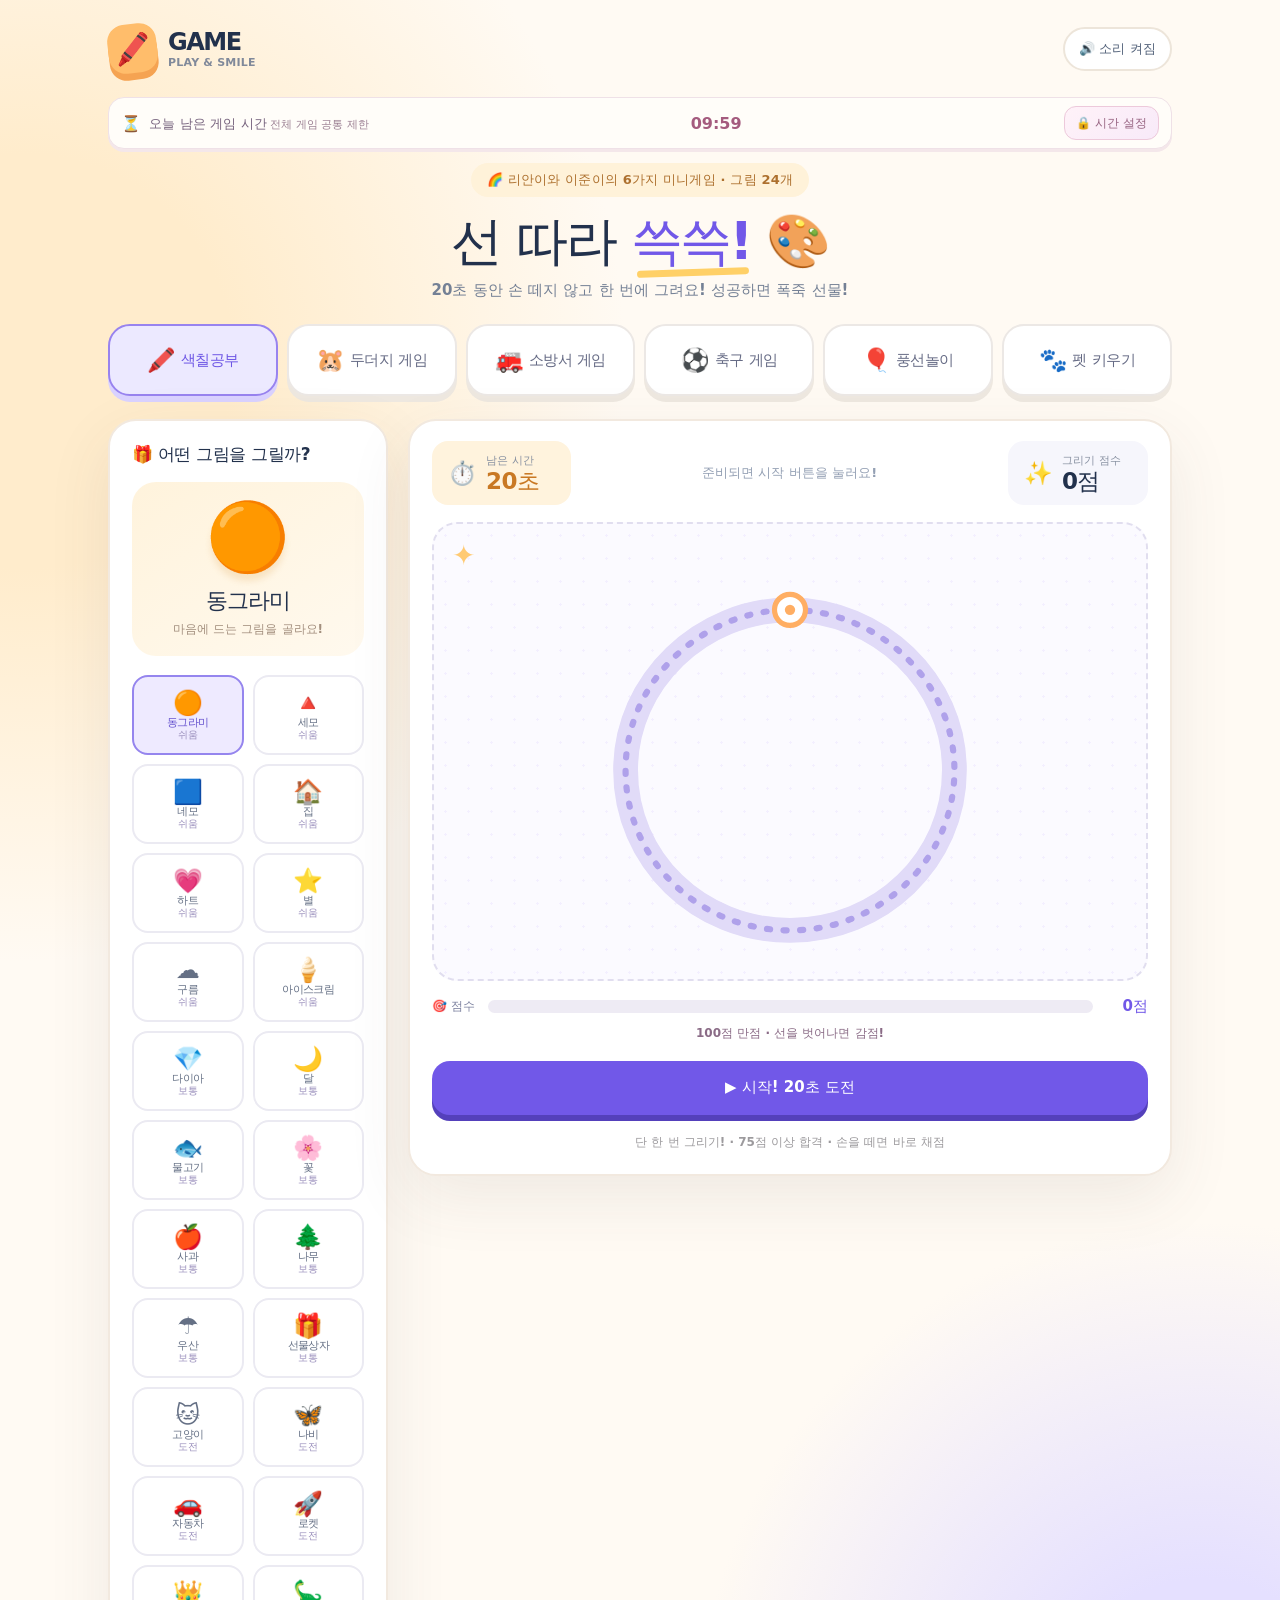
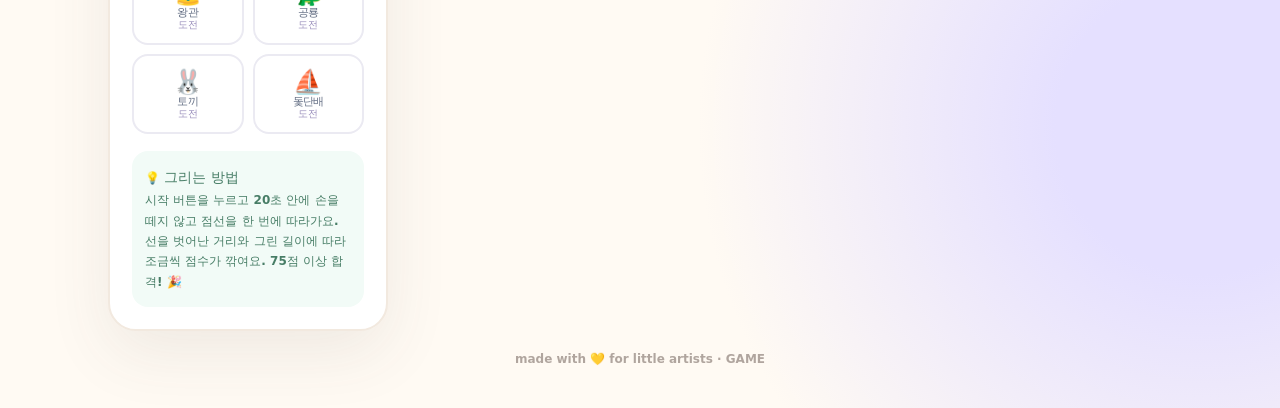
<file: index.html>
<!doctype html>
<html lang="ko">
<head>
<meta charset="utf-8">
<meta name="viewport" content="width=device-width, initial-scale=1, viewport-fit=cover">
<meta name="theme-color" content="#fff8ee">
<meta name="description" content="어린이를 위한 미니게임 6종: 그림 따라 그리기, 두더지, 소방서, 축구, 풍선놀이와 10종 캐릭터 다마고치 펫 키우기.">
<title>Game · 키즈 플레이 아케이드</title>
<meta name="apple-mobile-web-app-capable" content="yes">
<meta name="apple-mobile-web-app-status-bar-style" content="default">
<meta name="apple-mobile-web-app-title" content="리안·이준 GAME">
<link rel="apple-touch-icon" sizes="192x192" href="/icons/game-192.png?v=20261031">
<link rel="icon" type="image/png" sizes="192x192" href="/icons/game-192.png?v=20261031">
<link rel="manifest" href="/manifest.webmanifest">
<style>
:root{--ink:#22314c;--muted:#80899a;--purple:#7158e8;--orange:#ff8b4a;--cream:#fff8ee;--stroke:#e9e3d9;--green:#23ad83;--red:#ec5266;--shadow:0 22px 65px rgba(81,71,64,.09);font-family:ui-rounded,"Apple SD Gothic Neo","Malgun Gothic",system-ui,sans-serif;font-synthesis:none}
*{box-sizing:border-box}body{margin:0;min-height:100dvh;background:radial-gradient(circle at 2% 18%,#ffeccc 0 10%,transparent 29%),radial-gradient(circle at 94% 86%,#e5e0ff 0 7%,transparent 24%),#fffaf3;color:var(--ink);overflow-x:hidden}button{font:inherit;cursor:pointer;border:0}button:focus-visible{outline:4px solid #93bdff;outline-offset:4px}button:disabled{cursor:default} .wrap{max-width:1120px;margin:auto;padding:24px 28px 42px}header{display:flex;align-items:center;justify-content:space-between;gap:16px;margin-bottom:24px}.brand{display:flex;align-items:center;gap:11px;text-decoration:none;color:inherit}.brandmark{width:49px;height:49px;border-radius:17px;background:#ffbd6b;display:grid;place-items:center;font-size:29px;box-shadow:0 7px 0 #f5a352;transform:rotate(-7deg)}.brandtext{font-size:24px;font-weight:1000;letter-spacing:-1.5px}.brandtext small{display:block;color:var(--muted);font-size:11px;font-weight:700;letter-spacing:.2px}.sound{display:flex;align-items:center;gap:8px;border:2px solid #ede5da;background:#fff;padding:11px 14px;border-radius:999px;font-size:13px;font-weight:850;color:#53627a}.hero{text-align:center;margin:4px 0 27px}.eyebrow{display:inline-flex;align-items:center;gap:7px;background:#fff2d9;color:#ad702e;border-radius:999px;padding:8px 16px;font-size:13px;font-weight:900;letter-spacing:.2px}.hero h1{font-size:clamp(34px,5vw,52px);font-weight:1000;letter-spacing:-2.6px;line-height:1.2;margin:13px 0 9px}.hero h1 em{font-style:normal;color:var(--purple);position:relative}.hero h1 em:after{content:"";position:absolute;left:5%;right:2%;height:7px;border-radius:10px;background:#ffd067;bottom:-5px;transform:rotate(-2deg);z-index:-1}.hero p{margin:0;color:#748095;font-size:15px;font-weight:700}.layout{display:grid;grid-template-columns:280px minmax(0,1fr);gap:20px;align-items:start}.side,.play{border:2px solid #f2e9df;background:#fff;border-radius:28px;box-shadow:var(--shadow)}.side{padding:22px}.section-title{font-size:17px;font-weight:1000;margin:0 0 16px;letter-spacing:-.5px}.active-shape{text-align:center;padding:17px 10px 18px;background:linear-gradient(145deg,#fff3dc,#fff9ee);border-radius:24px;margin-bottom:19px}.shape-emoji{font-size:67px;line-height:1.15;display:block;filter:drop-shadow(0 7px 3px #eabf8055);animation:float 3s ease-in-out infinite}.active-shape h2{font-size:22px;margin:10px 0 5px;letter-spacing:-1px}.active-shape p{font-size:12px;color:#a38f7e;margin:0;font-weight:750}.shapes-grid{display:grid;grid-template-columns:repeat(2,minmax(0,1fr));gap:9px}.shape-btn{border-radius:16px;border:2px solid #ebeaf2;background:#fff;padding:11px 4px;min-height:68px;display:flex;align-items:center;justify-content:center;flex-direction:column;gap:4px;color:#657085;font-size:12px;font-weight:900;transition:transform .18s,border-color .18s,background .18s}.shape-btn span{font-size:24px;line-height:1}.shape-btn:hover:not(:disabled){transform:translateY(-2px)}.shape-btn.selected{background:#eeeaff;border-color:#9585ee;color:#6451ce}.shape-btn:disabled:not(.selected){opacity:.42}.tip{background:#f2fbf7;border-radius:16px;padding:15px 13px;margin-top:17px;color:#477d66;font-weight:800;font-size:12px;line-height:1.7}.tip strong{font-size:14px}.play{padding:20px 22px 23px;position:relative;overflow:hidden}.stats{display:flex;align-items:center;gap:12px;justify-content:space-between;margin-bottom:17px}.stat{border-radius:16px;background:#f6f6fc;padding:12px 16px;min-width:110px;display:flex;align-items:center;gap:9px}.stat-icon{font-size:23px}.stat small{display:block;font-size:11px;color:#8790a0;font-weight:850;margin-bottom:2px}.stat b{font-size:23px;line-height:1;font-weight:1000;letter-spacing:-.6px}.stat.timer{background:#fff3dd;color:#c97823;min-width:139px}.stat.timer.danger{background:#fff0f1;color:var(--red);animation:pulse .85s infinite}.stat.timer.danger b{color:var(--red)}.stat.score{min-width:140px}.mid-instruction{text-align:center;font-size:13px;color:#94a0b4;font-weight:850}.board-outer{border:2px dashed #e1deef;border-radius:25px;background:radial-gradient(circle,#f3efff 1.3px,transparent 1.3px) 0 0 /23px 23px,#fbfaff;position:relative;overflow:hidden;isolation:isolate}.board-outer:before,.board-outer:after{position:absolute;content:"✦";color:#ffca73;font-size:28px;left:18px;top:15px;z-index:0}.board-outer:after{display:none!important;content:none!important}.board-svg{position:relative;z-index:1;display:block;width:100%;max-height:455px;aspect-ratio:500/440;touch-action:none;cursor:crosshair;user-select:none;-webkit-user-select:none}.guide-base{fill:none;stroke:#e1dbf8;stroke-width:24;stroke-linecap:round;stroke-linejoin:round;pointer-events:none}.guide-dash{fill:none;stroke:#afa1ea;stroke-width:6;stroke-dasharray:3 13;stroke-linecap:round;stroke-linejoin:round;pointer-events:none}.drawn-line{fill:none;stroke:#6d57e8;stroke-width:18;stroke-linecap:round;stroke-linejoin:round;pointer-events:none}.start-marker{fill:#fff;stroke:#ffae63;stroke-width:5;pointer-events:none}.start-dot{fill:#ffae63;pointer-events:none}.drawing-hint{position:absolute;top:14px;left:50%;transform:translateX(-50%);z-index:2;padding:9px 15px;border-radius:999px;background:#fff;box-shadow:0 3px 14px #43385a10;font-size:12px;font-weight:850;color:#7d71ab;pointer-events:none;white-space:nowrap}.board-outer.playing .drawing-hint{opacity:.7}#board::after,#drawingHint,#remainingAlert{display:none!important}.remaining-alert{position:absolute;z-index:5;left:50%;top:49px;transform:translateX(-50%);background:#e94c5f;color:white;border-radius:999px;font-size:14px;font-weight:950;padding:10px 17px;white-space:nowrap;box-shadow:0 8px 24px #eb526644;animation:shake .36s infinite alternate}.remaining-alert[hidden]{display:none}.progress-area{margin-top:16px;display:flex;align-items:center;gap:13px}.progress-label{white-space:nowrap;font-size:12px;font-weight:900;color:#7e83a0}.progress-track{flex:1;background:#eeebf4;border-radius:99px;height:13px;overflow:hidden}.progress-fill{width:0;height:100%;background:linear-gradient(90deg,#f4a2ba,#8b75f9);border-radius:inherit;transition:width .15s}.progress-number{font-weight:1000;color:var(--purple);font-size:15px;min-width:42px;text-align:right}.controls{display:flex;gap:10px;margin-top:17px}.btn{min-height:54px;border-radius:18px;padding:0 19px;font-size:15px;font-weight:1000;transition:transform .15s,opacity .15s}.btn:hover:not(:disabled){transform:translateY(-2px)}.primary{background:#7158e8;color:white;box-shadow:0 6px 0 #5440bb;flex:1}.primary:active:not(:disabled){transform:translateY(4px);box-shadow:0 2px 0 #5440bb}.secondary{background:#fff0db;color:#ac703e;min-width:105px}.btn:disabled{opacity:.38;box-shadow:none}.footnote{font-size:12px;color:#9c9a9d;text-align:center;font-weight:650;margin:19px 0 0}.result-overlay{position:absolute;inset:0;z-index:15;display:flex;align-items:center;justify-content:center;background:rgba(255,252,255,.95);backdrop-filter:blur(5px);padding:22px}.result-overlay[hidden]{display:none}.result-card{text-align:center;width:min(100%,430px);animation:popIn .45s both}.result-sticker{display:grid;place-items:center;width:134px;height:134px;margin:0 auto 15px;border-radius:38px;background:#fff2d9;font-size:78px;transform:rotate(-6deg);box-shadow:0 8px 0 #ffe0a2}.result-overlay.win .result-sticker{background:#edfce9;box-shadow:0 8px 0 #cff2c8}.result-overlay.timeout .result-sticker{background:#ffe2e0;box-shadow:0 8px 0 #f6bbbb;animation:boom .75s both}.result-card h2{font-size:36px;font-weight:1000;letter-spacing:-1.5px;margin:8px 0 5px}.result-card p{font-size:15px;font-weight:800;color:#778297;line-height:1.65;margin:5px 0 10px}.result-percentage{display:inline-flex;gap:6px;align-items:center;padding:9px 20px;border-radius:99px;background:#f0ecff;color:#6d57e8;font-size:20px;font-weight:1000;margin:5px 0 20px}.result-buttons{display:flex;justify-content:center;gap:10px}.result-buttons .btn{flex:1;max-width:190px}.confetti{pointer-events:none;position:fixed;z-index:100;inset:0;overflow:hidden}.confetti-piece{position:absolute;left:50%;top:50%;width:9px;height:14px;border-radius:3px;opacity:0;animation:burst var(--dur) ease-out var(--delay) forwards;transform-origin:center}.win-spark{font-size:26px;letter-spacing:7px;margin-bottom:8px}.bomb-flash{position:fixed;inset:0;z-index:90;background:#ffcf83;pointer-events:none;animation:flash .6s forwards}.copyright{text-align:center;margin-top:21px;color:#b0a59e;font-size:12px;font-weight:750}@keyframes float{50%{transform:translateY(-5px) rotate(5deg)}}@keyframes pulse{50%{transform:scale(1.045)}}@keyframes shake{from{transform:translateX(-52%) rotate(-2deg)}to{transform:translateX(-48%) rotate(2deg)}}@keyframes popIn{from{opacity:0;transform:scale(.84) translateY(16px)}to{opacity:1;transform:scale(1) translateY(0)}}@keyframes boom{0%{transform:scale(.2) rotate(-25deg);filter:brightness(4)}55%{transform:scale(1.16) rotate(9deg)}100%{transform:scale(1) rotate(-6deg)}}@keyframes flash{0%{opacity:0}17%{opacity:.7}100%{opacity:0}}@keyframes burst{0%{transform:translate(0,0) rotate(0);opacity:1}12%{opacity:1}100%{transform:translate(var(--dx),var(--dy)) rotate(var(--rotate));opacity:0}}@media (max-width:820px){.layout{grid-template-columns:1fr}.side{order:2}.play{order:1}.active-shape{display:none}.side{padding:18px}.shapes-grid{grid-template-columns:repeat(4,minmax(0,1fr))}.tip{margin-top:10px}.hero{margin-bottom:20px}}@media (max-width:540px){.wrap{padding:14px 12px 24px}header{margin-bottom:16px}.brandmark{width:40px;height:40px;font-size:24px}.brandtext{font-size:20px}.sound{padding:10px;font-size:12px}.hero h1{font-size:35px;letter-spacing:-2px;margin-top:8px}.hero p{font-size:12px}.eyebrow{padding:6px 13px;font-size:11px}.layout{gap:15px}.play{padding:13px;border-radius:23px}.stats{gap:5px;margin-bottom:11px}.stat{min-width:0!important;flex:1;padding:10px 8px;gap:5px;border-radius:12px}.stat b{font-size:19px}.stat small{font-size:10px}.stat-icon{font-size:18px}.mid-instruction{display:none}.board-outer{border-radius:18px}.drawing-hint{top:9px;font-size:10px;padding:7px 10px}.board-svg{max-height:none}.remaining-alert{top:40px}.progress-area{margin-top:12px;gap:7px}.progress-label{font-size:10px}.progress-number{font-size:12px}.controls{gap:8px;margin-top:13px}.btn{min-height:51px;font-size:13px;padding:0 10px}.secondary{min-width:90px}.result-sticker{width:105px;height:105px;font-size:60px;border-radius:30px}.result-card h2{font-size:29px}.result-card p{font-size:13px}.shape-btn{padding:7px 3px;min-height:59px}.shape-btn span{font-size:22px}.footnote{font-size:11px;margin-top:14px}}
.shape-btn span:nth-child(2){white-space:nowrap;letter-spacing:-.65px;font-size:11px}.shape-btn .level-label{font-size:10px!important;font-weight:850;color:#9a8fbc}.shape-btn:has(.level-label) {min-height:80px;gap:2px}.shape-btn .level-label:last-child{font-size:10px}@media (max-width:540px){.shape-btn span:nth-child(2){font-size:10px}.shape-btn:has(.level-label){min-height:71px}}@media(prefers-reduced-motion:reduce){*,*:before,*:after{animation-duration:.01ms!important;transition-duration:.01ms!important}}
.board-outer,.board-svg{touch-action:none!important;-webkit-touch-callout:none;overscroll-behavior:contain}
.trace-penalties{text-align:center;color:#8a6b86;font-size:12px;font-weight:850;margin:8px 4px 0;line-height:1.6;min-height:18px}
.trace-result-detail{background:#f7f4ff;border-radius:13px;color:#5e527b!important;padding:9px 12px;font-size:12px!important;margin:0 0 17px!important;line-height:1.6}
@media(max-width:540px){.trace-penalties{font-size:10px}.trace-result-detail{font-size:11px!important}}
</style>
<link rel="stylesheet" href="/arcade.css?v=12">
<style>
#gardenScreen{padding:0!important;overflow:visible!important}
#gardenScreen > :not(.garden-match-embed){display:none!important}
#gardenScreen .garden-match-embed{display:block;width:100%;height:1120px;min-height:950px;background:#fff9fc;border:0;border-radius:20px}
@media(max-width:540px){#gardenScreen .garden-match-embed{height:1240px;border-radius:16px}}
#petScreen{padding:0!important;overflow:visible!important}
#petHouseEmbed{display:block;border:0;border-radius:22px;background:#fff9f6;width:100%;height:1200px;min-height:0}
@media(max-width:540px){#petHouseEmbed{border-radius:16px;height:1200px;min-height:0}}

/* Whole-arcade parent timer, iPhone safe area and lock-screen. */
.parent-timer{display:flex;align-items:center;justify-content:space-between;gap:8px;max-width:100%;margin:9px 0 14px;padding:8px 12px;border-radius:16px;background:#fffdf9;border:1px solid #efe1e7;box-shadow:0 3px 0 #f4e7ea}
.parent-timer .parent-timer-left{display:flex;align-items:center;gap:8px;min-width:0}
.parent-timer strong{font-size:13px;color:#76627d}
.parent-timer small{font-size:11px;color:#9c8093}
.parent-timer-clock{font-size:16px;font-variant-numeric:tabular-nums;font-weight:900;color:#a45b7e;white-space:nowrap}
.parent-timer button{min-height:34px;padding:7px 11px;border:1px solid #edc9db;background:linear-gradient(140deg,#fff2f8,#f8eaf9);border-radius:12px;font-size:12px;font-weight:900;color:#976381;white-space:nowrap}
#gameTimeGate[hidden],#timePinForm[hidden],#timeSettings[hidden]{display:none!important}
#gameTimeGate{position:fixed;inset:0;z-index:99999;background:#262035e8;display:flex;align-items:center;justify-content:center;padding:calc(18px + env(safe-area-inset-top)) 18px calc(18px + env(safe-area-inset-bottom));overscroll-behavior:contain}
.time-gate-card{max-width:420px;width:100%;background:linear-gradient(145deg,#fffcf9,#fff1fb);border:3px solid #fff;border-radius:28px;padding:25px 19px;text-align:center;box-shadow:0 20px 65px #100e186b}
.time-gate-icon{font-size:52px;line-height:1.3}
.time-gate-card h2{font-size:25px;line-height:1.25;color:#644a70;margin:5px 0 8px}
.time-gate-card p{font-size:13px;line-height:1.55;color:#987a96;margin:7px 0 17px}
#timePinForm{display:grid;gap:12px}
#timePin{font-size:21px;text-align:center;letter-spacing:5px;width:100%;height:53px;border:2px solid #e7bfda;border-radius:15px;background:#fff;color:#59465b}
#timePinForm button,#timeSettingsForm button{min-height:49px;border:0;border-radius:14px;background:#ec8bba;color:#fff;font-size:15px;font-weight:900}
#timeGateError{min-height:12px;color:#c94664;font-size:12px;font-weight:800}
#timeGateDismiss{margin:12px auto 0;border:0;background:transparent;color:#84718a;font-weight:900;font-size:13px;padding:10px}
#timeSettingsForm{display:grid;gap:10px;text-align:left}
#timeSettingsForm label{font-size:13px;color:#806788;font-weight:900}
#timeLimitSelect{height:49px;background:#fff;border:2px solid #ead3e6;border-radius:14px;padding:7px 11px;font-size:16px;font-weight:700}
.time-gate-warning{font-size:11px!important;opacity:.85;margin-top:14px!important}
#timeGateNotice{color:#ab7d94;font-size:12px;min-height:8px}
@media(max-width:480px){.parent-timer{padding:8px;margin:5px 0 10px}.parent-timer strong{font-size:11px}.parent-timer small{display:none}.parent-timer-clock{font-size:15px}}
</style>
</head>
<body>
<script>
/* Lock the visual playfield while a timed game is running, including iOS Safari.
   Lock/unlock restores document scroll exactly and never alters game timers. */
(function(){
 let current=null,previous=null;
 function scrollTarget(id,offset){
  const target=document.getElementById(id);
  const y=window.scrollY||document.documentElement.scrollTop||0;
  if(!target)return y;
  const max=Math.max(0,document.documentElement.scrollHeight-window.innerHeight);
  return Math.max(0,Math.min(max,Math.round(y+target.getBoundingClientRect().top-offset)));
 }
 function unlock(owner){
  if(!current||(owner&&current!==owner))return;
  const state=previous;current=null;previous=null;
  if(!state)return;
  document.body.style.cssText=state.body;
  document.documentElement.style.cssText=state.html;
  window.scrollTo(0,state.y);
 }
 function lock(owner,id,offset=64){
  if(current===owner)return;
  if(current)unlock();
  const y=scrollTarget(id,offset);
  previous={body:document.body.style.cssText,html:document.documentElement.style.cssText,y};
  current=owner;
  document.documentElement.style.overflow='hidden';
  document.documentElement.style.overscrollBehavior='none';
  const body=document.body;
  body.style.position='fixed';
  body.style.top='-'+y+'px';
  body.style.left='0';
  body.style.right='0';
  body.style.width='100%';
  body.style.overflow='hidden';
  body.style.overscrollBehavior='none';
 }
 function blockScroll(e){if(current&&e.cancelable)e.preventDefault();}
 // Passive touch handlers cannot prevent rubber-band scrolling on iPhones.
 document.addEventListener('touchmove',blockScroll,{capture:true,passive:false});
 document.addEventListener('wheel',blockScroll,{capture:true,passive:false});
 window.addEventListener('pagehide',()=>unlock());
 window.GamePlayLock={lock,unlock,getOwner:()=>current};
})();
</script>
<div class="wrap">
<header><a href="/" class="brand" aria-label="Game 홈"><span class="brandmark">🖍️</span><span class="brandtext">GAME<small>PLAY & SMILE</small></span></a><button id="soundBtn" type="button" class="sound" aria-label="소리 켜기 또는 끄기">🔊 소리 켜짐</button></header>
<div class="parent-timer" role="group" aria-label="오늘의 게임 시간"><div class="parent-timer-left"><span aria-hidden="true">⏳</span><div><strong>오늘 남은 게임 시간</strong><small> 전체 게임 공통 제한</small></div></div><span id="timeRemaining" class="parent-timer-clock" aria-live="off">10:00</span><button type="button" id="timeParentOpen">🔒 시간 설정</button></div>
<div class="hero"><div class="eyebrow">🌈 리안이와 이준이의 6가지 미니게임 · 그림 24개</div><h1 id="heroTitle">선 따라 <em>쓱쓱!</em> 🎨</h1><p id="heroDesc">20초 동안 손 떼지 않고 한 번에 그려요! 성공하면 폭죽 선물!</p></div>
<nav class="game-tabs" role="tablist" aria-label="게임 선택">
 <button type="button" class="game-tab active" id="tab-trace" role="tab" aria-selected="true" aria-controls="tracingScreen" data-game="trace"><span class="tab-emoji">🖍️</span><span>색칠공부</span></button>
 <button type="button" class="game-tab" id="tab-mole" role="tab" aria-selected="false" aria-controls="moleScreen" data-game="mole"><span class="tab-emoji">🐹</span><span>두더지 게임</span></button>
 <button type="button" class="game-tab" id="tab-fire" role="tab" aria-selected="false" aria-controls="fireScreen" data-game="fire"><span class="tab-emoji">🚒</span><span>소방서 게임</span></button>
 <button type="button" class="game-tab" id="tab-soccer" role="tab" aria-selected="false" aria-controls="soccerScreen" data-game="soccer"><span class="tab-emoji">⚽</span><span>축구 게임</span></button>
 <button type="button" class="game-tab" id="tab-garden" role="tab" aria-selected="false" aria-controls="gardenScreen" data-game="garden"><span class="tab-emoji">🎈</span><span>풍선놀이</span></button>
 <button type="button" class="game-tab" id="tab-pet" role="tab" aria-selected="false" aria-controls="petScreen" data-game="pet"><span class="tab-emoji">🐾</span><span>펫 키우기</span></button>
</nav>
<main class="layout" id="tracingScreen" role="tabpanel" aria-labelledby="tab-trace">
<aside class="side" aria-label="그림 고르기"><h2 class="section-title">🎁 어떤 그림을 그릴까?</h2><div class="active-shape"><span class="shape-emoji" id="shapeEmoji">☀️</span><h2 id="shapeName">동그라미</h2><p>마음에 드는 그림을 골라요!</p></div><div id="shapesGrid" class="shapes-grid"></div><div class="tip">💡 <strong>그리는 방법</strong><br>시작 버튼을 누르고 20초 안에 손을 떼지 않고 점선을 한 번에 따라가요. 선을 벗어난 거리와 그린 길이에 따라 조금씩 점수가 깎여요. <b>75점 이상</b> 합격! 🎉</div></aside>
<section class="play" aria-label="따라 그리기 게임"><div class="stats"><div class="stat timer" id="timerBox"><span class="stat-icon">⏱️</span><span><small>남은 시간</small><b id="timer" aria-live="off">20초</b></span></div><div class="mid-instruction" id="statusText">준비되면 시작 버튼을 눌러요!</div><div class="stat score"><span class="stat-icon">✨</span><span><small>그리기 점수</small><b id="score">0점</b></span></div></div>
<div class="board-outer" id="board"><span id="drawingHint" class="drawing-hint" hidden aria-hidden="true"></span><div id="remainingAlert" class="remaining-alert" role="status" hidden>⏰ 20초 남았어요! 틱탁 틱탁!</div><svg id="drawSvg" class="board-svg" viewBox="0 0 500 440" xmlns="http://www.w3.org/2000/svg" aria-label="모양을 따라 그리는 공간"><path id="guideBase" class="guide-base"/><path id="guideDash" class="guide-dash"/><g id="ink"></g><circle id="startCircle" class="start-marker" r="15"/><circle id="startDot" class="start-dot" r="5"/></svg></div>
<div class="progress-area"><span class="progress-label">🎯 점수</span><div class="progress-track"><div class="progress-fill" id="progressFill"></div></div><strong id="progressNumber" class="progress-number">0점</strong></div>
<div id="tracePenalty" class="trace-penalties" aria-live="off">100점 만점 · 선을 벗어나면 감점!</div>
<div class="controls"><button id="startBtn" class="btn primary">▶ 시작! 20초 도전</button><button id="clearBtn" class="btn secondary" disabled>↺ 다시 그리기</button><button id="finishBtn" class="btn primary" disabled>✓ 완성했어요!</button></div><p class="footnote">단 한 번 그리기! · 75점 이상 합격 · 손을 떼면 바로 채점</p>
<div id="resultOverlay" class="result-overlay" role="dialog" aria-modal="true" aria-labelledby="resultTitle" hidden><div class="result-card"><div class="win-spark" id="resultStars"></div><div class="result-sticker" id="resultEmoji">🎉</div><h2 id="resultTitle">참 잘했어요!</h2><p id="resultDescription">멋지게 그렸어요!</p><div class="result-percentage" id="resultPercent">⭐ 95점</div><p class="trace-result-detail" id="resultBreakdown"></p><div class="result-buttons"><button class="btn secondary" id="retryBtn">↺ 다시 도전</button><button class="btn primary" id="nextBtn">다른 그림 ➜</button></div></div></div>
</section></main>
<section id="moleScreen" class="arcade-screen mole-screen" role="tabpanel" aria-labelledby="tab-mole" hidden>
 <div class="arcade-intro"><div><span class="arcade-tag mole-tag">🕹️ ARCADE · 60 SEC</span><h2>🐹 두더지 팡팡!</h2><p>처음 8초는 1마리! 이후 천천히 늘어나 최대 5마리까지 동시에 등장해요!</p></div><span class="arcade-bubble" aria-hidden="true">🔨</span></div>
 <div class="arcade-stats"><div><small>⏳ 남은 시간</small><strong id="moleTime">60초</strong></div><div><small>🏆 점수</small><strong id="moleScore">0점</strong></div><div><small>🔥 연속 성공</small><strong id="moleCombo">0</strong></div></div>
 <div class="mole-rules"><span>🐾 두더지 <strong>+10~30점</strong></span><span>🐱 고양이 <strong>−20점</strong></span><span>⚡ 후반엔 <strong>최대 5마리 동시!</strong></span></div>
 <div class="mole-arena" id="moleArena">
  <div class="mole-stars" aria-hidden="true">✦ 🎪 ✨ ⭐ ✦</div>
  <div class="mole-grid" id="moleGrid" aria-label="두더지 구멍 9개"></div>
  <div class="mole-hammer" id="moleHammer" aria-hidden="true">🔨</div>
  <div class="mole-pop" id="molePop" aria-hidden="true"></div>
 </div>
 <div class="arcade-actions"><button type="button" class="arcade-action mole-action" id="moleStart">▶ 두더지 게임 시작</button><span id="moleTip" class="action-tip">두더지는 +점수, 고양이는 −20점! 여러 마리가 동시에 나와요 🐱</span></div>
 <div class="arcade-result mole-result" id="moleResult" hidden role="status">
  <span id="moleResultEmoji">🎉</span><h3 id="moleResultTitle">끝!</h3><p id="moleResultDetail"></p>
  <div class="save-record mole-save-record">
   <label for="molePlayer">🏅 내 선수 이름</label>
   <div class="save-row"><input id="molePlayer" maxlength="12" autocomplete="nickname" placeholder="예: 리안이, 이준이" aria-label="기록에 저장할 이름" /><button type="button" id="moleSave">💾 기록 저장</button></div>
   <p id="moleSaveMsg" role="status" aria-live="polite"></p>
  </div>
  <button type="button" id="moleAgain" class="arcade-action mole-action">🔄 또 도전하기</button>
 </div>
 <div class="leaderboard mole-leaderboard">
  <div class="leaderboard-head"><div><h3>🏆 두더지 게임 순위표</h3><p>60초 동안 획득한 점수순 · 동점이면 두더지를 많이 잡은 순 · 이 기기 기록</p></div>
   <button type="button" class="board-refresh" id="moleRankRefresh" aria-label="두더지 순위 새로고침">↻</button>
  </div>
  <ol id="moleRankList" class="rank-list"><li class="rank-empty">첫 번째 두더지왕에 도전해 보세요!</li></ol>
 </div>
</section>
<section id="fireScreen" class="arcade-screen fire-screen" role="tabpanel" aria-labelledby="tab-fire" hidden>
 <div class="arcade-intro"><div><span class="arcade-tag fire-tag">🚨 FIRE STATION · 60 SEC</span><h2>🚒 출동! 꼬마 소방관</h2><p>🔥 불을 끄고, 🧒 사람을 발견하면 🚒 소방차로 구조해요!</p></div><span class="arcade-bubble" aria-hidden="true">🧑‍🚒</span></div>
 <div class="arcade-stats fire-stats"><div><small>⏳ 남은 시간</small><strong id="fireTime">60초</strong></div><div><small>💧 불 끈 횟수</small><strong id="fireHits">0</strong></div><div><small>🏆 점수</small><strong id="fireScore">0점</strong></div><div><small>🏠 탄 집</small><strong id="fireBurns">0</strong></div></div>
 <div class="fire-difficulty" id="fireDifficulty" role="status" aria-live="polite">🌱 1단계 · 한 곳씩 불이 나요</div>
 <div class="fire-rescue-status"><span>🛟 구조 성공 <strong id="fireRescued">0명</strong></span><span>🧒 사람 발견 → <b>🚒 소방차</b> 선택 → 사람 있는 창문 터치!</span></div>
 <div class="fire-scene" id="fireScene">
  <div class="fire-sky"><span>☀️</span><span>☁️</span><span>☁️</span></div>
  <div class="fire-apartment"><div class="fire-roof"><span>🏢 햇살 아파트</span><span class="roof-light">🚨</span></div><div class="fire-windows" id="fireWindows" aria-label="아파트 창문 25개"></div><div class="fire-lobby">🚪 <span>햇살 아파트 · 안전 제일!</span> 🌼</div></div>
  <button type="button" id="fireTruck" class="fire-truck" aria-pressed="false" aria-label="🚒 사다리차 선택하여 사람 구조하기">🚒<small>사다리차</small></button>
  <div class="fire-ground" aria-hidden="true">🌳　🌼　🌿　🌻　🌳</div>
  <div class="fire-ladder" id="fireLadder" hidden aria-hidden="true"><div class="ladder-rail"><span class="ladder-firefighter">👨‍🚒</span><span class="ladder-passenger">🧒</span></div></div>
  <div class="fire-rescue-pop" id="fireRescuePop" aria-hidden="true"></div>
  <div class="fire-splash" id="fireSplash" aria-hidden="true"></div>
 </div>
 <div class="arcade-actions"><button type="button" class="arcade-action fire-action" id="fireStart">▶ 소방서 게임 시작</button><span id="fireTip" class="action-tip">불 🔥 터치=진화 · 사람 🧒 발견=소방차🚒 → 창문 터치!</span></div>
 <div class="arcade-result fire-result" id="fireResult" hidden role="status"><span id="fireResultEmoji">🏆</span><h3 id="fireResultTitle">구조 활동 완료!</h3><p id="fireResultDetail"></p>
  <div class="save-record"><label for="firePlayer">내 소방관 이름</label><div class="save-row"><input id="firePlayer" maxlength="12" autocomplete="nickname" placeholder="예: 용감한 소방관" /><button type="button" id="fireSave">💾 기록 저장</button></div><p id="fireSaveMsg" role="status" aria-live="polite"></p></div>
  <button type="button" id="fireAgain" class="arcade-action fire-action">🔄 다시 출동!</button>
 </div>
 <div class="leaderboard"><div class="leaderboard-head"><div><h3>🏅 소방관 명예의 전당</h3><p>이 기기의 기록을 저장해 순위를 확인해요</p></div><button type="button" class="board-refresh" id="rankRefresh" aria-label="순위 새로고침">↻</button></div><ol id="fireRankList" class="rank-list"><li class="rank-empty">아직 기록이 없어요. 첫 번째 소방관이 되어 주세요!</li></ol></div>
</section>
<section id="soccerScreen" class="arcade-screen soccer-screen" role="tabpanel" aria-labelledby="tab-soccer" hidden>
 <div class="arcade-intro"><div><span class="arcade-tag soccer-tag">⚽ PENALTY SHOOTOUT · 5 SHOTS</span><h2>⚽ 승부차기 챌린지!</h2><p>5번의 승부차기! 6→5→5→4→4곳 중 선택하세요. 골키퍼는 선택 전에 막을 방향을 정해요!</p></div><span class="arcade-bubble soccer-bubble" aria-hidden="true">🏆</span></div>
 <div class="arcade-stats soccer-stats"><div><small>⏳ 슛 남은 시간</small><strong id="soccerTime">10초</strong></div><div><small>⚽ 남은 슈팅</small><strong id="soccerRemaining">5개</strong></div><div><small>🥅 성공한 골</small><strong id="soccerGoals">0 / 5</strong></div></div>
 <div id="soccerProgress" class="soccer-progress" aria-label="다섯 번 슈팅 기록">⚽ ⚽ ⚽ ⚽ ⚽</div>
 <div class="soccer-level-banner" id="soccerLevelBanner" aria-live="polite"><span id="soccerStage">1단계</span><strong id="soccerChoices">6개 방향 중 슈팅!</strong><small>선택 가능한 곳을 노려요 · 키퍼는 선택 전 방향 확정</small></div>
 <div id="soccerArena" class="soccer-arena" aria-label="축구 골대와 단계별로 좁아지는 슈팅 방향">
  <div class="soccer-fans" aria-hidden="true">🏟️　🎺　🙌　⭐　🙌　🎉</div>
  <div class="soccer-stadium-board" aria-hidden="true"><span>🏆 KIDS CUP</span><span>⚽ PENALTY</span></div>
  <div class="soccer-goal" id="soccerGoal">
   <div class="soccer-net" aria-hidden="true"></div><div class="soccer-net-flash" id="soccerNetFlash" aria-hidden="true"></div>
   <div class="soccer-zones" id="soccerZones" role="group" aria-label="슛할 방향 선택">
    <button type="button" class="soccer-zone" data-zone="0" aria-label="왼쪽 위로 슈팅"><span>↖</span><small>왼쪽 위</small></button>
    <button type="button" class="soccer-zone" data-zone="1" aria-label="가운데 위로 슈팅"><span>↑</span><small>센터 위</small></button>
    <button type="button" class="soccer-zone" data-zone="2" aria-label="오른쪽 위로 슈팅"><span>↗</span><small>오른쪽 위</small></button>
    <button type="button" class="soccer-zone" data-zone="3" aria-label="왼쪽 아래로 슈팅"><span>↙</span><small>왼쪽 아래</small></button>
    <button type="button" class="soccer-zone" data-zone="4" aria-label="가운데 아래로 슈팅"><span>↓</span><small>센터 아래</small></button>
    <button type="button" class="soccer-zone" data-zone="5" aria-label="오른쪽 아래로 슈팅"><span>↘</span><small>오른쪽 아래</small></button>
   </div>
   <div id="soccerKeeper" class="soccer-keeper" aria-hidden="true">
    <svg viewBox="0 0 110 146" xmlns="http://www.w3.org/2000/svg" aria-hidden="true">
      <defs><linearGradient id="keeperJersey" x1="0" y1="0" x2="1" y2="1"><stop stop-color="#ffe078"/><stop offset=".6" stop-color="#ffc142"/><stop offset="1" stop-color="#ee9935"/></linearGradient><radialGradient id="keeperSkin"><stop stop-color="#ffe5be"/><stop offset="1" stop-color="#ddaa8e"/></radialGradient></defs>
      <ellipse cx="55" cy="139" rx="37" ry="5" fill="#1b4334" opacity=".22"/>
      <g class="keeper-leg-left"><path d="M42 92 L31 128 L44 134 L58 105 Z" fill="#343963" stroke="#222b54" stroke-width="2"/><path d="M27 130 Q38 125 47 132 L49 140 L22 140 Z" fill="#fff9ec" stroke="#d6dae3" stroke-width="2"/></g>
      <g class="keeper-leg-right"><path d="M61 99 L71 131 L84 128 L74 91 Z" fill="#343963" stroke="#222b54" stroke-width="2"/><path d="M67 132 Q78 126 88 129 L93 140 L66 140 Z" fill="#fff9ec" stroke="#d6dae3" stroke-width="2"/></g>
      <path d="M36 78 L74 78 L75 104 Q55 110 35 103Z" fill="#24375b"/>
      <path d="M32 51 Q55 43 78 51 L83 91 Q53 99 27 90 Z" fill="url(#keeperJersey)" stroke="#cb8b32" stroke-width="2"/>
      <path d="M38 54 L72 54 M42 86 L69 86" stroke="#fff1bd" stroke-width="3" stroke-linecap="round"/><text x="55" y="80" text-anchor="middle" font-weight="900" font-size="22" fill="#8c5b28">1</text>
      <g class="keeper-arm-left"><path d="M33 55 Q20 56 14 81" fill="none" stroke="#ffc454" stroke-width="15" stroke-linecap="round"/><path d="M13 75 L5 77 Q-2 88 8 98 Q22 102 25 89 L23 79Z" fill="#fff" stroke="#77abc5" stroke-width="3"/><path d="M8 82 L7 92 M13 81 L13 94 M19 83 L19 92" stroke="#9bd3e5" stroke-width="2"/></g>
      <g class="keeper-arm-right"><path d="M76 55 Q92 56 97 81" fill="none" stroke="#ffc454" stroke-width="15" stroke-linecap="round"/><path d="M90 79 L86 88 Q89 102 102 98 Q113 91 105 77 L96 75Z" fill="#fff" stroke="#77abc5" stroke-width="3"/><path d="M93 82 L94 92 M99 81 L100 94 M104 82 L105 92" stroke="#9bd3e5" stroke-width="2"/></g>
      <rect x="48" y="42" width="14" height="13" rx="5" fill="#e5a783"/>
      <ellipse cx="55" cy="30" rx="24" ry="26" fill="url(#keeperSkin)" stroke="#d69c7e" stroke-width="2"/>
      <path d="M31 30 Q27 3 52 3 Q82 -2 80 27 L70 18 Q53 22 36 16Z" fill="#3c302d"/>
      <path d="M35 14 Q48 5 62 10" fill="none" stroke="#645048" stroke-width="3" opacity=".4"/>
      <ellipse cx="46" cy="30" rx="3.3" ry="4.4" fill="#342c2d"/><ellipse cx="65" cy="30" rx="3.3" ry="4.4" fill="#342c2d"/>
      <circle cx="45" cy="28.5" r="1.1" fill="white"/><circle cx="64" cy="28.5" r="1.1" fill="white"/>
      <path d="M49 42 Q55 47 62 41" fill="none" stroke="#af7063" stroke-width="2.6" stroke-linecap="round"/>
      <ellipse cx="34" cy="37" rx="5" ry="3.4" fill="#f2aaaa" opacity=".65"/><ellipse cx="76" cy="37" rx="5" ry="3.4" fill="#f2aaaa" opacity=".65"/>
    </svg>
    <div class="soccer-glove-ball" aria-hidden="true">⚽</div>
   </div>
  </div>
  <div class="soccer-pitch-decor" aria-hidden="true"><span class="soccer-pitch-circle"></span></div>
  <div class="soccer-speed-lines" id="soccerSpeedLines" aria-hidden="true"></div><div id="soccerBall" class="soccer-ball" aria-hidden="true">⚽</div><div id="soccerImpact" class="soccer-impact" aria-hidden="true"></div>
  <div id="soccerCelebration" class="soccer-celebration" aria-live="polite"></div>
 </div>
 <div class="soccer-caption" id="soccerInstruction" aria-live="polite">준비되면 시작하세요! 5번의 슈팅에 도전합니다.</div>
 <div class="arcade-actions"><button type="button" class="arcade-action soccer-action" id="soccerStart">▶ 축구 게임 시작</button><span class="action-tip">각 슛 10초 · 6→5→5→4→4곳 · 골키퍼가 몸을 던져 막아요!</span></div>
 <div class="arcade-result soccer-result" id="soccerResult" hidden role="status"><span id="soccerResultEmoji">🏆</span><h3 id="soccerResultTitle">승부차기 종료!</h3><p id="soccerResultDetail"></p>
  <div class="save-record"><label for="soccerPlayer">축구 선수 이름</label><div class="save-row"><input id="soccerPlayer" maxlength="12" autocomplete="nickname" placeholder="예: 슈팅왕" /><button type="button" id="soccerSave">💾 기록 저장</button></div><p id="soccerSaveMsg" role="status" aria-live="polite"></p></div>
  <button type="button" class="arcade-action soccer-action" id="soccerAgain">🔄 다시 도전하기</button>
 </div>
 <div class="leaderboard soccer-leaderboard"><div class="leaderboard-head"><div><h3>🏅 승부차기 명예의 전당</h3><p>5번 중 성공한 골이 많은 선수 우선 · 동점이면 빠른 슈팅 우선 · 이 기기 기록</p></div><button type="button" class="board-refresh" id="soccerRankRefresh" aria-label="축구 순위 새로고침">↻</button></div>
 <ol id="soccerRankList" class="rank-list"><li class="rank-empty">첫 번째 승부차기 기록을 만들어 보세요!</li></ol></div>
</section>
<section id="petScreen" class="arcade-screen" role="tabpanel" aria-labelledby="tab-pet" hidden>
 <iframe id="petHouseEmbed" title="포근포근 펫하우스 — 10가지 귀여운 캐릭터 키우기" src="/pet-care.html?v=pet-room-visible-20261101" loading="eager" scrolling="no" referrerpolicy="same-origin"></iframe>
</section>
<section id="gardenScreen" class="arcade-screen garden-screen" role="tabpanel" aria-labelledby="tab-garden" hidden>
 <iframe id="gardenMatchEmbed" class="garden-match-embed" src="/balloon-match.html?v=easy-75s-20261031" title="김리안과 권이준의 30초 풍선 짝맞추기" loading="eager" scrolling="no"></iframe>
 <div class="arcade-intro garden-intro"><div><span class="arcade-tag garden-tag">🎈 RIAN & IJUN BALLOON PARTY</span><h2>🌈 리안이와 이준이의 풍선 보물파티!</h2><p>위의 색과 같은 풍선을 찾아 팡! 선물상자도 열어 봐요!</p></div><span class="arcade-bubble garden-bubble" aria-hidden="true">🎁</span></div>
 <div class="garden-topbar">
  <div class="garden-target-panel"><div class="garden-target-instruction">👀 이 색을 찾아요!</div><div id="gardenTargetColor" class="garden-target-balloon" aria-label="찾아야 할 풍선 색깔"></div></div>
  <div class="garden-counter-panel"><small>⭐ 찾은 풍선</small><strong id="gardenCount">0 / 6</strong><span id="gardenProgress">🎈 🎈 🎈 🎈 🎈 🎈</span></div>
 </div>
 <div class="garden-photo-stage" id="gardenScene">
  <div class="garden-photo-heroes">
   <div class="garden-photo-hero rian" id="gardenRian">
    <span class="garden-photo-sticker rian-sticker"><img src="[data-uri]" alt="김리안 사진" decoding="async" /><span class="garden-sticker-crown" aria-hidden="true">🌸</span></span>
    <span class="garden-photo-name">🌸 김리안</span><span class="garden-photo-reaction" id="gardenRianQuote">🎈</span>
   </div>
   <div class="garden-photo-hero ijun" id="gardenIjun">
    <span class="garden-photo-sticker ijun-sticker"><img src="[data-uri]" alt="권이준 사진" decoding="async" /><span class="garden-sticker-crown" aria-hidden="true">⭐</span></span>
    <span class="garden-photo-name">⭐ 권이준</span><span class="garden-photo-reaction" id="gardenIjunQuote">🎉</span>
   </div>
  </div>
  <div class="garden-balloon-field" id="gardenBalloonField" role="group" aria-label="색깔 풍선 4개"></div>
  <button type="button" class="garden-gift" id="gardenGift" hidden aria-label="깜짝 선물 상자 열기"><span class="garden-gift-box">🎁</span><span class="garden-gift-callout">👆 톡!</span></button>
  <div class="garden-magic-burst" id="gardenMagic" aria-live="polite"></div>
  <div class="garden-confetti-decor" aria-hidden="true">🌸　⭐　🌈　✨　💖　🌼</div>
 </div>
 <div class="garden-treasures"><span class="garden-treasures-label">🎁 보물 선물</span><div id="gardenTreasures" class="garden-treasure-slots" aria-label="모은 보물 3개"></div></div>
 <div class="garden-prompt" id="gardenPrompt" role="status" aria-live="polite">🎈 시작 버튼을 누르면 풍선 파티가 시작돼요!</div>
 <div class="arcade-actions"><button type="button" class="arcade-action garden-action" id="gardenStart">▶ 풍선 파티 시작!</button><span class="action-tip">시간 제한 없음 · 틀려도 괜찮아요 · 풍선 6개 + 보물 3개!</span></div>
 <div class="arcade-result garden-result" id="gardenResult" hidden role="status"><span>🎉👑🌈</span><h3>리안이와 이준이의 풍선 파티 성공!</h3><p id="gardenResultDetail"></p><button type="button" class="arcade-action garden-action" id="gardenAgain">🎈 한 번 더 놀기!</button></div>
 <div class="garden-crowns">👑 완성한 파티 <strong id="gardenCollection">0개</strong></div>
 <p class="garden-privacy">아이들의 원본 사진 전체 대신 얼굴 중심으로 자른 작은 사진을 사용했습니다. 사진은 이 공개 게임 페이지에 포함됩니다.</p>
</section>
<div class="copyright">made with 💛 for little artists · GAME</div></div><div id="confetti" class="confetti" aria-hidden="true"></div>
<script>
(function(){'use strict';
const $=id=>document.getElementById(id);
const shapes=[
 {name:'동그라미',level:'쉬움',emoji:'🟠',path:'M 250 83 C 335 83 409 152 409 238 C 409 325 337 393 250 393 C 162 393 91 325 91 238 C 91 152 165 83 250 83 Z'},
 {name:'세모',level:'쉬움',emoji:'🔺',path:'M 250 82 L 423 381 L 77 381 Z'},
 {name:'네모',level:'쉬움',emoji:'🟦',path:'M 103 90 L 397 90 L 397 384 L 103 384 Z'},
 {name:'집',level:'쉬움',emoji:'🏠',path:'M 93 238 L 184 153 L 184 114 L 220 114 L 220 119 L 250 87 L 407 238 L 369 238 L 369 384 L 131 384 L 131 238 Z'},
 {name:'하트',level:'쉬움',emoji:'💗',path:'M 250 382 C 211 349 88 257 88 175 C 88 101 182 76 250 157 C 318 76 412 101 412 175 C 412 257 289 349 250 382 Z'},
 {name:'별',level:'쉬움',emoji:'⭐',path:'M 250 65 L 304 174 L 425 191 L 337 276 L 357 397 L 250 340 L 143 397 L 163 276 L 75 191 L 196 174 Z'},
 {name:'구름',level:'쉬움',emoji:'☁️',path:'M 133 356 C 78 356 68 286 115 258 C 101 194 157 152 210 177 C 239 113 333 121 358 192 C 427 175 462 239 432 302 C 416 339 389 356 348 356 Z'},
 {name:'아이스크림',emoji:'🍦',level:'쉬움',path:'M 126 229 C 111 207 124 182 155 179 C 158 150 180 133 210 138 C 219 99 266 96 284 136 C 318 124 354 153 353 183 C 388 183 399 210 375 232 L 250 407 Z'},
 {name:'다이아',emoji:'💎',level:'보통',path:'M 250 78 L 418 225 L 250 388 L 82 225 Z'},
 {name:'달',emoji:'🌙',level:'보통',path:'M 343 83 C 255 94 208 162 216 238 C 225 331 298 369 377 352 C 330 397 257 405 194 358 C 117 301 120 183 189 114 C 236 67 294 62 343 83 Z'},
 {name:'물고기',emoji:'🐟',level:'보통',path:'M 110 238 L 64 153 L 64 322 L 110 238 C 149 178 206 163 241 162 L 263 117 L 287 172 C 335 184 368 204 402 239 C 366 281 326 302 278 317 L 249 364 L 223 322 C 163 320 126 293 110 238 Z'},
 {name:'꽃',emoji:'🌸',level:'보통',path:'M 250 146 C 238 106 212 88 190 105 C 166 121 167 156 187 182 C 143 159 110 175 108 212 C 106 231 132 246 165 250 C 112 270 112 311 144 334 C 166 350 192 350 218 333 C 224 374 256 390 290 367 C 305 358 316 336 316 314 C 357 344 395 325 401 292 C 408 265 393 245 362 226 C 400 180 377 134 343 134 C 322 130 305 141 289 158 C 284 119 265 104 250 146 Z'},
 {name:'사과',emoji:'🍎',level:'보통',path:'M 254 137 C 235 91 276 69 295 75 C 290 113 259 125 254 137 C 195 86 98 148 107 244 C 113 341 173 405 248 375 C 327 408 391 343 393 249 C 396 158 325 108 254 137 Z'},
 {name:'나무',emoji:'🌲',level:'보통',path:'M 250 65 L 181 169 L 207 169 L 131 274 L 198 274 L 150 345 L 220 345 L 220 407 L 280 407 L 280 345 L 350 345 L 302 274 L 369 274 L 293 169 L 319 169 Z'},
 {name:'우산',emoji:'☂️',level:'보통',path:'M 72 218 C 95 100 402 101 427 218 Q 385 253 343 218 Q 299 255 263 218 L 263 359 Q 264 401 219 391 L 219 367 Q 240 386 241 359 L 241 218 Q 194 252 151 218 Q 110 254 72 218 Z'},
 {name:'선물상자',emoji:'🎁',level:'보통',path:'M 114 160 L 215 160 Q 182 140 180 111 Q 177 82 204 82 Q 230 82 250 146 Q 270 82 296 82 Q 322 82 320 111 Q 317 140 285 160 L 389 160 L 389 380 L 112 380 Z'},
 {name:'고양이',emoji:'🐱',level:'도전',path:'M 131 246 L 122 101 L 209 158 Q 250 146 290 158 L 378 101 L 368 246 Q 401 262 382 292 L 396 318 Q 380 357 331 373 Q 249 405 170 373 Q 116 359 103 318 L 120 291 Q 101 261 131 246 Z'},
 {name:'나비',emoji:'🦋',level:'도전',path:'M 250 214 C 208 163 174 112 131 117 C 86 116 64 156 94 196 C 71 215 93 241 125 243 C 89 264 83 310 119 339 C 159 373 208 323 250 280 C 292 323 341 373 381 339 C 417 310 411 264 375 243 C 407 241 429 215 406 196 C 436 156 414 116 369 117 C 326 112 292 163 250 214 Z'},
 {name:'자동차',emoji:'🚗',level:'도전',path:'M 72 247 L 112 247 L 168 153 L 212 153 L 226 137 L 286 137 L 301 153 L 331 153 L 387 247 L 427 247 L 427 315 L 402 315 L 389 345 L 360 345 L 345 378 L 315 378 L 297 345 L 201 345 L 184 378 L 155 378 L 139 345 L 111 345 L 102 315 L 72 315 Z'},
 {name:'로켓',emoji:'🚀',level:'도전',path:'M 250 53 C 305 112 330 164 319 222 L 345 248 L 340 270 L 389 314 L 368 366 L 325 343 L 313 365 L 293 348 L 269 398 L 250 373 L 231 398 L 207 348 L 187 365 L 175 343 L 132 366 L 111 314 L 160 270 L 155 248 L 181 222 C 170 164 195 112 250 53 Z'},
 {name:'왕관',emoji:'👑',level:'도전',path:'M 101 151 L 163 223 L 176 178 L 202 234 L 236 109 L 263 210 L 302 116 L 346 232 L 360 174 L 412 152 L 386 324 L 369 330 L 378 354 L 122 354 L 130 329 L 114 324 Z'},
 {name:'공룡',emoji:'🦕',level:'도전',path:'M 96 300 L 156 265 L 148 198 L 202 210 L 210 135 L 257 159 L 306 109 L 315 178 L 370 183 L 387 244 L 435 248 L 415 299 L 356 320 L 336 383 L 291 383 L 276 330 L 213 341 L 184 384 L 142 384 L 143 340 Z'},
 {name:'토끼',emoji:'🐰',level:'도전',path:'M 170 247 C 148 228 137 166 159 131 C 178 97 204 107 216 174 C 222 112 252 77 277 95 C 301 115 279 173 267 196 C 349 201 391 264 363 327 C 341 370 289 385 246 385 C 183 384 122 348 116 307 C 111 277 139 252 170 247 Z'},
 {name:'돛단배',emoji:'⛵',level:'도전',path:'M 92 285 L 236 285 L 236 98 L 376 260 L 259 260 L 259 285 L 409 285 L 359 367 Q 250 406 139 367 Z'}
];
const TRACE_DURATION_MS=20000;
let selected=0,mode='ready',deadline=0,lastSecond=20,interval=0,strokes=[],activeStroke=null,activePointer=null,targetSamples=[],targetGrid=new Map(),covered=null,coveredCount=0,totalDrawn=0,onLineDrawn=0,targetLength=1,score=0,minorOff=0,midOff=0,majorOff=0,scoreBreakdown={missing:100,minor:0,medium:0,major:0,repeated:0},audioCtx=null,soundOn=true;
const svg=$('drawSvg'),ink=$('ink'),guide=$('guideDash'),base=$('guideBase');
const NS='http://www.w3.org/2000/svg';
function createSvg(name,props){const e=document.createElementNS(NS,name);Object.entries(props).forEach(([k,v])=>e.setAttribute(k,v));return e;}
function setStatus(s){$('statusText').textContent=s;}
function renderShapeButtons(){const grid=$('shapesGrid');grid.textContent='';shapes.forEach((shape,i)=>{const b=document.createElement('button');b.className='shape-btn'+(i===selected?' selected':'');b.type='button';b.disabled=mode==='running';b.setAttribute('aria-pressed',i===selected?'true':'false');const pic=document.createElement('span');pic.textContent=shape.emoji;const label=document.createElement('span');label.textContent=shape.name;const level=document.createElement('span');level.className='level-label';level.textContent=shape.level||'쉬움';b.setAttribute('aria-label',shape.name+' '+(shape.level||'쉬움'));b.append(pic,label,level);b.addEventListener('click',()=>chooseShape(i));grid.appendChild(b);});}
function chooseShape(i){if(mode==='running')return;selected=i;mode='ready';$('shapeEmoji').textContent=shapes[i].emoji;$('shapeName').textContent=shapes[i].name;base.setAttribute('d',shapes[i].path);guide.setAttribute('d',shapes[i].path);const len=base.getTotalLength();targetLength=len;targetSamples=[];const N=Math.max(160,Math.ceil(len/4));for(let j=0;j<N;j++){const p=base.getPointAtLength((j/(N-1))*len);targetSamples.push({x:p.x,y:p.y});}targetGrid=new Map();targetSamples.forEach((p,i)=>{const key=Math.floor(p.x/32)+','+Math.floor(p.y/32);if(!targetGrid.has(key))targetGrid.set(key,[]);targetGrid.get(key).push(i);});const p0=base.getPointAtLength(0);['startCircle','startDot'].forEach(id=>{$(id).setAttribute('cx',p0.x);$(id).setAttribute('cy',p0.y)});hideResult();resetInk();resetTimer();$('startBtn').disabled=false;$('startBtn').textContent='▶ 시작! 20초 도전';$('startBtn').style.display='';$('finishBtn').style.display='none';$('clearBtn').style.display='none';$('finishBtn').disabled=true;$('clearBtn').disabled=true;$('drawingHint').textContent='👉 점선을 따라 그려요!';setStatus('준비되면 시작 버튼을 눌러요!');renderShapeButtons();}
function resetTimer(){clearInterval(interval);interval=0;lastSecond=20;$('timer').textContent='20초';$('timerBox').classList.remove('danger');$('remainingAlert').hidden=true;}
function resetInk(){if(activePointer!==null){try{if(svg.hasPointerCapture(activePointer))svg.releasePointerCapture(activePointer);}catch(_){}}strokes=[];activeStroke=null;activePointer=null;covered=new Float32Array(targetSamples.length);coveredCount=0;totalDrawn=0;onLineDrawn=0;minorOff=midOff=majorOff=0;scoreBreakdown={missing:100,minor:0,medium:0,major:0,repeated:0};ink.replaceChildren();updateScore(0);}
function updateScore(n){
 score=n;$('score').textContent=n+'점';$('progressNumber').textContent=n+'점';
 $('progressFill').style.width=n+'%';
 const b=scoreBreakdown;
 $('tracePenalty').textContent=totalDrawn<1
  ? '100점 만점 · 선을 벗어나면 감점!'
  : '빈 구간 -'+b.missing+'점 · 살짝 이탈 -'+b.minor+'점 · 많이 이탈 -'+(b.medium+b.major)+'점'+(b.repeated?' · 반복 -'+b.repeated+'점':'');
}
function enableAudio(){if(!soundOn)return;try{if(!audioCtx){const A=window.AudioContext||window.webkitAudioContext;if(A)audioCtx=new A();}if(audioCtx&&audioCtx.state==='suspended')audioCtx.resume().catch(()=>{});}catch(e){}}
function tone(freq,duration=.12,type='sine',vol=.09,delay=0){if(!soundOn||!audioCtx)return;try{const t=audioCtx.currentTime+delay,o=audioCtx.createOscillator(),g=audioCtx.createGain();o.type=type;o.frequency.setValueAtTime(freq,t);g.gain.setValueAtTime(.0001,t);g.gain.exponentialRampToValueAtTime(vol,t+.012);g.gain.exponentialRampToValueAtTime(.0001,t+duration);o.connect(g);g.connect(audioCtx.destination);o.start(t);o.stop(t+duration+.02);}catch(e){}}
function successSound(){[523,659,784,1046].forEach((n,i)=>tone(n,.21,'sine',.11,i*.14));}
function failSound(){[390,330,265].forEach((n,i)=>tone(n,.19,'triangle',.065,i*.16));}
function begin(){if(mode==='running')return;enableAudio();hideResult();resetInk();resetTimer();window.GamePlayLock?.lock('trace','timerBox',52);mode='running';deadline=performance.now()+TRACE_DURATION_MS;setStatus('한 번만! 손가락을 떼면 바로 채점해요 💜');$('startBtn').style.display='none';$('finishBtn').style.display='none';$('clearBtn').style.display='none';$('finishBtn').disabled=true;$('clearBtn').disabled=true;$('board').classList.add('playing');$('drawingHint').textContent='✏️ 손을 떼지 않고 한 번에 그려요!';renderShapeButtons();interval=setInterval(tick,70);tick();tone(587,.12);}
function tick(){if(mode!=='running')return;const left=Math.max(0,Math.ceil((deadline-performance.now())/1000));if(left!==lastSecond){lastSecond=left;$('timer').textContent=left+'초';const danger=left<=5;$('timerBox').classList.toggle('danger',danger);$('remainingAlert').hidden=!danger;if(danger&&left>0){$('remainingAlert').textContent='⏰ '+left+'초! 틱탁 틱탁!';tone(left<=3?830:650,left<=3?.15:.09,'square',.035);if(left<=3)tone(1040,.07,'square',.024,.18);}else if(left>5){$('remainingAlert').hidden=true;}}if(left<=0){end('timeout');}}

/* Pointer coordinates stay in SVG space without clipping: clipping caused sudden line jumps on touch. */
function point(evt){
 if(!Number.isFinite(evt.clientX)||!Number.isFinite(evt.clientY))return null;
 const m=svg.getScreenCTM();if(!m)return null;
 try{const inv=m.inverse();return{x:inv.a*evt.clientX+inv.c*evt.clientY+inv.e,y:inv.b*evt.clientX+inv.d*evt.clientY+inv.f};}catch(_){return null;}
}
function inBoard(p){return p.x>=-35&&p.x<=535&&p.y>=-35&&p.y<=475;}
function pathCoord(p){return p.x.toFixed(1)+' '+p.y.toFixed(1);}
function startDraw(e){
 if(mode!=='running'||activePointer!==null||strokes.length>0||e.button>0||e.isPrimary===false)return;
 const p=point(e);if(!p||!inBoard(p))return;
 e.preventDefault();activePointer=e.pointerId;
 try{svg.setPointerCapture(e.pointerId);}catch(_){}
 const d='M '+pathCoord(p),line=createSvg('path',{class:'drawn-line',d});
 activeStroke={last:p,d,line};
 ink.appendChild(line);strokes.push(activeStroke);
 $('finishBtn').disabled=true;
}
function distanceToSegmentSq(p,a,b){
 const vx=b.x-a.x,vy=b.y-a.y,den=vx*vx+vy*vy;
 const t=den>0?Math.max(0,Math.min(1,((p.x-a.x)*vx+(p.y-a.y)*vy)/den)):0;
 const dx=p.x-(a.x+vx*t),dy=p.y-(a.y+vy*t);
 return dx*dx+dy*dy;
}
function nearestGuideDistance(x,y){
 const cx=Math.floor(x/32),cy=Math.floor(y/32);let best=1e9;
 for(let ix=cx-1;ix<=cx+1;ix++)for(let iy=cy-1;iy<=cy+1;iy++){
  const items=targetGrid.get(ix+','+iy);if(!items)continue;
  for(const idx of items){const p=targetSamples[idx],dx=x-p.x,dy=y-p.y,d2=dx*dx+dy*dy;if(d2<best)best=d2;}
 }
 return Math.sqrt(best);
}

/* Scores start at 100, then subtract missing outline and graduated errors.
   Small offsets remain playable for children, while repeated/off-line scribbles
   reduce points instead of earning coverage for touching a broad band. */
function coverageCredit(distance){
 if(distance<=8)return 1;
 if(distance<=13)return 1-.05*(distance-8);
 if(distance<=20)return Math.max(0,.75*(20-distance)/7);
 return 0;
}
function scoreSegment(a,b){
 const dx=b.x-a.x,dy=b.y-a.y,len=Math.hypot(dx,dy);
 if(len<.6)return;
 totalDrawn+=len;
 const steps=Math.max(1,Math.ceil(len/3.5)),stepLen=len/steps;
 for(let i=0;i<steps;i++){
  const t=(i+.5)/steps,d=nearestGuideDistance(a.x+dx*t,a.y+dy*t);
  if(d>8){
   // Gradual distance deductions with a little extra finger tolerance.
   minorOff+=stepLen*Math.min(1,(d-8)/5);
   if(d>13)midOff+=stepLen*Math.min(1,(d-13)/7);
   if(d>20)majorOff+=stepLen*Math.min(1.5,(d-20)/12);
  }
 }
 const radius=20;
 const x0=Math.floor((Math.min(a.x,b.x)-radius)/32),x1=Math.floor((Math.max(a.x,b.x)+radius)/32);
 const y0=Math.floor((Math.min(a.y,b.y)-radius)/32),y1=Math.floor((Math.max(a.y,b.y)+radius)/32);
 for(let x=x0;x<=x1;x++)for(let y=y0;y<=y1;y++){
  const items=targetGrid.get(x+','+y);if(!items)continue;
  for(const idx of items){
   const d=Math.sqrt(distanceToSegmentSq(targetSamples[idx],a,b));
   const credit=coverageCredit(d);
   if(credit>covered[idx]){coveredCount+=credit-covered[idx];covered[idx]=credit;}
  }
 }
}
function calculateScore(){
 if(!covered||!targetSamples.length||totalDrawn<1){updateScore(0);return 0;}
 const coverage=Math.max(0,Math.min(1,coveredCount/targetSamples.length));
 const missing=Math.max(0,100-Math.round(100*coverage));
 const minor=Math.ceil(10*minorOff/targetLength);
 const medium=Math.ceil(14*midOff/targetLength);
 const major=Math.ceil(27*majorOff/targetLength);
 const repeated=Math.max(0,Math.round(Math.max(0,totalDrawn-targetLength*1.13)*.08));
 scoreBreakdown={missing,minor,medium,major,repeated};
 const points=Math.max(0,100-missing-minor-medium-major-repeated);
 updateScore(points);
 return points;
}
function appendPoint(p){
 if(!activeStroke||!p)return false;
 const last=activeStroke.last,dist=Math.hypot(p.x-last.x,p.y-last.y);
 if(dist<2)return false;
 // Ignore abnormal jumps from OS gestures/coalesced pointer events rather than drawing a long stray line.
 // A fast finger movement can produce sparse pointer events on mobile Safari.
 // Do not classify a long distance between events as an error by itself:
 // evaluate the actual segment against the guide, just like short segments.
 // Off-path shortcuts still lose points through scoreSegment's distance penalties.
 activeStroke.d+=' L '+pathCoord(p);
 scoreSegment(last,p);activeStroke.last=p;return true;
}
function moveDraw(e){
 if(mode!=='running'||activePointer===null||e.pointerId!==activePointer||!activeStroke)return;
 e.preventDefault();
 let samples=[e];
 // Use coalesced touch points too: rapid strokes otherwise cut corners
 // because only the last browser-dispatched coordinate is observed.
 if(typeof e.getCoalescedEvents==='function'){
  try{
   const c=e.getCoalescedEvents();
   if(c&&c.length){
    samples=Array.from(c);
    const tail=samples[samples.length-1];
    if(!tail||Math.hypot(tail.clientX-e.clientX,tail.clientY-e.clientY)>.5)samples.push(e);
   }
  }catch(_){samples=[e];}
 }
 let dirty=false;
 for(const sample of samples){const p=point(sample);if(p&&inBoard(p))dirty=appendPoint(p)||dirty;}
 if(dirty){activeStroke.line.setAttribute('d',activeStroke.d);calculateScore();}
}
function stopDraw(e){
 if(e.pointerId!==activePointer)return;
 if(e.type==='pointerup'&&mode==='running')moveDraw(e);
 const finished=e.type==='pointerup';
 activeStroke=null;activePointer=null;
 try{if(svg.hasPointerCapture(e.pointerId))svg.releasePointerCapture(e.pointerId);}catch(_){}
 if(mode==='running'){calculateScore();end(finished&&score>=75?'win':'fail');}
}
function removeInk(){if(mode!=='running')return;resetInk();$('finishBtn').disabled=true;$('drawingHint').textContent='✏️ 다시 천천히 따라가요!';}
function finish(){if(mode!=='running')return;calculateScore();end(score>=75?'win':'fail');}
function end(reason){if(mode!=='running')return;clearInterval(interval);interval=0;mode='result';window.GamePlayLock?.unlock('trace');activePointer=null;activeStroke=null;$('board').classList.remove('playing');$('remainingAlert').hidden=true;$('timerBox').classList.remove('danger');$('startBtn').style.display='';$('startBtn').disabled=false;$('startBtn').textContent='▶ 다시 시작하기';$('finishBtn').disabled=true;$('clearBtn').disabled=true;renderShapeButtons();const overlay=$('resultOverlay');overlay.className='result-overlay '+reason;overlay.hidden=false;$('resultStars').textContent=reason==='win'?'🌟 ✨ 🌟':reason==='timeout'?'💥 💨 💥':'💛 ✨ 💛';$('resultEmoji').textContent=reason==='win'?'🥳':reason==='timeout'?'💥':'🥺';$('resultTitle').textContent=reason==='win'?'우와! 합격이에요!':reason==='timeout'?'펑! 시간 초과 · 실패!':'아깝다! 도전 실패!';$('resultDescription').textContent=reason==='win'?'정말 멋지게 따라 그렸어요! 불꽃놀이 선물!':reason==='timeout'?'20초가 지났어요. 다음 판에 다시 도전해 봐요!':'한 번의 기회였어요! 다음 판에는 더 정확하게 그려봐요!';$('resultPercent').textContent='⭐ '+score+'점 / 100점';
const b=scoreBreakdown;
$('resultBreakdown').textContent='감점 내역: 빈 구간 -'+b.missing+'점 · 살짝 이탈 -'+b.minor+'점 · 중간 이탈 -'+b.medium+'점 · 크게 이탈 -'+b.major+'점'+(b.repeated?' · 반복 -'+b.repeated+'점':'');$('nextBtn').textContent=reason==='win'?'다음 그림 ➜':'다른 그림 ➜';$('retryBtn').focus();if(reason==='win'){successSound();fireworks();}else{failSound();if(reason==='timeout'){const flash=document.createElement('div');flash.className='bomb-flash';document.body.appendChild(flash);setTimeout(()=>flash.remove(),700);}}}
function hideResult(){$('resultOverlay').hidden=true;}
function fireworks(){const holder=$('confetti');holder.replaceChildren();const colors=['#ff6b91','#ffce55','#82dbb0','#8a75f4','#62c9f2','#fc9d62'];for(let i=0;i<125;i++){const piece=document.createElement('i');piece.className='confetti-piece';piece.style.background=colors[i%colors.length];const angle=Math.random()*Math.PI*2,dist=95+Math.random()*Math.max(window.innerWidth,window.innerHeight)*.75;piece.style.setProperty('--dx',Math.cos(angle)*dist+'px');piece.style.setProperty('--dy',Math.sin(angle)*dist+'px');piece.style.setProperty('--rotate',(Math.random()*1100-550)+'deg');piece.style.setProperty('--dur',(1.3+Math.random()*1.2)+'s');piece.style.setProperty('--delay',(Math.random()*.32)+'s');piece.style.width=(5+Math.random()*9)+'px';piece.style.height=(8+Math.random()*11)+'px';holder.append(piece);}setTimeout(()=>holder.replaceChildren(),3200);}
$('startBtn').addEventListener('click',begin);$('finishBtn').addEventListener('click',finish);$('clearBtn').addEventListener('click',removeInk);$('retryBtn').addEventListener('click',begin);$('nextBtn').addEventListener('click',()=>{chooseShape((selected+1)%shapes.length);begin();});$('soundBtn').addEventListener('click',()=>{soundOn=!soundOn;$('soundBtn').textContent=soundOn?'🔊 소리 켜짐':'🔇 소리 꺼짐';if(soundOn){enableAudio();tone(740,.12);}});svg.addEventListener('pointerdown',startDraw);svg.addEventListener('pointermove',moveDraw);svg.addEventListener('pointerup',stopDraw);svg.addEventListener('pointercancel',stopDraw);svg.addEventListener('touchmove',e=>{if(mode==='running')e.preventDefault();},{passive:false});svg.addEventListener('lostpointercapture',e=>{if(e.pointerId===activePointer){activePointer=null;activeStroke=null;if(mode==='running'){calculateScore();end('fail');}}});document.addEventListener('visibilitychange',()=>{if(!document.hidden&&mode==='running')tick();});window.addEventListener('pageshow',()=>{if(mode==='running'){if(!interval)interval=setInterval(tick,70);tick();}});
window.GameTrace={stop:function(){if(mode==='running'){
 window.GamePlayLock?.unlock('trace');clearInterval(interval);interval=0;mode='ready';$('board').classList.remove('playing');
 activeStroke=null;activePointer=null;chooseShape(selected);
 }}};
chooseShape(0);
})();
</script>
<script src="/arcade.js?v=17"></script>
<script>
(function(){
 const frame=document.getElementById('gardenMatchEmbed');
 if(!frame)return;
 let lastHeight=0;
 function adjust(){
  try{
   const d=frame.contentDocument;
   if(!d||!d.body)return;
   const h=Math.max(830,Math.ceil(Math.max(d.body.scrollHeight,d.documentElement.scrollHeight))+12);
   if(h!==lastHeight){frame.style.height=h+'px';lastHeight=h;}
  }catch(_){}
 }
 frame.addEventListener('load',()=>{
  adjust();
  try{new ResizeObserver(adjust).observe(frame.contentDocument.body);}catch(_){}
 });
 window.addEventListener('resize',adjust);
})();
</script>
<script>
(function(){
 const frame=document.getElementById('petHouseEmbed');
 if(!frame)return;
 let lastHeight=0;
 function resize(){
  try{const d=frame.contentDocument;if(!d||!d.body)return;
   const height=Math.max(300,Math.ceil(Math.max(d.body.scrollHeight,d.documentElement.scrollHeight))+8);
   if(height!==lastHeight){frame.style.height=height+'px';lastHeight=height;}
  }catch(_){}
 }
 frame.addEventListener('load',()=>{
  resize();
  try{new ResizeObserver(resize).observe(frame.contentDocument.body);}catch(_){}
 });
 window.addEventListener('resize',resize);
 window.addEventListener('message',e=>{
  if(e.origin!==location.origin||e.source!==frame.contentWindow||!e.data?.petHouse)return;
  if(e.data.petHouse==='startMini'&&document.getElementById('petScreen')?.hidden===false){
   // Align the PLAY ROOM, not the top of this tall iframe, on small screens.
   // Otherwise the game can start outside the phone's visible viewport.
   let roomTop=0;
   try{roomTop=frame.contentDocument?.getElementById('petRoom')?.getBoundingClientRect().top||0;}catch(_){}
   window.GamePlayLock?.lock('pet','petHouseEmbed',62-roomTop);
  }
  if(e.data.petHouse==='endMini')window.GamePlayLock?.unlock('pet');
 });
})();
</script>

<div id="gameTimeGate" role="dialog" aria-modal="true" aria-labelledby="timeGateTitle" hidden>
 <div class="time-gate-card">
  <div class="time-gate-icon" aria-hidden="true">🌙</div>
  <h2 id="timeGateTitle">오늘 게임 시간 끝!</h2>
  <p id="timeGateDescription">다음 날 다시 만나요!</p>
  <form id="timePinForm"><label for="timePin">보호자 비밀번호</label><input id="timePin" type="password" inputmode="numeric" pattern="[0-9]*" autocomplete="off" maxlength="8" placeholder="비밀번호 4자리" required><div id="timeGateError" role="alert"></div><button id="timeGateSubmit" type="submit">게임 시간 추가 허용</button></form>
  <section id="timeSettings" hidden><form id="timeSettingsForm"><label for="timeLimitSelect">하루 전체 게임 시간</label><select id="timeLimitSelect"><option value="5">5분</option><option value="10" selected>10분</option><option value="15">15분</option><option value="20">20분</option><option value="30">30분</option><option value="45">45분</option><option value="60">60분</option></select><button type="submit">시간 제한 저장</button></form></section>
  <button id="timeGateDismiss" type="button">취소 · 게임으로 돌아가기</button>
  <p id="timeLimitDescription" class="time-gate-warning">하루 10분</p>
  <p id="timeWarning" class="time-gate-warning">이 기기에 이용 시간이 저장되며, 다음 날 자동 초기화됩니다.</p>
  <p id="timeGateNotice"></p>
 </div>
</div>
<script src="/game-time-limit.js?v=20261101-guard1"></script>
</body>
</html>
</file>
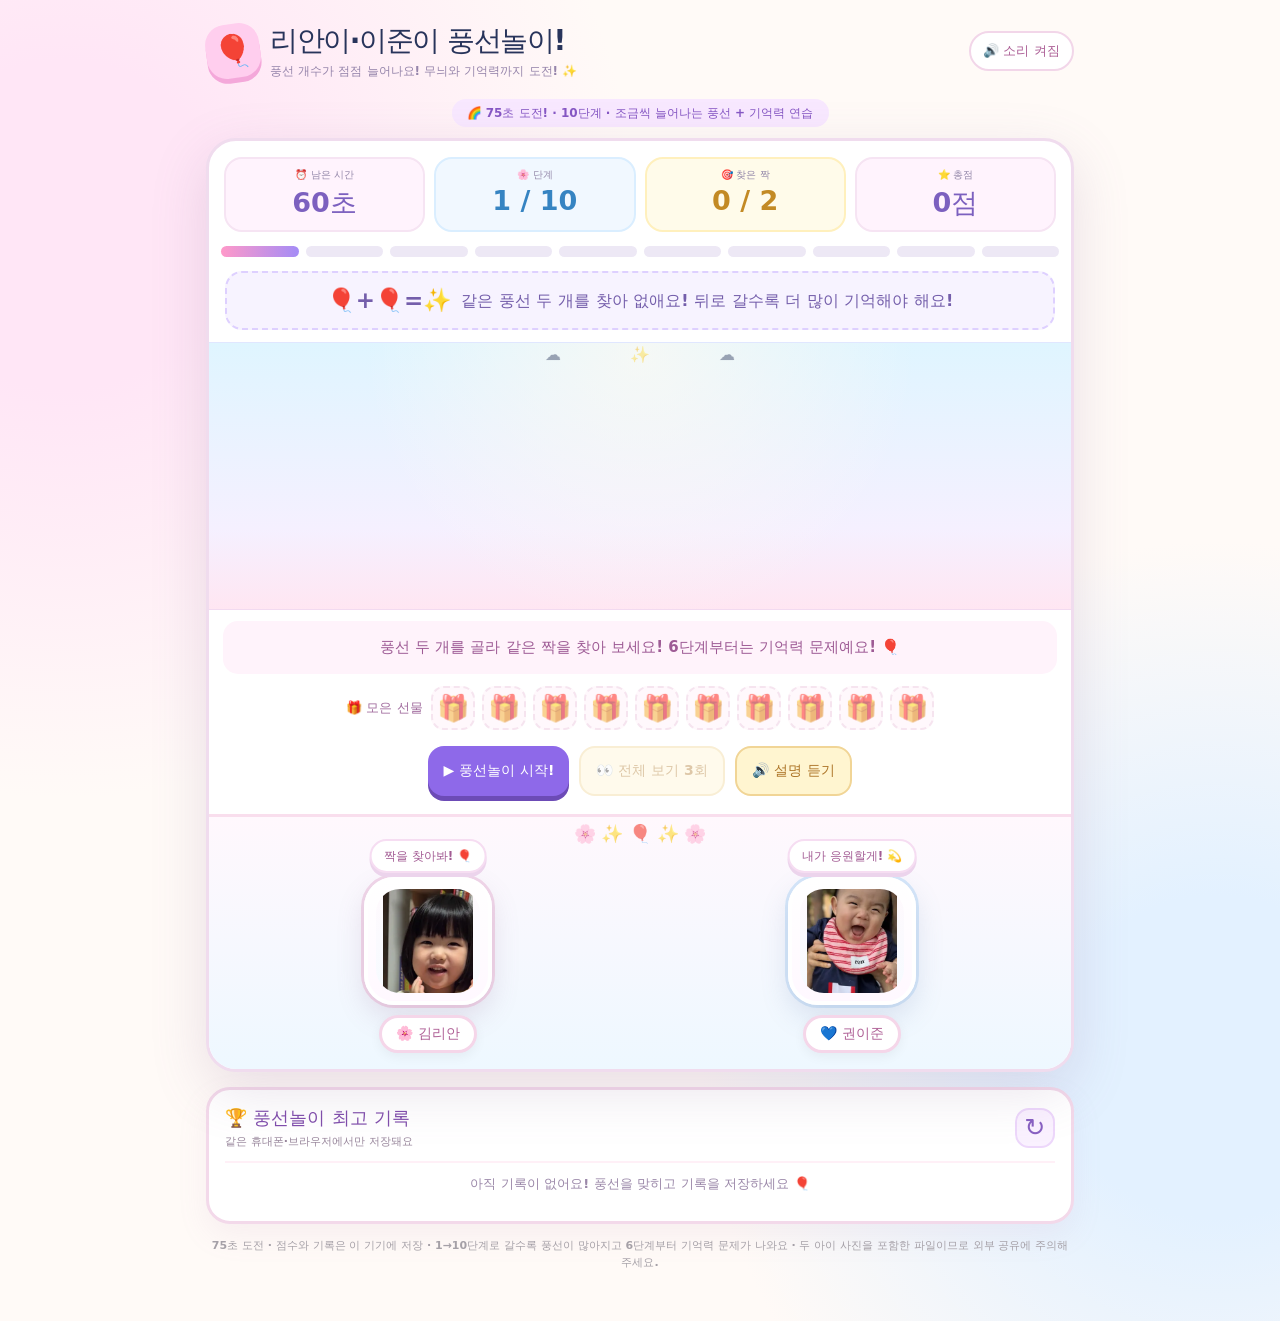
<file: balloon-match.html>
<!doctype html>
<html lang="ko"><head><meta charset="utf-8"><meta name="viewport" content="width=device-width, initial-scale=1, viewport-fit=cover"><meta name="theme-color" content="#fff5fb"><title>리안이와 이준이의 풍선놀이</title>
<meta name="apple-mobile-web-app-capable" content="yes">
<meta name="apple-mobile-web-app-status-bar-style" content="default">
<meta name="apple-mobile-web-app-title" content="리안·이준 GAME">
<link rel="apple-touch-icon" sizes="192x192" href="/icons/game-192.png?v=20261031">
<link rel="icon" type="image/png" sizes="192x192" href="/icons/game-192.png?v=20261031">
<link rel="manifest" href="/manifest.webmanifest">
<style>
:root{font-family:ui-rounded,"Apple SD Gothic Neo","Malgun Gothic",system-ui,sans-serif;--ink:#28345b;--pink:#ef77b0;--violet:#8365da;--bg:#fff8fb;font-synthesis:none}
*{box-sizing:border-box}html,body{margin:0;overflow-x:hidden}body{color:var(--ink);background:radial-gradient(circle at 5% 17%,#ffe6f6 0 10%,transparent 35%),radial-gradient(circle at 95% 80%,#e3f1ff 0 10%,transparent 32%),#fffaf7;min-height:100dvh}
button{font:inherit;cursor:pointer;-webkit-tap-highlight-color:transparent}button:focus-visible{outline:4px solid #7b9ffd;outline-offset:2px}
.app{max-width:900px;margin:auto;padding:22px 16px 50px}
.top{display:flex;gap:12px;align-items:center;justify-content:space-between;flex-wrap:wrap}
.logo{display:flex;align-items:center;gap:10px}.logo-icon{font-size:32px;display:grid;place-items:center;background:#ffceee;width:54px;height:54px;border-radius:20px;box-shadow:0 5px 0 #f4a8da;transform:rotate(-8deg)}
.logo h1{font-size:clamp(18px,4.5vw,28px);margin:0;letter-spacing:-1.4px;font-weight:1000}.logo small{display:block;color:#9685ab;font-size:12px;font-weight:850;margin-top:3px}
.sound{border:2px solid #f2d6e9;border-radius:999px;background:white;color:#ac5f96;padding:9px 12px;font-size:13px;font-weight:900}
.notice{text-align:center;color:#8b77ae;font-weight:900;margin:22px 0 16px}.notice b{background:#f8e8ff;border-radius:999px;padding:7px 15px;color:#8657c4;font-size:12px}
.game{border:3px solid #f0dcee;border-radius:30px;overflow:hidden;background:#fff;box-shadow:0 18px 55px #8c6a9430}
.hud{display:grid;grid-template-columns:repeat(4,minmax(0,1fr));gap:9px;padding:16px 15px 14px}
.stat{border-radius:18px;background:#fff3fd;text-align:center;min-width:0;padding:9px 4px;border:2px solid #f6e4f3}.stat:nth-child(2){background:#f1f8ff;border-color:#daeeff}.stat:nth-child(3){background:#fffbea;border-color:#fff0bd}
.stat small{font-size:10px;font-weight:900;color:#9387a9;display:block;white-space:nowrap}.stat strong{white-space:nowrap;display:block;font-size:clamp(18px,4vw,27px);font-weight:1000;color:#7c60bf;margin-top:3px}.stat:nth-child(2) strong{color:#3684c2}.stat:nth-child(3) strong{color:#c38a24}
.stages{display:flex;align-items:center;justify-content:center;gap:7px;margin:0 12px 14px}.stage-dot{height:11px;border-radius:99px;background:#ede8f5;flex:1;max-width:125px}.stage-dot.done{background:#9bddaf}.stage-dot.active{background:linear-gradient(90deg,#ff99c9,#a48cf6)}
.instructions{background:#f7f3ff;margin:0 16px 12px;border:2px dashed #ded0ff;border-radius:17px;min-height:59px;display:flex;align-items:center;justify-content:center;gap:9px;text-align:center;padding:9px;color:#745eab;font-size:clamp(12px,3.2vw,16px);font-weight:950;line-height:1.5}
.pair-demo{font-size:23px;flex-shrink:0}
.field{position:relative;min-height:calc(var(--rows,2)*110px + 20px);padding:18px 12px 23px;background:radial-gradient(circle at 50% 3%,#fffaf1b0,transparent 55%),linear-gradient(#dff5ff 0%,#f5f0ff 70%,#ffe6f2 100%);border-top:1px solid #e0e7ff;border-bottom:1px solid #f2daf0}
.field:before{content:'☁️　　　　 ✨　　　　 ☁️';pointer-events:none;position:absolute;top:2px;left:0;right:0;text-align:center;opacity:.43;white-space:nowrap}
.cards{position:relative;z-index:1;display:grid;grid-template-columns:repeat(var(--cols,3),minmax(0,1fr));gap:clamp(4px,1.7vw,12px);justify-items:center;max-width:720px;margin:auto;min-height:225px}
.balloon-card{position:relative;border:0;background:transparent;min-width:0;width:100%;max-width:135px;aspect-ratio:1.04 / 1;display:grid;place-items:center;touch-action:manipulation;transform:translateZ(0)}
.balloon-card:not(:disabled):active{transform:scale(.94)}
.balloon-visual{width:clamp(52px,12vw,105px);height:clamp(68px,15vw,128px);max-height:100%;position:relative;border-radius:51% 51% 48% 48% / 57% 57% 43% 43%;background:radial-gradient(ellipse at 31% 22%,#ffffffbf 0 7%,#ffffff39 9%,transparent 37%),linear-gradient(145deg,#ffffff60,var(--balloon-color));border:2px solid #ffffffde;box-shadow:inset -9px -11px 0 #8f508221,0 8px 7px #80658545;transform-origin:50% 95%;animation:sway 2.4s ease-in-out infinite alternate;animation-delay:var(--delay,0s)}
.balloon-visual:after{content:'';position:absolute;bottom:-10px;left:42%;right:42%;height:13px;clip-path:polygon(50% 0,0 100%,100% 100%);background:var(--balloon-color)}
.balloon-thread{position:absolute;bottom:-25px;left:50%;width:2px;height:23px;background:#93728e;opacity:.7}
.pattern{position:absolute;inset:10% 9% 10%;display:flex;align-items:center;justify-content:center;border-radius:49% / 48%;color:#fff;overflow:hidden;text-shadow:0 2px 2px #82657b5e;font-size:clamp(13px,3vw,27px);font-weight:1000;letter-spacing:1px}
.pattern.dots{background-image:radial-gradient(circle,#ffffffef 22%,transparent 25%);background-size:21px 21px}
.pattern.stripes{background:repeating-linear-gradient(135deg,#ffffffbd 0 8px,#ffffff13 8px 19px)}
.pattern.zigzag{background:repeating-linear-gradient(0deg,transparent 0 17px,#ffffff5d 18px 22px,transparent 23px 31px)}
.pattern.gold{color:#fff;text-shadow:0 1px 4px #b67a00;font-size:clamp(20px,5vw,43px)}
.balloon-back{position:absolute;inset:0;border-radius:inherit;background:linear-gradient(135deg,#c7b4ff,#b5c4ff 55%,#ffaed5);display:none;align-items:center;justify-content:center;color:white;font-size:clamp(25px,6vw,49px);text-shadow:0 3px 2px #8e6cbd;font-weight:1000;box-shadow:inset 0 6px 0 #ffffff48}
.field.memory .balloon-card:not(.selected):not(.matched):not(.hint) .balloon-back{display:flex}
.field.memory .balloon-card:not(.selected):not(.matched):not(.hint) .pattern{visibility:hidden}
.field.memory .balloon-card:not(.selected):not(.matched):not(.hint) .balloon-visual{background:linear-gradient(135deg,#c7b4ff,#b5c4ff 55%,#ffaed5)}
.balloon-card.selected .balloon-visual{outline:4px solid #fbe06f;outline-offset:3px;filter:drop-shadow(0 0 13px #ffec69)}
.balloon-card.hint .balloon-visual{outline:5px solid #fff07a;outline-offset:4px;animation:hint 0.45s infinite alternate}
.balloon-card.mismatch .balloon-visual{animation:shake .3s linear 2}
.balloon-card.matched .balloon-visual{animation:pop .46s ease-out forwards}
.balloon-card.gone{visibility:hidden;pointer-events:none}
.balloon-card:disabled{cursor:default}
.cheer-mark{position:absolute;top:0;right:2px;font-size:30px;opacity:0;z-index:4;pointer-events:none}
.balloon-card.matched .cheer-mark{animation:burst .6s ease-out forwards}
.message{display:flex;align-items:center;justify-content:center;text-align:center;min-height:53px;margin:11px 14px 0;padding:7px 12px;background:#fff3fb;color:#9e5b95;border-radius:15px;font-size:clamp(12px,2.9vw,15px);font-weight:900;line-height:1.45}
.reward-bar{display:flex;align-items:center;justify-content:center;flex-wrap:wrap;gap:8px;padding:12px 12px 2px}.reward-label{font-size:13px;color:#a16c9e;font-weight:950}.reward-item{width:44px;height:44px;display:grid;place-items:center;border-radius:13px;border:2px dashed #efd0e4;background:#fff4fa;font-size:26px;opacity:.56}.reward-item.won{background:#fff7dc;border-color:#f6d681;opacity:1;animation:reward .35s both}
.actions{display:flex;justify-content:center;gap:10px;flex-wrap:wrap;padding:14px 16px 18px}.action{border:0;border-radius:16px;font-size:14px;font-weight:1000;padding:12px 15px;min-height:50px}.start{background:#8e69e9;color:#fff;box-shadow:0 5px 0 #6c4bb6}.hint-action{background:#fff5d0;color:#ae7629;border:2px solid #f1d596}.action:disabled{opacity:.4}.action:active{transform:translateY(3px)}
.kids-scene{position:relative;display:flex;gap:10px;justify-content:space-around;align-items:flex-end;min-height:215px;padding:18px 10px 8px;background:linear-gradient(180deg,#fff5fc 0,#ecfff6 100%);border-top:3px solid #f9deed}
.kids-scene:before{content:'🌸　🦋　🌷　🌼　🦋　🌸';position:absolute;top:3px;left:0;right:0;text-align:center;font-size:16px;opacity:.55}
.kid{flex:0 1 190px;text-align:center;position:relative;display:flex;align-items:center;flex-direction:column;transform:rotate(-2deg)}.kid.ijun{transform:rotate(2deg)}
.kid-speech{position:absolute;top:-10px;left:72%;width:115px;min-height:36px;z-index:6;display:grid;place-items:center;background:white;border:2px solid #f6ddf2;box-shadow:0 3px 0 #edcfea;color:#a35c94;border-radius:14px;font-size:12px;font-weight:900;padding:5px 8px}
.kid.ijun .kid-speech{left:auto;right:72%;border-color:#d6e9fc;color:#4a83b6;box-shadow:0 3px 0 #cde4f6}
.kid-person{width:110px;height:151px;position:relative;filter:drop-shadow(0 5px 2px #6a5c7850)}.kid-face{position:absolute;left:50%;top:0;transform:translateX(-50%);width:85px;height:85px;border-radius:50%;border:5px solid #fff;overflow:hidden;z-index:3;background:#fff}.kid-face img{width:100%;height:100%;object-fit:cover;object-position:50% 37%}
.kid-shirt{position:absolute;top:74px;left:50%;transform:translateX(-50%);height:51px;width:86px;border-radius:25px 25px 17px 17px;background:linear-gradient(170deg,#fff8cc,#f2d79c)}.kid.ijun .kid-shirt{background:linear-gradient(170deg,#8cd5ff,#477bbd)}
.kid-arm{position:absolute;top:77px;height:46px;width:20px;border-radius:99px;background:#f4c2a8}.kid-arm.left{left:2px;transform:rotate(28deg)}.kid-arm.right{right:2px;transform:rotate(-28deg)}
.kid-leg{position:absolute;bottom:4px;height:40px;width:20px;border-radius:9px;background:#dfbd86;z-index:-1}.kid-leg.left{left:35px}.kid-leg.right{right:35px}.kid.ijun .kid-leg{background:#3e5e99}
.kid-shoe{position:absolute;bottom:0;width:25px;height:14px;border-radius:15px;background:#f998b7}.kid-shoe.left{left:30px}.kid-shoe.right{right:30px}.kid.ijun .kid-shoe{background:#84b2f9}
.kid-name{margin-top:2px;border-radius:999px;background:white;padding:4px 10px;font-size:12px;font-weight:1000;color:#af6096;border:2px solid #f5d6e9}.kid.ijun .kid-name{color:#4582b2;border-color:#cde8fb}
.kid.celebrate .kid-person{animation:jump .33s ease-in-out 3 alternate}.kid.celebrate .kid-arm.left{animation:wave 0.3s ease-in-out 3 alternate}
.modal{position:absolute;inset:0;z-index:30;background:#fffbfff0;display:grid;place-items:center;padding:18px;backdrop-filter:blur(5px)}.modal[hidden]{display:none}.modal-card{text-align:center;border-radius:28px;background:white;border:3px solid #ffe5c8;box-shadow:0 14px 45px #b98f9f55;padding:28px 17px;max-width:420px;width:100%}.modal-emoji{font-size:72px;animation:jump .5s infinite alternate}.modal h3{margin:10px 0 6px;font-size:27px}.modal p{margin:0 0 14px;color:#8d7f9e;font-size:14px;font-weight:800;line-height:1.5}.modal .action{width:100%;background:#eb83bb;color:#fff}
.footer{text-align:center;font-size:11px;font-weight:700;color:#a5a0a7;margin-top:13px;line-height:1.55}
@keyframes sway{to{transform:rotate(4deg) translateY(-5px)}}@keyframes pop{0%{transform:scale(1);opacity:1}45%{transform:scale(1.33);opacity:1}100%{transform:scale(.1);opacity:0}}@keyframes shake{25%{transform:rotate(-11deg)}75%{transform:rotate(11deg)}}@keyframes hint{to{transform:scale(1.13);filter:drop-shadow(0 0 14px #ffea40)}}@keyframes reward{0%{transform:scale(.2)}70%{transform:scale(1.25)}100%{transform:scale(1)}}@keyframes burst{15%{opacity:1;transform:translateY(-7px) scale(1.2)}100%{opacity:0;transform:translateY(-40px) scale(1.5)}}@keyframes jump{to{transform:translateY(-10px) rotate(2deg)}}@keyframes wave{to{transform:rotate(70deg)}}
@media(max-width:600px){.app{padding:13px 9px 30px}.top{gap:7px}.logo-icon{width:45px;height:45px;font-size:26px}.hud{padding:12px 9px;gap:6px}.stat{border-radius:13px}.stages{margin-bottom:10px}.instructions{margin:0 9px 9px;min-height:46px}.field{padding:12px 4px 20px;min-height:calc(var(--rows,2)*92px + 12px)}.cards{gap:0px}.balloon-card{aspect-ratio:1.05/1}.balloon-visual{width:clamp(53px,18vw,78px);height:clamp(72px,25vw,101px)}.pattern{font-size:14px;letter-spacing:0}.reward-bar{gap:5px;padding:10px 5px 0}.reward-item{width:38px;height:38px;font-size:22px}.actions{padding:12px 10px 15px;gap:7px}.action{font-size:12px;padding:10px 12px;min-height:44px}.kids-scene{min-height:204px;gap:0}.kid{flex-basis:45%}.kid-person{width:98px;height:142px}.kid-face{width:77px;height:77px}.kid-shirt{top:68px;width:82px}.kid-arm{top:73px}.kid-speech{top:-12px;left:68%;width:83px;font-size:10px;padding:4px}.kid.ijun .kid-speech{right:68%}.kid-name{font-size:11px}.footer{font-size:10px}}
@media(prefers-reduced-motion:reduce){.balloon-visual,.kid.celebrate .kid-person,.modal-emoji{animation:none}}

/* Faster yet visible effects as each round progresses */
.game{position:relative}
.game[data-stage="1"] .balloon-visual{animation-duration:2.25s}
.game[data-stage="2"] .balloon-visual{animation-duration:1.95s}
.game[data-stage="3"] .balloon-visual{animation-duration:1.65s}
.game[data-stage="4"] .balloon-visual{animation-duration:1.35s}
.game[data-stage="5"] .balloon-visual{animation-duration:1.12s}
.game[data-stage="6"] .balloon-visual{animation-duration:1.02s}
.game[data-stage="7"] .balloon-visual{animation-duration:.95s}
.game[data-stage="8"] .balloon-visual{animation-duration:.88s}
.game[data-stage="9"] .balloon-visual{animation-duration:.82s}
.game[data-stage="10"] .balloon-visual{animation-duration:.76s}
.game[data-stage="5"] .balloon-card:nth-child(2n) .balloon-visual,.game[data-stage="6"] .balloon-card:nth-child(2n) .balloon-visual,.game[data-stage="7"] .balloon-card:nth-child(2n) .balloon-visual,.game[data-stage="8"] .balloon-card:nth-child(2n) .balloon-visual,.game[data-stage="9"] .balloon-card:nth-child(2n) .balloon-visual,.game[data-stage="10"] .balloon-card:nth-child(2n) .balloon-visual{animation-direction:alternate-reverse}
.stage-toast{position:absolute;z-index:35;top:38%;left:50%;width:min(85%,370px);transform:translate(-50%,-50%);background:#fffdf0f4;border:4px solid #ffd472;border-radius:28px;box-shadow:0 17px 50px #a1647b55;display:flex;align-items:center;justify-content:center;flex-direction:column;gap:5px;text-align:center;padding:20px;color:#9155b0;pointer-events:none;animation:toastJump .7s ease-out both}
.stage-toast[hidden]{display:none}
.stage-toast span{font-size:56px}
.stage-toast strong{font-size:23px;line-height:1.4}
.field{overflow:visible}
.confetti-piece{position:fixed;z-index:36;width:8px;height:16px;border-radius:2px;pointer-events:none;animation:confettiFall .9s ease-in forwards}
.stat.urgent{background:#ffe8ec;border-color:#fb8da4;animation:urgency .7s infinite alternate}
.stat.urgent strong{color:#d93759!important}
.balloon-card.matched .balloon-visual{animation:pop .48s cubic-bezier(.12,.73,.5,1) forwards;filter:drop-shadow(0 0 12px #fff98e)}
@keyframes toastJump{0%{opacity:0;transform:translate(-50%,-40%) scale(.68)}35%{opacity:1;transform:translate(-50%,-55%) scale(1.06)}75%{opacity:1}100%{opacity:0;transform:translate(-50%,-66%) scale(.98)}}
@keyframes confettiFall{0%{opacity:1;transform:translate(0,-6px) rotate(0deg)}100%{opacity:0;transform:translate(var(--x),var(--y)) rotate(460deg)}}
@keyframes urgency{to{background:#ffd4df;transform:scale(1.04)}}
@media(prefers-reduced-motion:reduce){.stage-toast,.confetti-piece,.stat.urgent{animation:none}}
@media(max-width:600px){.hud{gap:4px;padding:10px 6px}.stat{padding:8px 2px}.stat small{font-size:9px}.stat strong{font-size:clamp(15px,4.1vw,22px)}.stage-toast{padding:12px}.stage-toast strong{font-size:20px}}

/* upgraded photo cards and denser board for 10 stages */
.balloon-card{max-width:98px;aspect-ratio:.92/1}
.balloon-visual{width:clamp(40px,8.6vw,74px);height:clamp(54px,11.2vw,96px)}
.pattern{font-size:clamp(11px,2.6vw,21px)}
.field{min-height:calc(var(--rows,2)*84px + 20px)}
.cards{max-width:760px}
.cards[data-cols="5"] .balloon-card,.cards[data-cols="6"] .balloon-card{max-width:80px}
.cards[data-cols="5"] .balloon-visual,.cards[data-cols="6"] .balloon-visual{width:clamp(34px,7.5vw,58px);height:clamp(46px,9.5vw,78px)}
.cards[data-cols="6"]{gap:3px}
.photo-scene{min-height:236px;padding:18px 12px 16px;background:linear-gradient(180deg,#fff8fd 0,#eef8ff 100%)}
.photo-scene:before{content:'🌸   ✨   🎈   ✨   🌸';top:6px;font-size:18px;opacity:.62}
.kid-card{position:relative;display:flex;flex-direction:column;align-items:center;justify-content:flex-end;gap:10px;flex:0 1 220px;padding-top:18px}
.kid-card .kid-speech{position:absolute;top:4px;left:50%;transform:translateX(-50%);width:max-content;max-width:160px;min-height:unset;padding:7px 12px;border-radius:18px;font-size:12px;line-height:1.35;box-shadow:0 4px 0 #ecd4ec;border-width:2px}
.kid-card.ijun .kid-speech{left:50%;right:auto;transform:translateX(-50%)}
.kid-photo-frame{width:128px;height:128px;border-radius:30px;background:linear-gradient(180deg,#ffffff,#fff8ff);padding:8px;border:4px solid #fff;box-shadow:0 12px 28px rgba(139,100,138,.18),0 0 0 3px #f1d7ea;display:flex;align-items:center;justify-content:center;margin-top:24px}
.kid-card.ijun .kid-photo-frame{box-shadow:0 12px 28px rgba(92,122,164,.18),0 0 0 3px #d6e7fa}
.kid-photo{width:100%;height:100%;border-radius:24px;object-fit:contain;background:linear-gradient(180deg,#fff9fd,#f6fbff)}
.kid-name{margin-top:0;padding:7px 14px;font-size:14px;border-width:3px;box-shadow:0 4px 12px rgba(0,0,0,.05)}
.kid-card.celebrate .kid-photo-frame{animation:jump .38s ease-in-out 4 alternate}
.kid-card.celebrate .kid-photo{filter:saturate(1.08)}
@media(max-width:600px){.field{min-height:calc(var(--rows,2)*70px + 12px)}.cards{gap:3px}.balloon-card{max-width:72px}.balloon-visual{width:clamp(30px,7.4vw,52px);height:clamp(40px,10vw,68px)}.pattern{font-size:11px}.cards[data-cols="5"] .balloon-card,.cards[data-cols="6"] .balloon-card{max-width:62px}.cards[data-cols="5"] .balloon-visual,.cards[data-cols="6"] .balloon-visual{width:clamp(26px,6.4vw,42px);height:clamp(35px,8.4vw,56px)}.photo-scene{min-height:180px;padding:12px 6px 10px}.kid-card{flex-basis:46%;gap:6px;padding-top:12px}.kid-photo-frame{width:98px;height:98px;border-radius:24px;padding:6px;margin-top:18px}.kid-photo{border-radius:18px}.kid-card .kid-speech{max-width:110px;font-size:10px;top:0;padding:5px 8px}.kid-name{font-size:12px;padding:5px 10px}}

/* FINAL 10-STAGE CROWN, FIREWORKS, AND LOCAL FAMILY RANKING */
.rankboard{margin-top:15px;border:3px solid #f3d9ea;border-radius:24px;background:#fff;box-shadow:0 12px 30px #ad88ad1a;padding:16px}
.rankboard-head{display:flex;justify-content:space-between;align-items:center;gap:12px;border-bottom:2px solid #fff0f7;padding-bottom:12px}
.rankboard-head span{font-size:18px;font-weight:1000;color:#804eac;display:block}
.rankboard-head small{display:block;color:#99879c;font-size:11px;font-weight:750;margin-top:4px}
.ranking-refresh{border:2px solid #edd7fb;border-radius:14px;width:40px;height:40px;background:#faf1ff;color:#8860c2;font-size:25px;cursor:pointer}
.rank-list{margin:0;padding:0;list-style:none}
.rank-list li{display:flex;align-items:center;gap:11px;border-bottom:1px solid #f6edf5;padding:12px 6px}
.rank-list li:last-child{border-bottom:0}
.rank-position{font-size:21px;min-width:36px;text-align:center;font-weight:950;color:#9b78ab}
.rank-portrait{width:42px;height:42px;object-fit:contain;background:#fff5fb;border:2px solid #f5dfef;border-radius:13px;flex-shrink:0}
.rank-who{flex:1;min-width:0;display:flex;flex-direction:column;gap:3px}
.rank-who b{font-size:14px;color:#74527e}
.rank-who small{font-size:11px;color:#a09bac;line-height:1.4}
.rank-points{font-size:17px;font-weight:1000;color:#8d55cd;white-space:nowrap}
.rank-empty{justify-content:center;color:#9b88a9;font-size:13px;font-weight:800;text-align:center}
.rank-list li.rank-new{background:#fff9df;border-radius:12px}
.rank-save{background:#f9f3ff;border:2px solid #f1d9f5;border-radius:18px;padding:11px;margin:8px 0 13px}
.rank-save[hidden]{display:none}
.rank-save-title{color:#885aad;font-size:12px;font-weight:1000;margin-bottom:11px}
.rank-player-options{display:flex;justify-content:center;gap:14px}
.rank-player{background:#fff;border:3px solid #eddaeb;border-radius:17px;padding:8px 12px;min-width:106px;display:flex;align-items:center;flex-direction:column;gap:5px;cursor:pointer;font-size:12px;color:#6f537d;font-weight:1000;box-shadow:0 4px 0 #ead0e3}
.rank-player img{width:55px;height:55px;object-fit:contain;border-radius:12px}
.rank-player:disabled{opacity:.65;cursor:default}
.rank-player:active{transform:translateY(2px)}
.rank-save-message{min-height:16px;font-size:12px;font-weight:950;color:#8865b0;margin-top:8px}
.final-crown-scene{position:relative;padding:2px 0 10px}
.final-crown-scene[hidden]{display:none}
.crown-svg{display:block;margin:0 auto;width:min(200px,70%);max-height:115px;filter:drop-shadow(0 5px 2px #9e6a395c);animation:crownVictory .86s cubic-bezier(.17,1.8,.3,1) both,crownFloat 2.2s ease-in-out 1s infinite alternate}
.crown-title{font-size:15px;font-weight:1000;background:linear-gradient(90deg,#eb568f,#a365e7,#d29a20);background-clip:text;-webkit-background-clip:text;color:transparent}
.modal.final-win .modal-card{border:5px solid #ffd966;background:linear-gradient(145deg,#fffdf4,#fff4fb 52%,#ebfbff);box-shadow:0 0 0 7px #ffe6a856,0 16px 60px #df8cb580}
.modal.final-win .modal-emoji{animation:finalEmojiBob .6s infinite alternate;font-size:43px}
.modal.final-win .modal-card{position:relative;overflow:hidden}
.final-fireworks{position:absolute;inset:0;pointer-events:none;overflow:hidden}
.final-fireworks[hidden]{display:none}
.firework-burst{position:absolute;z-index:3;left:var(--left);top:var(--top);width:2px;height:2px;pointer-events:none}
.firework-particle{position:absolute;left:0;top:0;width:8px;height:8px;border-radius:50%;background:var(--color);box-shadow:0 0 6px var(--color);animation:fireworkBurst 1.1s var(--delay) cubic-bezier(.11,.65,.28,1) both;transform-origin:center center}
@keyframes fireworkBurst{0%{transform:translate(0,0) scale(.1);opacity:1}25%{opacity:1}95%{opacity:.9}100%{transform:translate(var(--dx),var(--dy)) scale(.35);opacity:0}}
@keyframes crownVictory{0%{transform:translateY(70px) rotate(-20deg) scale(.2);opacity:0}65%{transform:translateY(-8px) rotate(8deg) scale(1.16);opacity:1}100%{transform:translateY(0) rotate(0) scale(1)}}
@keyframes crownFloat{to{transform:translateY(-7px) rotate(3deg)}}
@keyframes finalEmojiBob{to{transform:scale(1.13) rotate(5deg)}}
@media(max-width:600px){.rankboard{padding:12px;margin-top:10px;border-radius:17px}.rankboard-head span{font-size:15px}.rank-list li{padding:9px 2px;gap:7px}.rank-portrait{width:36px;height:36px}.rank-position{font-size:17px;min-width:26px}.rank-who b{font-size:12px}.rank-who small{font-size:10px}.rank-points{font-size:14px}.rank-player-options{gap:8px}.rank-player{min-width:90px;padding:7px}.rank-player img{width:45px;height:45px}.crown-svg{max-height:90px}.crown-title{font-size:12px}}
@media(prefers-reduced-motion:reduce){.crown-svg,.modal.final-win .modal-emoji,.firework-particle{animation:none}}


/* Three-second full memory reveal; slightly enlarged balloons without overflow. */
.balloon-visual{width:clamp(46px,10vw,84px);height:clamp(61px,13vw,106px)}
.cards[data-cols="5"] .balloon-visual,.cards[data-cols="6"] .balloon-visual{width:clamp(39px,8.5vw,66px);height:clamp(52px,11vw,87px)}
.cards[data-cols="5"] .balloon-card,.cards[data-cols="6"] .balloon-card{max-width:87px}
.field.memory-peek .balloon-card:not(.matched):not(.gone) .balloon-visual{outline:2px solid #fff2a8;box-shadow:0 0 0 2px #f4d88066,0 7px 12px #a4808559}
.field.memory-peek .balloon-card{pointer-events:none}
@media(max-width:600px){
 .balloon-card{max-width:80px}
 .balloon-visual{width:clamp(37px,9vw,62px);height:clamp(49px,12vw,81px)}
 .cards[data-cols="5"] .balloon-card,.cards[data-cols="6"] .balloon-card{max-width:72px}
 .cards[data-cols="5"] .balloon-visual{width:clamp(34px,8.4vw,57px);height:clamp(45px,11vw,73px)}
 .cards[data-cols="6"] .balloon-visual{width:clamp(32px,7.9vw,51px);height:clamp(43px,10.5vw,66px)}
 .cards[data-cols="5"],.cards[data-cols="6"]{gap:3px}
}

/* Keep balloon-card gestures from dragging the parent page on iOS. */
#field,#cards,.balloon-card{touch-action:none;-webkit-user-select:none;user-select:none;overscroll-behavior:contain}
html,body{overscroll-behavior:contain}
</style></head>
<body><div class="app">
<header class="top"><div class="logo"><div class="logo-icon">🎈</div><div><h1>리안이·이준이 풍선놀이!</h1><small>풍선 개수가 점점 늘어나요! 무늬와 기억력까지 도전! ✨</small></div></div><button class="sound" id="soundBtn" aria-label="게임 소리 켜고 끄기">🔊 소리 켜짐</button></header>
<div class="notice"><b>🌈 75초 도전! · 10단계 · 조금씩 늘어나는 풍선 + 기억력 연습</b></div>
<main class="game" id="gameCard" data-stage="1">
 <section class="hud"><div class="stat"><small>⏰ 남은 시간</small><strong id="timeLeft">75초</strong></div><div class="stat"><small>🌸 단계</small><strong id="level">1 / 10</strong></div><div class="stat"><small>🎯 찾은 짝</small><strong id="pairs">0 / 2</strong></div><div class="stat"><small>⭐ 총점</small><strong id="score">0점</strong></div></section>
 <div class="stages" id="stages" aria-label="10단계 진행도"></div>
 <div class="instructions"><span class="pair-demo" id="pairDemo">🎈+🎈=✨</span><span id="instruction">같은 풍선 두 개를 찾아 없애요! 뒤로 갈수록 더 많이 기억해야 해요!</span></div>
 <div class="field" id="field"><div class="cards" id="cards" aria-label="짝맞추기 풍선들"></div><div class="modal" id="modal" hidden><div class="modal-card"><div class="final-fireworks" id="finalFireworks" hidden aria-hidden="true"></div><div class="modal-emoji" id="modalEmoji">🎁</div><h3 id="modalTitle">짝맞추기 성공!</h3><p id="modalDescription"></p><div class="final-crown-scene" id="finalCrown" hidden aria-hidden="true">
 <svg class="crown-svg" viewBox="0 0 220 140" xmlns="http://www.w3.org/2000/svg"><defs><linearGradient id="crownGold" x2=".8" y2="1"><stop stop-color="#fff6a5"/><stop offset=".45" stop-color="#ffd94f"/><stop offset="1" stop-color="#e39c2b"/></linearGradient></defs><path d="M22 45 L61 78 L102 21 L133 78 L191 37 L178 110 L35 110Z" fill="url(#crownGold)" stroke="#e2a139" stroke-width="7" stroke-linejoin="round"/><rect x="34" y="102" width="146" height="24" rx="10" fill="#ffe377" stroke="#d79828" stroke-width="5"/><path d="M61 78 L102 21 L133 78" fill="none" stroke="#fff5b5" stroke-width="5" stroke-linecap="round"/><ellipse cx="109" cy="91" rx="16" ry="20" fill="#f477a6" stroke="#fff2d3" stroke-width="4"/><ellipse cx="59" cy="94" rx="10" ry="13" fill="#76d7f3"/><ellipse cx="160" cy="91" rx="11" ry="13" fill="#b18af9"/><circle cx="22" cy="43" r="10" fill="#fff3a0"/><circle cx="102" cy="21" r="10" fill="#fff3a0"/><circle cx="191" cy="38" r="10" fill="#fff3a0"/></svg>
 <div class="crown-title">👑 리안이와 이준이의 황금왕관!</div>
</div><div class="rank-save" id="rankSave" hidden><div class="rank-save-title">🏅 누구의 기록인가요? 사진을 눌러 저장해요!</div>
 <div class="rank-player-options"><button type="button" class="rank-player" data-player="rian"><img src="[data-uri]" alt="김리안"><b>🌸 김리안</b></button><button type="button" class="rank-player" data-player="ijun"><img src="[data-uri]" alt="권이준"><b>💙 권이준</b></button></div><div class="rank-save-message" id="rankSaveMessage" role="status" aria-live="polite"></div></div>
<button id="modalAction" class="action">🎁 선물 열기!</button></div></div></div>
 <div class="message" id="message" aria-live="polite">풍선 두 개를 골라 같은 짝을 찾아 보세요! 6단계부터는 기억력 문제예요! 🎈</div><div id="stageToast" class="stage-toast" role="status" aria-live="polite" hidden><span id="stageToastIcon">🎉</span><strong id="stageToastText">다음 단계로 넘어가요!</strong></div>
 <div class="reward-bar"><span class="reward-label">🎁 모은 선물</span><div id="rewards" style="display:flex;gap:7px"></div></div>
 <div class="actions"><button id="startBtn" class="action start">▶ 풍선놀이 시작!</button><button id="hintBtn" class="action hint-action" disabled>👀 전체 보기 3회</button><button id="speakBtn" class="action hint-action">🔊 설명 듣기</button></div>
 <div class="kids-scene photo-scene"><div class="kid-card rian" id="rian"><span class="kid-speech" id="rianTalk">짝을 찾아봐! 🎈</span><div class="kid-photo-frame"><img class="kid-photo" src="[data-uri]" alt="리안이 사진"></div><div class="kid-name">🌸 김리안</div></div><div class="kid-card ijun" id="ijun"><span class="kid-speech" id="ijunTalk">내가 응원할게! 💫</span><div class="kid-photo-frame"><img class="kid-photo" src="[data-uri]" alt="이준이 사진"></div><div class="kid-name">💙 권이준</div></div></div>
</main><section class="rankboard" id="rankboard" aria-label="풍선놀이 이 기기 순위표"><div class="rankboard-head"><div><span>🏆 풍선놀이 최고 기록</span><small>같은 휴대폰·브라우저에서만 저장돼요</small></div><button type="button" id="rankingRefresh" class="ranking-refresh" aria-label="순위 다시 불러오기">↻</button></div><ol id="rankList" class="rank-list"><li class="rank-empty">아직 기록이 없어요! 도전해 보세요 🎈</li></ol></section><div class="footer">75초 도전 · 점수와 기록은 이 기기에 저장 · 1→10단계로 갈수록 풍선이 많아지고 6단계부터 기억력 문제가 나와요 · 두 아이 사진을 포함한 파일이므로 외부 공유에 주의해 주세요.</div>
</div><script>
'use strict';
const $ = id => document.getElementById(id);
const colors=[
 {id:'rose',name:'분홍',base:'#ff84bc'},
 {id:'yellow',name:'노랑',base:'#ffce5d'},
 {id:'sky',name:'하늘',base:'#70caff'},
 {id:'purple',name:'보라',base:'#be9aff'},
 {id:'mint',name:'민트',base:'#8adebe'},
 {id:'orange',name:'주황',base:'#ffab77'},
 {id:'coral',name:'빨강',base:'#fc7587'}
];
const patterns=['solid','dots','stripes','stars','hearts','zigzag'];
const stageData=[
 {pairs:2,cols:2,mode:'open',name:'🎈 1단계 · 색깔 두 쌍'},
 {pairs:2,cols:2,mode:'open',name:'🎈 2단계 · 색깔 두 쌍'},
 {pairs:3,cols:3,mode:'open',name:'🎨 3단계 · 무늬 세 쌍'},
 {pairs:3,cols:3,mode:'open',name:'🎨 4단계 · 무늬 세 쌍'},
 {pairs:4,cols:4,mode:'open',name:'🎈 5단계 · 풍선 여덟 개'},
 {pairs:4,cols:4,mode:'memory',name:'🧠 6단계 · 기억력 시작'},
 {pairs:4,cols:4,mode:'memory',name:'🧠 7단계 · 풍선 여덟 개'},
 {pairs:5,cols:4,mode:'memory',name:'🌟 8단계 · 풍선 열 개'},
 {pairs:5,cols:4,mode:'memory',name:'🌟 9단계 · 풍선 열 개'},
 {pairs:6,cols:4,mode:'memory',name:'👑 10단계 · 최종 기억력 도전'}
];
const prizes=['🦄','🧁','🐻','🐰','🎀','🦋','🌈','👑','🍓','🧸','🐬','🪄'];
const storageBest='rian-ijun-balloon-best-v3',storageWins='rian-ijun-balloon-wins-v3',storageRanks='rian-ijun-balloon-ranks-v1';
const state={stage:0,matched:0,selected:null,locked:false,playing:false,mode:'idle',score:0,combo:0,bestCombo:0,wrong:0,hintUsed:false,hintsLeft:3,deck:[],prizes:[],timers:[],run:0,best:0,wins:0,timeLeft:60,interval:null,deadline:0,matchedTotal:0};
const readNumber=(key)=>{try{let n=Number(localStorage.getItem(key)||0);return Number.isFinite(n)&&n>=0?n:0;}catch{return 0;}};
state.best=readNumber(storageBest);state.wins=readNumber(storageWins);
let soundOn=true,ac=null;
function sound(freq=620,duration=.1,kind='sine',vol=.07){
 if(!soundOn)return;
 try{ac=ac||new (window.AudioContext||window.webkitAudioContext)();const osc=ac.createOscillator(),gain=ac.createGain(),t=ac.currentTime;
 osc.type=kind;osc.frequency.setValueAtTime(freq,t);gain.gain.setValueAtTime(.001,t);gain.gain.exponentialRampToValueAtTime(vol,t+.012);
 gain.gain.exponentialRampToValueAtTime(.001,t+duration);osc.connect(gain);gain.connect(ac.destination);osc.start();osc.stop(t+duration+.025);
 }catch{}
}
function soundsHappy(){sound(650,.1);schedule(()=>sound(890,.12),95);schedule(()=>sound(1070,.17),190);}
function schedule(fn,ms){const run=state.run;const id=setTimeout(()=>{if(run===state.run)fn();},ms);state.timers.push(id);return id;}
function clearScheduled(){state.run++;for(const t of state.timers)clearTimeout(t);state.timers=[];if(state.interval){clearInterval(state.interval);state.interval=null;}}
const shuffle=arr=>{const result=arr.slice();for(let i=result.length-1;i>0;i--){let n=Math.floor(Math.random()*(i+1));[result[i],result[n]]=[result[n],result[i]];}return result;};
function makePairs(stage){
 const n=stageData[stage].pairs,palette=shuffle(colors);
 if(stage<=1)return palette.slice(0,n).map(c=>({key:c.id+'-solid',color:c,pattern:'solid'}));
 const patternPool=['dots','stripes','stars','hearts','zigzag','solid'];
 const choices=[];
 // At higher levels, several differently patterned balloons deliberately share a color.
 const matchingColor=palette[0],nSame=Math.min(stage===2?2:4,n);
 for(const p of shuffle(patternPool).slice(0,nSame)){
  choices.push({key:matchingColor.id+'-'+p,color:matchingColor,pattern:p});
 }
 const used=new Set(choices.map(c=>c.key));
 const candidates=shuffle(palette.flatMap(c=>patternPool.map(pattern=>({key:c.id+'-'+pattern,color:c,pattern}))));
 for(const option of candidates){
  if(choices.length>=n)break;
  if(!used.has(option.key)){choices.push(option);used.add(option.key);}
 }
 if(choices.length!==n)throw Error('Not enough unique matching balloons');
 if(stage===9){choices[n-1]={key:'gold-final',color:{id:'gold',name:'황금',base:'#ffd054'},pattern:'gold'};}
 return shuffle(choices);
}
function updateUi(){
 const cfg=stageData[Math.min(state.stage,stageData.length-1)];
 $('level').textContent=(state.stage+1)+' / 10';$('pairs').textContent=state.matched+' / '+cfg.pairs;$('score').textContent=state.score+'점';
 const timeEl=$('timeLeft'); if(timeEl){ timeEl.textContent=Math.max(0,state.timeLeft)+'초'; timeEl.style.color=state.timeLeft<=10?'#ec5266':'#7c60bf'; }
 $('stages').replaceChildren();for(let i=0;i<10;i++){const dot=document.createElement('span');dot.className='stage-dot '+(i<state.stage?'done':i===state.stage?'active':'');$('stages').append(dot);}
 $('rewards').replaceChildren();for(let i=0;i<10;i++){const d=document.createElement('span');d.className='reward-item'+(i<state.prizes.length?' won':'');d.textContent=state.prizes[i]||'🎁';$('rewards').append(d);}
}
function say(a,b){$('rianTalk').textContent=a;$('ijunTalk').textContent=b;}
function cheer(){for(const e of [$('rian'),$('ijun')]){e.classList.remove('celebrate');void e.offsetWidth;e.classList.add('celebrate');}}
function notice(t){$('message').textContent=t;}
function description(t){$('instruction').textContent=t;}
function balloonPattern(pair){
 const p=pair.pattern;
 return p==='stars'?'✦ ✦ ✦':p==='hearts'?'♥ ♥':p==='zigzag'?'〰':p==='gold'?'★':'';
}
function startTimer(){
 if(state.interval)clearInterval(state.interval);
 state.deadline=performance.now()+75000;
 state.timeLeft=75;
 state.interval=setInterval(tickTimer,90);tickTimer();
}
function tickTimer(){
 if(!state.playing)return;
 const next=Math.max(0,Math.ceil((state.deadline-performance.now())/1000));
 if(next!==state.timeLeft){
  state.timeLeft=next;
  const time=$('timeLeft');time.textContent=next+'초';time.style.color=next<=10?'#ec5266':'#7c60bf';
  time.parentElement.classList.toggle('urgent',next<=5);
 }
 if(next<=0){if(state.interval)clearInterval(state.interval);state.interval=null;timeoutGame();}
}
function timeoutGame(){
 if(!state.playing)return;
 state.playing=false;state.mode='timeout';state.locked=true;
 saveBest();
 $('hintBtn').disabled=true;$('startBtn').disabled=false;$('startBtn').textContent='▶ 다시 시작';
 $('modal').hidden=false;$('modal').classList.remove('final-win');$('finalCrown').hidden=true;$('finalFireworks').hidden=true;$('modalEmoji').textContent='⏰';$('modalTitle').textContent='75초 도전 종료!';
 $('modalDescription').textContent='🎈 '+state.matchedTotal+'쌍 성공 · ⭐ '+state.score+'점 · '+(state.stage+1)+'단계까지 도전! · 내 최고 '+state.best+'점';
 $('modalAction').textContent='🎈 다시 시작';notice('⏰ 75초 종료! '+state.matchedTotal+'쌍 맞혔어요!');showRankSave();
 say('75초 도전 완료! 💖','다음엔 신기록! 🏆');
}
function saveBest(){
 if(state.score>state.best){state.best=state.score;try{localStorage.setItem(storageBest,String(state.best));}catch{}}
}
function celebrateConfetti(n=15){
 const colors=['#fa8bb4','#a18cf5','#ffe178','#79d6c5','#6aa9f4'];
 const rect=$('field').getBoundingClientRect();
 const cx=rect.left+rect.width/2,cy=rect.top+Math.min(100,rect.height/3);
 for(let i=0;i<n;i++){
  const d=document.createElement('i');d.className='confetti-piece';d.style.left=(cx+(Math.random()-.5)*120)+'px';d.style.top=cy+'px';
  d.style.background=colors[i%colors.length];d.style.setProperty('--x',((Math.random()-.5)*300)+'px');d.style.setProperty('--y',(100+Math.random()*180)+'px');
  document.body.append(d);setTimeout(()=>d.remove(),950);
 }
}
function stageMessage(icon,message){
 const toast=$('stageToast');$('stageToastIcon').textContent=icon;$('stageToastText').textContent=message;
 toast.hidden=false;toast.style.animation='none';void toast.offsetWidth;toast.style.animation='';
 schedule(()=>toast.hidden=true,720);
}
function goNextLevel(){
 if(!state.playing)return;
 state.stage++;
 if(state.stage>=stageData.length){finishGame();return;}
 $('modal').hidden=true;notice('➡️ 다음 단계로 넘어가요!');enterLevel();
}
function cardFor(pair,id){
 const btn=document.createElement('button');btn.className='balloon-card';btn.type='button';btn.dataset.key=pair.key;btn.dataset.index=String(id);
 btn.style.setProperty('--balloon-color',pair.color.base);btn.style.setProperty('--delay',(-(id%5)*.25)+'s');
 btn.innerHTML='<span class="balloon-visual" aria-hidden="true"><span class="pattern '+pair.pattern+'">'+balloonPattern(pair)+'</span><span class="balloon-thread"></span><span class="balloon-back">?</span></span><span class="cheer-mark" aria-hidden="true">✨</span>';
 btn.setAttribute('aria-label',pair.color.name+' '+pair.pattern+' 풍선');
 btn.addEventListener('click',()=>chooseCard(btn));return btn;
}
function enterLevel(){
 const cfg=stageData[state.stage];state.mode=cfg.mode==='memory'?'preview':'play';$('gameCard').dataset.stage=String(state.stage+1);
 state.selected=null;state.locked=false;state.matched=0;state.wrong=0;state.hintUsed=false;
 $('hintBtn').disabled=true;$('hintBtn').textContent='👀 전체 보기 '+state.hintsLeft+'회';
 const pairs=makePairs(state.stage);state.deck=shuffle(pairs.flatMap(p=>[{...p},{...p}]));
 const field=$('field'),cards=$('cards');field.classList.remove('memory');
 field.style.setProperty('--rows',Math.ceil(state.deck.length/cfg.cols));
 cards.style.setProperty('--cols',cfg.cols);cards.dataset.cols=String(cfg.cols);cards.replaceChildren();
 state.deck.forEach((p,i)=>cards.append(cardFor(p,i)));
 $('pairDemo').textContent=cfg.mode==='memory'?'👀 → ❔❔':'🎈+🎈=💥';
 if(cfg.mode==='memory'){
  const previewTimes=[0,0,0,0,0,3200,3000,2800,2600,2400];
  description(cfg.name+' · 👀 먼저 기억!');notice('✨ 풍선이 곧 가려져요! 색과 무늬, 자리를 잘 기억해요.');say('얼굴은 안 잘리게 예쁘게 나왔지? 이제 풍선도 기억! 👀','기억력 문제 시작! 집중해! 🧠');
  schedule(()=>{if(state.mode==='preview'){state.mode='play';field.classList.add('memory');description('❔+❔=💖 기억해서 같은 풍선 찾기');notice('❔ 어려우면 👀 전체 보기를 눌러 3초 동안 외워요!');$('hintBtn').disabled=state.hintsLeft<=0;}},previewTimes[state.stage]||1400);
 }else{
  description(cfg.name+' · 🎈 두 개를 톡톡!');
  notice(state.stage<2?'🎈 똑같은 색 풍선 두 개를 차례로 눌러요!': state.stage<5 ? '🎨 색깔과 무늬가 모두 똑같은 풍선 두 개를 찾아요!' : '🎈 풍선이 점점 많아져요!');
  say('짝을 찾아봐! 👀','같은 무늬야? ✨');$('hintBtn').disabled=true;
 }
 updateUi();
}
function chooseCard(btn){
 if(state.mode!=='play'||state.locked||btn.classList.contains('matched')||btn.classList.contains('gone'))return;
 if(state.selected===btn){btn.classList.remove('selected');state.selected=null;return;}
 btn.classList.add('selected');sound(540,.09);
 if(!state.selected){state.selected=btn;notice('👆 하나 골랐어요! 같은 풍선 하나 더 찾아 톡!');say('하나 찾았어! 🌸','하나 더 찾아! 💙');return;}
 const first=state.selected;state.selected=null;state.locked=true;
 if(first.dataset.key===btn.dataset.key){
  const golden=btn.dataset.key==='gold-final';state.matched++;state.matchedTotal++;state.combo++;state.bestCombo=Math.max(state.combo,state.bestCombo);
  const bonus=12+Math.min(30,(state.combo-1)*4)+(golden?40:0)+(state.stage>=5?6:0);state.score+=bonus;
  first.classList.remove('selected');btn.classList.remove('selected');first.classList.add('matched');btn.classList.add('matched');
  notice((golden?'👑 황금풍선 보너스! ':'💥 팡팡! 짝 맞추기 성공! ')+'+'+bonus+'점');say('우와! 멋져! 🥳','팡팡! 최고야! 🎉');cheer();soundsHappy();celebrateConfetti(8);updateUi();
  schedule(()=>{first.classList.add('gone');btn.classList.add('gone');state.locked=false;
   if(state.matched>=stageData[state.stage].pairs)rewardStage();else notice('🎈 남은 풍선도 같은 두 개를 찾아봐요!');},520);
 }else{
  state.combo=0;state.wrong++;notice('💛 다른 풍선이에요! 색깔과 무늬를 다시 봐요.');say('아깝다, 다시! 💖','꼼꼼히 찾아봐! 👀');
  first.classList.add('mismatch');btn.classList.add('mismatch');sound(345,.17,'triangle',.048);
  updateUi();
  schedule(()=>{first.classList.remove('selected','mismatch');btn.classList.remove('selected','mismatch');state.locked=false;
   if(state.wrong>=2&&state.hintsLeft>0&&stageData[state.stage].mode==='memory')notice('💡 어려우면 전체 보기로 3초 동안 모든 풍선을 외울 수 있어요!');},850);
 }
}
function hintPair(){
 if(!state.playing||state.mode!=='play'||state.locked||state.hintsLeft<=0)return;
 const field=$('field');
 if(!field.classList.contains('memory'))return;
 state.hintsLeft--;state.mode='hint';state.locked=true;
 if(state.selected){state.selected.classList.remove('selected');state.selected=null;}
 $('hintBtn').disabled=true;$('hintBtn').textContent='👀 전체 보기 '+state.hintsLeft+'회';
 field.classList.remove('memory');field.classList.add('memory-peek');
 description('👀 3초 동안 전체 보기! 색깔과 무늬, 자리를 외워요!');
 notice('👀 모든 남은 풍선을 3초 동안 보여줄게요!');
 sound(770,.15,'sine',.07);
 schedule(()=>{
  field.classList.remove('memory-peek');
  if(!state.playing||state.mode!=='hint')return;
  field.classList.add('memory');state.mode='play';state.locked=false;
  $('hintBtn').disabled=state.hintsLeft<=0;
  $('hintBtn').textContent=state.hintsLeft?'👀 전체 보기 '+state.hintsLeft+'회':'👀 힌트 모두 사용';
  description('❔ 기억한 풍선을 두 개씩 골라 보세요!');
  notice(state.hintsLeft?'🙈 다시 가렸어요! 전체 보기 '+state.hintsLeft+'회 남았어요.':'🙈 다시 가렸어요! 힌트 3회 모두 사용했어요.');
 },3000);
}
function rewardStage(){
 if(!state.playing)return;
 state.mode='transition';
 const remaining=prizes.filter(x=>!state.prizes.includes(x));
 const gift=remaining[Math.floor(Math.random()*remaining.length)];state.prizes.push(gift);
 cheer();soundsHappy();updateUi();celebrateConfetti(24);
 stageMessage('🎉'+gift,'완료! 다음 단계로 넘어가요!');
 notice('🎉 '+(state.stage+1)+'단계 성공! '+gift+' 획득! 다음 단계로 넘어가요!');
 schedule(goNextLevel,900);
}
function rewardClick(){
 if(state.mode==='finished'||state.mode==='timeout')startGame();
}
function finishGame(){
 state.mode='finished';state.playing=false;if(state.interval){clearInterval(state.interval);state.interval=null;}state.wins++;saveBest();celebrateConfetti(40);
 try{localStorage.setItem(storageWins,String(state.wins));}catch{}
 if(state.score>state.best){state.best=state.score;try{localStorage.setItem(storageBest,String(state.best));}catch{}}
 $('modal').hidden=false;$('modal').classList.add('final-win');$('finalCrown').hidden=false;$('finalFireworks').hidden=false;launchFinalFireworks();$('modalEmoji').textContent='🎉✨👑';$('modalTitle').textContent='10단계 황금왕관 획득!';
 $('modalDescription').textContent='🎈 총 '+state.matchedTotal+'쌍 성공 · ⭐ '+state.score+'점 · 최고 연속 '+state.bestCombo+'쌍 · 모은 선물 '+state.prizes.join(' ')+' · 내 최고 '+state.best+'점';
 $('modalAction').textContent='🎈 풍선놀이 다시 시작';notice('👑 리안이와 이준이의 풍선놀이 성공!');say('우리 정말 멋져! 💕','또 놀자! 🌈');
 cheer();soundsHappy();playVictoryFanfare();showRankSave();$('startBtn').disabled=false;$('startBtn').textContent='▶ 다시 시작';$('hintBtn').disabled=true; state.playing=false;
}
function startGame(){
 clearScheduled();state.stage=0;state.matched=0;state.matchedTotal=0;state.selected=null;state.locked=false;
 state.score=0;state.combo=0;state.bestCombo=0;state.wrong=0;state.hintsLeft=3;state.prizes=[];
 state.playing=true;state.mode='setup';state.timeLeft=75;$('modal').hidden=true;$('modal').classList.remove('final-win');$('finalCrown').hidden=true;$('finalFireworks').hidden=true;$('rankSave').hidden=true;
 $('stageToast').hidden=true;$('startBtn').disabled=true;$('startBtn').textContent='🎈 풍선놀이 진행 중';
 $('timeLeft').parentElement.classList.remove('urgent');
 enterLevel();startTimer();sound(600,.13);
}
function speak(){
 try{if(!window.speechSynthesis||!window.SpeechSynthesisUtterance){notice('🎈 같은 색과 무늬의 풍선 두 개를 차례로 눌러 보세요!');return;}
  window.speechSynthesis.cancel();const t=state.mode==='preview'?'풍선을 잠시 기억해 주세요.':'똑같이 생긴 풍선 두 개를 차례로 눌러요. 색깔과 무늬를 잘 보세요.';
  const u=new SpeechSynthesisUtterance(t);u.lang='ko-KR';u.rate=.9;window.speechSynthesis.speak(u);
 }catch{notice('🎈 두 개를 차례로 눌러 짝을 맞춰요!');}
}

// Dragging on a balloon should never scroll the embedded game or its parent.
// Only prevent gestures over the playfield: other page content remains scrollable.
document.addEventListener('touchmove',e=>{
 if(state.playing&&e.target.closest?.('#field')&&e.cancelable)e.preventDefault();
},{passive:false,capture:true});
$('startBtn').addEventListener('click',startGame);$('hintBtn').addEventListener('click',hintPair);$('modalAction').addEventListener('click',rewardClick);
$('speakBtn').addEventListener('click',speak);$('soundBtn').addEventListener('click',()=>{soundOn=!soundOn;$('soundBtn').textContent=soundOn?'🔊 소리 켜짐':'🔇 소리 꺼짐';if(soundOn)sound(660,.1);});
document.addEventListener('visibilitychange',()=>{if(!document.hidden&&state.playing)tickTimer();});
window.addEventListener('pagehide',clearScheduled);

// Golden crown / fireworks are shown only on a genuine ten-stage completion.
function playVictoryFanfare(){
 const melody=[659,784,988,1175,1318];
 melody.forEach((note,index)=>schedule(()=>sound(note,.22,'sine',.08),index*150));
}
function launchFinalFireworks(){
 const wrap=$('finalFireworks');wrap.replaceChildren();wrap.hidden=false;
 const hues=['#ff81ac','#ffd84c','#83dbb1','#93bff8','#bb94f5','#fff7a9'];
 for(let burst=0;burst<5;burst++){
  const center=document.createElement('div');center.className='firework-burst';
  center.style.setProperty('--left',(16+(burst*19)%76)+'%');
  center.style.setProperty('--top',(8+(burst*17)%59)+'%');
  for(let particle=0;particle<12;particle++){
   const point=document.createElement('i');point.className='firework-particle';
   const a=particle/12*Math.PI*2,radius=48+(burst%2)*20;
   point.style.setProperty('--dx',(Math.cos(a)*radius)+'px');point.style.setProperty('--dy',(Math.sin(a)*radius)+'px');
   point.style.setProperty('--color',hues[(particle+burst)%hues.length]);
   point.style.setProperty('--delay',(burst*.20)+'s');center.append(point);
  }
  wrap.append(center);
 }
 celebrateConfetti(80);
}
// Family ranking is local-only: it never sends either child's name/photo to a backend.
const rankNames={rian:'김리안',ijun:'권이준'};
const rankingButtons=Array.from(document.querySelectorAll('.rank-player'));
let resultSaved=false,lastSavedId='';
function readRanking(){
 try{
  const value=JSON.parse(localStorage.getItem(storageRanks)||'[]');
  return Array.isArray(value)?value.filter(x=>x&&['rian','ijun'].includes(x.player)&&
   Number.isFinite(x.score)&&x.score>=0&&Number.isInteger(x.stage)&&x.stage>=1&&x.stage<=10&&
   Number.isInteger(x.matches)&&x.matches>=0&&Number.isFinite(x.at)).slice(0,150):[];
 }catch(_){return [];}
}
function compareRank(a,b){return b.score-a.score||b.stage-a.stage||b.matches-a.matches||b.remaining-a.remaining||a.at-b.at;}
function renderRanking(){
 const list=$('rankList');list.replaceChildren();
 const entries=readRanking().sort(compareRank).slice(0,10);
 if(!entries.length){const empty=document.createElement('li');empty.className='rank-empty';
  empty.textContent='아직 기록이 없어요! 풍선을 맞히고 기록을 저장하세요 🎈';list.append(empty);return;}
 entries.forEach((entry,index)=>{
  const li=document.createElement('li');if(entry.id===lastSavedId)li.classList.add('rank-new');
  const num=document.createElement('span');num.className='rank-position';num.textContent=['🥇','🥈','🥉'][index]||String(index+1);
  const img=document.createElement('img');img.className='rank-portrait';img.alt='';img.src=document.querySelector(entry.player==='rian'?'#rian .kid-photo':'#ijun .kid-photo').src;
  const who=document.createElement('span');who.className='rank-who';
  const strong=document.createElement('b');strong.textContent=rankNames[entry.player];
  const small=document.createElement('small');small.textContent=entry.stage+'단계 도전 · '+entry.matches+'쌍 · '+new Date(entry.at).toLocaleDateString('ko-KR');
  who.append(strong,small);
  const pts=document.createElement('span');pts.className='rank-points';pts.textContent=entry.score+'점';
  li.append(num,img,who,pts);list.append(li);
 });
}
function showRankSave(){
 resultSaved=false;lastSavedId='';
 $('rankSave').hidden=false;$('rankSaveMessage').textContent='🌸 리안이 또는 💙 이준이 사진을 눌러 기록 저장!';
 rankingButtons.forEach(button=>button.disabled=false);
 renderRanking();
}
function saveFamilyRank(player){
 if(!['finished','timeout'].includes(state.mode)||resultSaved||!rankNames[player])return;
 const entry={id:String(Date.now())+'-'+Math.floor(Math.random()*1000000),
  player,score:state.score,stage:Math.min(10,state.stage+1),matches:state.matchedTotal,
  remaining:state.timeLeft,completed:state.mode==='finished',at:Date.now()};
 try{
  const rank=readRanking();rank.push(entry);rank.sort(compareRank);
  const position=rank.findIndex(x=>x.id===entry.id)+1;
  localStorage.setItem(storageRanks,JSON.stringify(rank.slice(0,100)));
  resultSaved=true;lastSavedId=entry.id;
  rankingButtons.forEach(button=>button.disabled=true);
  $('rankSaveMessage').textContent='🎉 '+rankNames[player]+' 기록 저장! '+position+'등이에요!';
  renderRanking();
 }catch(_){$('rankSaveMessage').textContent='저장을 사용할 수 없어요. 일반 브라우저에서 다시 해 주세요.';}
}
rankingButtons.forEach(button=>button.addEventListener('click',()=>saveFamilyRank(button.dataset.player)));
$('rankingRefresh').addEventListener('click',renderRanking);
renderRanking();

window.matchGameDebug={state,enterLevel,chooseCard,makePairs,startGame,tickTimer,timeoutGame,goNextLevel,stageData,saveFamilyRank,readRanking,renderRanking,finishGame};
updateUi();

</script></body></html>
</file>
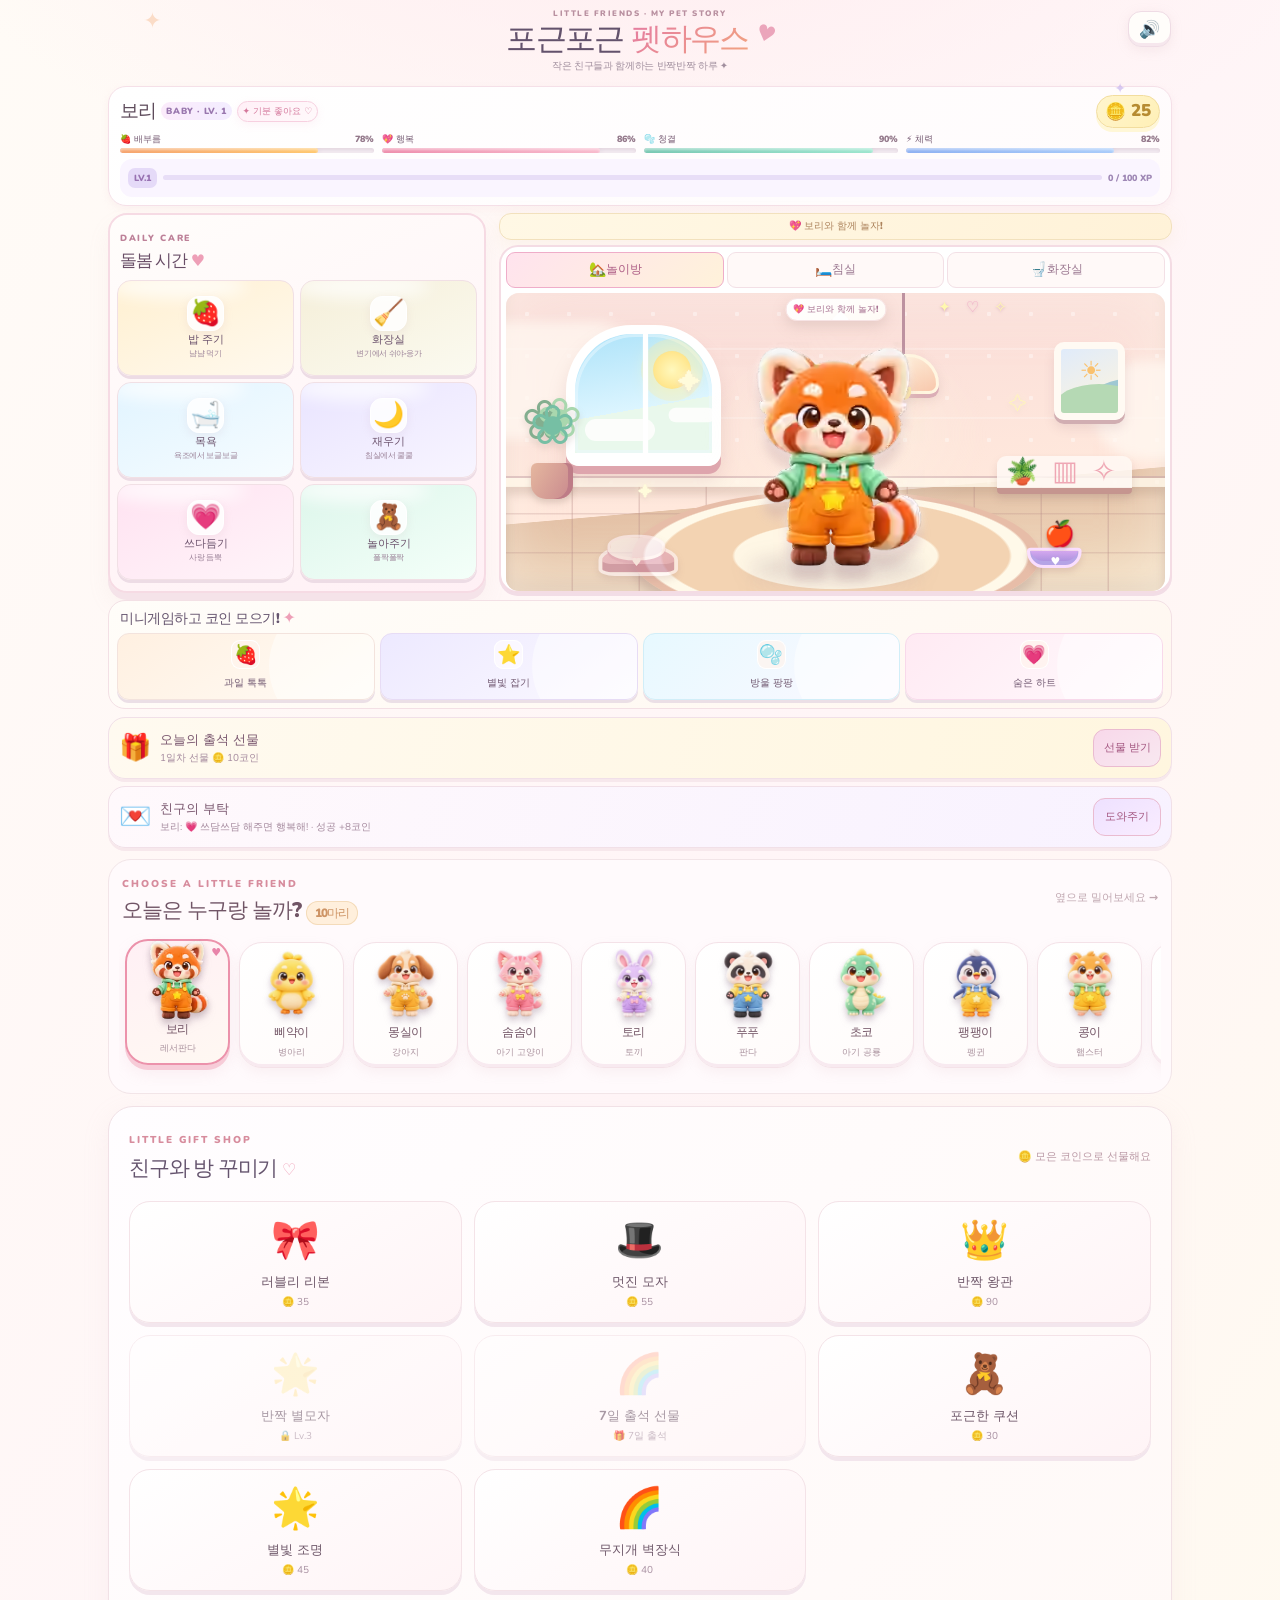
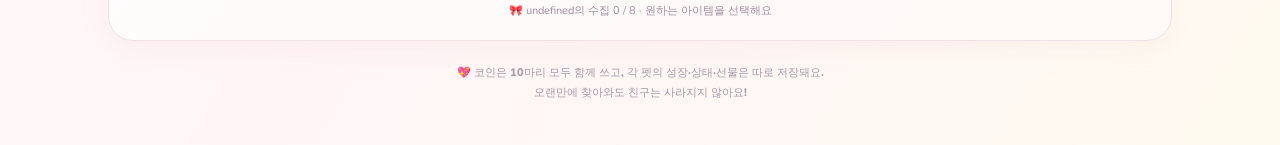
<file: pet-care.html>
<!doctype html>
<html lang="ko"><head><meta charset="utf-8"><meta name="viewport" content="width=device-width, initial-scale=1, viewport-fit=cover">
<title>리안·이준 GAME — 포근포근 펫하우스 Deluxe</title><meta name="theme-color" content="#fff7f2"><link rel="stylesheet" href="/pet-care.css?v=pet-room-visible-20261101"></head>
<body>
<div class="pet-app">
<header class="top">
  <div class="top-emblem"><span class="logo-leaf" aria-hidden="true">✿</span><span class="tiny-overline">LITTLE FRIENDS · MY PET STORY</span><h1>포근포근 <em>펫하우스</em><span class="title-heart">♥</span></h1><p>작은 친구들과 함께하는 반짝반짝 하루 <span aria-hidden="true">✦</span></p></div>
  <button id="petSound" class="sound-toggle" type="button" aria-label="소리 켜기 또는 끄기">🔊</button>
</header>
<div class="pet-primary-summary">
<section class="pet-sheet">
  <div class="pet-info"><div><span class="pet-info-sub">MY LITTLE BEST FRIEND</span><h2 id="petName">삐약이</h2><span id="petStage" class="stage-badge">BABY · LV. 1</span><span id="petMoodBadge" class="mood-badge" aria-live="polite">✦ 기분 좋아요 ♡</span></div><div class="wallet"><span>🪙</span><strong id="petCoins">0</strong><small>공용 코인</small></div></div>
  <div id="petSaveState" class="save-indicator" role="status">✓ 이 기기에 자동 저장</div>
  <div class="condition-title"><span>♡ 오늘의 컨디션</span><span class="condition-hint">LOVE & CARE</span></div><div class="pet-status" role="group" aria-label="내 펫의 상태">
    <div class="status-item"><div class="status-title"><span>🍓 배부름</span><output id="statFood">80%</output></div><div class="status-track"><div id="barFood" class="status-fill orange"></div></div></div>
    <div class="status-item"><div class="status-title"><span>💖 행복</span><output id="statHappy">85%</output></div><div class="status-track"><div id="barHappy" class="status-fill pink"></div></div></div>
    <div class="status-item"><div class="status-title"><span>🫧 청결</span><output id="statClean">90%</output></div><div class="status-track"><div id="barClean" class="status-fill mint"></div></div></div>
    <div class="status-item"><div class="status-title"><span>⚡ 체력</span><output id="statEnergy">80%</output></div><div class="status-track"><div id="barEnergy" class="status-fill blue"></div></div></div>
  </div>
  <div class="xp-row"><span id="petLevel">LV.1</span><div class="xp-rail"><div id="xpFill"></div></div><span id="xpText">0 / 100 XP</span></div>
</section>
</div>
<div class="pet-main-grid">
<section class="care-first" aria-label="바로 돌보기">
<div class="actions-head"><span>DAILY CARE</span><h2>돌봄 시간 <span class="section-heart">♥</span></h2><p>좋아하는 음식을 주고 예쁘게 돌봐 주세요!</p></div>
<div class="pet-actions">
 <button type="button" class="care-button care-feed" data-action="feed"><span class="care-icon">🍓</span><strong>밥 주기</strong><small>냠냠 먹기</small></button>
 <button type="button" class="care-button care-poop" data-action="clean"><span class="care-icon">🧹</span><strong>화장실</strong><small>변기에서 쉬야·응가</small></button>
 <button type="button" class="care-button care-bath" data-action="bath"><span class="care-icon">🛁</span><strong>목욕</strong><small>욕조에서 보글보글</small></button>
 <button type="button" class="care-button care-sleep" data-action="sleep"><span class="care-icon">🌙</span><strong>재우기</strong><small>침실에서 쿨쿨</small></button>
 <button type="button" class="care-button care-cuddle" data-action="pet"><span class="care-icon">💗</span><strong>쓰다듬기</strong><small>사랑 듬뿍</small></button>
 <button type="button" class="care-button care-play" data-action="play"><span class="care-icon">🧸</span><strong>놀아주기</strong><small>폴짝폴짝</small></button>
</div>
</section>
<div class="pet-experience">
<div id="petMessage" class="pet-message" role="status" aria-live="polite">오늘도 함께 놀자! ♡</div>
<section class="room-wrap" aria-label="움직이는 펫을 돌보는 방">
 <div class="room-controls" role="group" aria-label="우리 펫의 방">
  <button type="button" class="room-tab" data-go-room="living" aria-pressed="true"><span>🏡</span> 놀이방</button>
  <button type="button" class="room-tab" data-go-room="bedroom" aria-pressed="false"><span>🛏️</span> 침실</button>
  <button type="button" class="room-tab" data-go-room="bathroom" aria-pressed="false"><span>🚽</span> 화장실</button>
 </div>
 <div class="room" id="petRoom" data-theme="peach" data-place="living">
  <div id="roomDecorations" class="room-decorations" aria-hidden="true"><span class="decor-sticker">🌈</span><span class="decor-cushion">🧸</span><span class="decor-lamp">🌟</span></div><div class="room-pattern" aria-hidden="true"></div><div class="room-soft-glow" aria-hidden="true"></div><div class="room-sparkle s-one" aria-hidden="true">✦</div><div class="room-sparkle s-two" aria-hidden="true">✧</div><div class="room-sparkle s-three" aria-hidden="true">✦</div>
  <div class="room-cloud room-cloud-a" aria-hidden="true"></div><div class="room-cloud room-cloud-b" aria-hidden="true"></div>
  <div class="window-sun" aria-hidden="true"><div class="sun-disc"></div><div class="cloud-one"></div><div class="cloud-two"></div></div>
  <div class="room-lamp" aria-hidden="true"><span class="room-lamp-bulb"></span></div>
  <div class="room-art" aria-hidden="true"><span class="art-sun">☀</span><span class="art-hills"></span></div>
  <div class="room-shelf" aria-hidden="true"><span class="shelf-pot">🪴</span><span class="shelf-book">▥</span><span class="shelf-star">✧</span></div>
  <div class="room-floor" aria-hidden="true"></div><div class="room-rug" aria-hidden="true"></div>
  <div class="room-plant" aria-hidden="true"><span class="plant-leaves">❀</span><span class="plant-pot"></span></div>
  <div class="room-mobile" aria-hidden="true"><span>✦</span><span>♡</span><span>✧</span></div>
  <div class="bedroom-scene" aria-hidden="true"><span class="bedroom-star">✦</span><span class="bedroom-moon">☾</span><span class="bedside-table"><span class="bedside-lamp">💡</span></span><span class="bedroom-label">GOOD NIGHT ♡</span></div>
  <div class="bathroom-scene" aria-hidden="true">
   <div class="bath-mirror"><span>✦</span></div>
   <div class="bath-sink"><span class="tap"></span></div>
   <div class="bath-tub"><span class="bath-bubble bubble1">◯</span><span class="bath-bubble bubble2">◯</span><span class="bath-bubble bubble3">◯</span></div>
   <div class="bath-toilet"><span class="toilet-lid"></span><span class="toilet-seat"></span><span class="toilet-base"></span><span class="toilet-flush">✧</span></div>
   <div class="bath-mat"></div>
  </div>
  <div id="petThought" class="thought">💖 함께 놀아요!</div>
  <div id="petCreature" class="creature" role="button" tabindex="0" aria-label="펫을 쓰다듬기"></div>
  <div class="bed-blanket" aria-hidden="true"><span>♡</span></div>
  <div class="food-bowl" id="petBowl" aria-hidden="true"><div id="petFoodVisual">🍓</div><div class="bowl-cup"></div></div>
  <div id="petPoops" class="poop-layer" aria-label="청소할 똥"></div>
  <div id="petFx" class="fx-layer" aria-hidden="true"></div>
  <div id="petBed" class="pet-bed" aria-hidden="true"><span class="bed-mattress"></span><span class="bed-pillow"></span><span class="bed-heart">♥</span></div>
  <div id="petMinigame" class="mini-overlay" hidden>
    <div class="mini-bar"><strong id="miniTitle">🍓 과일 받기</strong><span id="miniTime">20초</span><strong>⭐ <span id="miniScore">0</span></strong><button id="miniStop" type="button">끝내기 ✕</button></div>
    <div id="miniField" class="mini-field" aria-label="떨어지는 아이템을 터치하세요"></div>
    <div class="mini-prompt" id="miniPrompt">떨어지는 과일을 톡톡!</div>
    <div id="miniResult" class="mini-result" hidden><div class="mini-result-icon" id="miniResultIcon">🏆</div><div id="miniResultPet" class="mini-result-pet" aria-hidden="true"></div><h3 id="miniResultTitle">참 잘했어요!</h3><p id="miniResultBody">코인을 받았어요!</p><button id="miniAgain" type="button">다시 하기</button><button id="miniClose" type="button">펫에게 돌아가기</button></div>
  </div>
 </div>
 <div class="room-hint"><span class="room-hint-dot">●</span> 위에서 돌봄을 누르면 펫이 방으로 이동해요! 침실·화장실도 구경해 보세요 <span aria-hidden="true">♡</span></div>
</section>
</div>
</div>
<section class="mini-top" aria-label="빠른 미니게임"><div class="section-heading"><div><span>HAPPY PLAY TIME</span><h2>미니게임하고 코인 모으기! <span class="section-heart">✦</span></h2></div><span class="section-symbol">✷</span></div>
<div class="mini-options">
 <button class="mini-choice fruit" type="button" data-game="fruit"><div class="mini-symbol">🍓</div><div><strong>과일 톡톡</strong><p>간식 톡톡!</p></div><span class="mini-arrow">↗</span></button>
 <button class="mini-choice star" type="button" data-game="star"><div class="mini-symbol">⭐</div><div><strong>별빛 잡기</strong><p>별을 콕콕!</p></div><span class="mini-arrow">↗</span></button>
 <button class="mini-choice bubble" type="button" data-game="bubble"><div class="mini-symbol">🫧</div><div><strong>방울 팡팡</strong><p>비눗방울 터뜨리기</p></div><span class="mini-arrow">↗</span></button>
 <button class="mini-choice heart" type="button" data-game="heart"><div class="mini-symbol">💗</div><div><strong>숨은 하트</strong><p>하트 찾아보기</p></div><span class="mini-arrow">↗</span></button>
</div>
</section>
<section class="daily-fun" aria-label="매일 새로운 즐거움">
 <div class="daily-attendance"><div class="daily-emoji">🎁</div><div class="daily-content"><strong>오늘의 출석 선물</strong><span id="attendanceInfo">매일 접속하면 코인이 쌓여요!</span></div><button type="button" id="claimAttendance" class="reward-button">받기</button></div>
 <div class="pet-request"><div class="daily-emoji">💌</div><div class="daily-content"><strong>친구의 부탁</strong><span id="requestInfo">오늘은 무엇을 하고 싶을까?</span></div><button type="button" id="requestHelp" class="reward-button request-button">들어보기</button></div>
</section>
<section class="pet-select-lower" aria-label="친구 선택하기">
<div class="picker-head"><div><span class="eyebrow">CHOOSE A LITTLE FRIEND</span><h2>오늘은 누구랑 놀까? <small>10마리</small></h2></div><span class="picker-hint">옆으로 밀어보세요 <span aria-hidden="true">→</span></span></div>
<div class="pet-picker" id="petPicker" aria-label="키울 캐릭터 10종 선택"></div>
</section>
<section class="pet-shop"><div class="shop-title"><div><span>LITTLE GIFT SHOP</span><h2>친구와 방 꾸미기 <span class="section-heart">♡</span></h2></div><span>🪙 모은 코인으로 선물해요</span></div><div id="petShop" class="shop-grid"></div><p class="collection-note" id="collectionProgress">수집한 선물을 확인해 보세요!</p></section>
<p class="bottom-note">💖 코인은 10마리 모두 함께 쓰고, 각 펫의 성장·상태·선물은 따로 저장돼요.<br>오랜만에 찾아와도 친구는 사라지지 않아요!</p>
</div>
<script src="/pet-care.js?v=pet-large-20261101"></script></body></html>
</file>
<file: arcade.css>
/* Game — three mini games. All interaction stays in the browser. */
.game-tabs{display:grid;grid-template-columns:repeat(3,minmax(0,1fr));gap:12px;margin:-3px 0 23px}
.game-tab{display:flex;align-items:center;justify-content:center;gap:10px;min-height:72px;border-radius:22px;background:#fff;border:2px solid #ece8e5;box-shadow:0 6px 0 #eee8e0;color:#666b85;font-size:18px;font-weight:950;letter-spacing:-.5px;transition:transform .16s,background .16s,border-color .16s}
.game-tab .tab-emoji{font-size:28px}.game-tab.active{background:#ece9ff;color:#6d56e5;border-color:#9883ef;box-shadow:0 6px 0 #dad2ff}.game-tab[data-game=mole].active{background:#fff0d3;color:#a2601a;border-color:#ffc374;box-shadow:0 6px 0 #fae1b6}.game-tab[data-game=fire].active{background:#e6f6fe;color:#187ca8;border-color:#7bd0ec;box-shadow:0 6px 0 #c9eafb}.game-tab:active{transform:translateY(3px)}
#tracingScreen[hidden],#moleScreen[hidden],#fireScreen[hidden]{display:none!important}.arcade-screen{max-width:920px;margin:auto;border:2px solid #f2e9df;border-radius:28px;background:white;padding:23px;box-shadow:var(--shadow)}.arcade-screen [hidden]{display:none!important}
.arcade-intro{display:flex;align-items:center;justify-content:space-between;gap:16px;padding:4px 8px 16px}.arcade-intro h2{font-size:clamp(25px,4vw,36px);letter-spacing:-1.2px;margin:10px 0 6px;font-weight:1000}.arcade-intro p{margin:0;color:#778197;font-weight:800;font-size:14px;line-height:1.5}.arcade-tag{font-size:11px;font-weight:950;letter-spacing:1px;border-radius:99px;padding:6px 13px;display:inline-flex}.mole-tag{background:#fff0d1;color:#aa641e}.fire-tag{background:#e3f8ff;color:#1281a4}.arcade-bubble{background:#fff1d3;border-radius:28px;width:81px;height:81px;display:grid;place-items:center;font-size:46px;transform:rotate(9deg);flex-shrink:0}
.arcade-stats{display:grid;grid-template-columns:repeat(3,minmax(0,1fr));gap:10px;margin:0 5px 17px}.arcade-stats>div{background:#f8f7fc;border:1px solid #f0ebf7;padding:12px 16px;border-radius:19px}.arcade-stats small{display:block;font-size:12px;color:#9094a8;font-weight:850;margin-bottom:6px}.arcade-stats strong{font-size:26px;font-weight:1000;letter-spacing:-.5px}.arcade-stats .urgent strong{color:#f04d61;animation:pulse .65s infinite}.fire-stats{grid-template-columns:repeat(4,minmax(0,1fr))}
.arcade-actions{display:flex;justify-content:center;align-items:center;gap:18px;margin:18px 0 9px;flex-wrap:wrap}.arcade-action{border:0;border-radius:18px;min-height:55px;padding:12px 25px;font-size:17px;font-weight:950;color:white;box-shadow:0 6px 0 #bc7634;cursor:pointer}.arcade-action:active{transform:translateY(4px);box-shadow:0 2px 0 #bc7634}.mole-action{background:#e99a45}.fire-action{background:#178cc4;box-shadow:0 6px 0 #10749e}.fire-action:active{box-shadow:0 2px 0 #10749e}.arcade-action:disabled{opacity:.6;cursor:default}.action-tip{font-size:13px;font-weight:850;color:#9094a8}
.mole-arena{min-height:430px;border-radius:25px;position:relative;isolation:isolate;overflow:hidden;border:5px solid #e7b871;background:radial-gradient(ellipse at 50% 8%,#fff7c0 0,transparent 54%),linear-gradient(#8fd9f4 0 22%,#b6e6a8 22% 38%,#5daf5a 38% 100%);box-shadow:inset 0 0 0 5px #ffedba}.mole-stars{text-align:center;font-size:25px;letter-spacing:26px;height:40px;opacity:.8;white-space:nowrap;pointer-events:none}.mole-grid{max-width:585px;margin:1px auto 10px;display:grid;grid-template-columns:repeat(3,1fr);gap:6px 10px;padding:0 14px}.mole-hole{position:relative;aspect-ratio:1.2/1;width:100%;border:0;background:none;touch-action:manipulation;cursor:pointer;isolation:isolate}.mole-hole:before{content:'';position:absolute;z-index:0;inset:42% 5% 7%;background:radial-gradient(ellipse,#35220e 25%,#5b381b 55%,#946531 85%);border-radius:50%;box-shadow:0 8px 0 #3a741e,0 10px 9px #316b2988}.mole-hole:after{content:'';position:absolute;z-index:3;left:1%;right:1%;bottom:1%;height:32%;border-radius:50% 50% 40% 40%;background:linear-gradient(#70b444,#357e2d);pointer-events:none}.mole-face{position:absolute;bottom:15%;left:16%;right:16%;z-index:2;display:grid;place-items:center;font-size:clamp(34px,7vw,79px);line-height:1;filter:drop-shadow(0 7px 2px #29140a55);transform:translateY(115%) scale(.65);opacity:0;transition:transform .22s cubic-bezier(.2,1.65,.4,1),opacity .12s;pointer-events:none}.mole-hole.up .mole-face{transform:translateY(-10%) scale(1);opacity:1}.mole-hole.whacked .mole-face{transform:translateY(118%) scale(.72) rotate(-15deg);transition:transform .33s ease-in;opacity:.8}.mole-hit-star{position:absolute;z-index:4;top:0;left:17%;right:17%;font-size:clamp(24px,4vw,52px);text-align:center;opacity:0;pointer-events:none}.mole-hole.whacked .mole-hit-star{animation:moleStar .6s ease-out both}.mole-hammer{position:absolute;z-index:9;font-size:65px;pointer-events:none;opacity:0;transform-origin:80% 92%}.mole-hammer.swing{animation:hammerSwing .32s ease-out}.mole-pop{position:absolute;z-index:11;color:#fff;font-size:23px;font-weight:1000;text-shadow:0 3px 0 #a76d35;pointer-events:none;opacity:0}.mole-pop.visible{animation:floatScore .7s both}.mole-arena .mole-hole:focus-visible{outline:3px solid #fff;outline-offset:0}
@keyframes moleStar{0%{opacity:0;transform:translateY(18px) scale(.5)}28%{opacity:1;transform:translateY(-12px) scale(1.2)}100%{opacity:0;transform:translateY(-45px) scale(1)}}
@keyframes hammerSwing{0%{opacity:1;transform:rotate(-60deg) scale(1.12)}40%{opacity:1;transform:rotate(22deg) scale(1)}100%{opacity:0;transform:rotate(-15deg)}}
@keyframes floatScore{0%{opacity:0;transform:translateY(13px)}25%{opacity:1}100%{opacity:0;transform:translateY(-50px)}}
.arcade-result{border-radius:23px;background:linear-gradient(120deg,#fff4dc,#f0eaff);padding:25px;text-align:center;margin:17px 3px 6px;border:1px solid #eedfbf}.arcade-result>span{font-size:64px;display:block}.arcade-result h3{font-size:29px;margin:4px 0 8px;letter-spacing:-1px}.arcade-result p{margin:0 0 17px;font-size:15px;line-height:1.7;color:#6e7890;font-weight:800}
.fire-scene{position:relative;overflow:hidden;border:5px solid #a5ddec;border-radius:24px;min-height:540px;background:linear-gradient(#a7e4ff 0%,#e2f8ff 72%,#bcde9c 72%);isolation:isolate}.fire-sky{display:flex;justify-content:space-around;align-items:center;position:absolute;inset:0 0 auto;height:95px;font-size:35px;opacity:.9;pointer-events:none}.fire-apartment{width:min(82%,500px);margin:33px auto 0;position:relative;z-index:1;background:repeating-linear-gradient(0deg,#ffd7b5 0,#ffd7b5 42px,#f7bb95 44px);border:7px solid #edac7e;border-radius:15px 15px 6px 6px;box-shadow:9px 9px 0 #9f9b86b0}.fire-roof{background:#f36d60;color:white;margin:-16px -16px 8px;border-radius:15px 15px 4px 4px;display:flex;align-items:center;justify-content:space-between;min-height:53px;padding:7px 20px;font-size:19px;font-weight:1000;box-shadow:0 5px 0 #c64d49;gap:5px}.roof-light{font-size:31px;animation:roofBlink .8s infinite alternate}.fire-windows{display:grid;grid-template-columns:repeat(5,minmax(0,1fr));gap:9px;padding:15px 15px 5px}.fire-window{min-width:0;aspect-ratio:1/1.08;border:5px solid #fff6d5;border-radius:8px;background:linear-gradient(135deg,#a9dcf7,#ebfcff);position:relative;box-shadow:inset 0 0 0 2px #70bfe9,0 3px 0 #cb8d68;cursor:pointer;touch-action:manipulation;overflow:visible;transform:translateZ(0)}.fire-window:before,.fire-window:after{content:'';position:absolute;z-index:1;background:#fffdf5;pointer-events:none}.fire-window:before{width:3px;top:0;bottom:0;left:50%;transform:translateX(-50%)}.fire-window:after{height:3px;left:0;right:0;top:50%;transform:translateY(-50%)}.fire-window.burning{background:#fff2ad;border-color:#ff8f42;box-shadow:0 0 0 3px #ffe166,0 0 24px 8px #ff6f4277;animation:firePulse .4s infinite alternate}.fire-window.burning:after,.fire-window.burning:before{opacity:.45}.fire-window.burned{background:linear-gradient(135deg,#3b3d52,#1c1b2b);border-color:#777581;filter:saturate(.35)}.fire-window.burned:after,.fire-window.burned:before{background:#38323a}.flame-emoji{position:absolute;z-index:3;left:50%;top:48%;transform:translate(-50%,-50%);font-size:clamp(23px,4.5vw,43px);display:none;pointer-events:none;filter:drop-shadow(0 0 7px orange);animation:flameDance .35s infinite alternate}.burning .flame-emoji{display:block}.fire-window.burned .flame-emoji{display:block;filter:none;opacity:.78;animation:none}.fire-count{position:absolute;z-index:5;top:-14px;right:-10px;border-radius:99px;background:#e8474e;color:white;padding:2px 5px;font-size:12px;font-weight:900;min-width:25px;text-align:center;pointer-events:none}.fire-window:not(.burning) .fire-count{display:none}.fire-window.splashed{animation:windowSplash .3s ease-out}.fire-lobby{height:50px;margin:5px 12px 8px;display:flex;justify-content:center;align-items:center;gap:9px;color:#b86543;font-size:16px;font-weight:1000;white-space:nowrap}.fire-truck{position:absolute;z-index:2;bottom:12px;left:8%;font-size:78px;filter:drop-shadow(0 4px 0 #69836b)}.fire-ground{position:absolute;left:35%;right:0;bottom:8px;text-align:center;white-space:nowrap;font-size:29px;letter-spacing:7px}.fire-splash{position:absolute;z-index:9;font-size:49px;pointer-events:none;display:none}.fire-splash.show{display:block;animation:splashUp .56s both}
@keyframes flameDance{to{transform:translate(-50%,-54%) scale(1.13) rotate(7deg)}}@keyframes roofBlink{from{opacity:.6}to{opacity:1;filter:brightness(1.5)}}@keyframes firePulse{to{box-shadow:0 0 0 3px #ffdb4f,0 0 35px 14px #ff6f4288}}@keyframes windowSplash{0%{transform:scale(1.05)}70%{transform:scale(.94)}100%{transform:scale(1)}}@keyframes splashUp{0%{opacity:0;transform:scale(.2)}38%{opacity:1;transform:scale(1.15)}100%{opacity:0;transform:translateY(-44px)}}
.leaderboard{background:#f8fafc;border:2px solid #eff0f6;border-radius:22px;padding:18px 19px;margin-top:20px}.leaderboard-head{display:flex;justify-content:space-between;align-items:center;gap:12px}.leaderboard h3{font-size:21px;letter-spacing:-.5px;margin:0 0 5px;font-weight:1000}.leaderboard p{font-size:12px;color:#8894a7;font-weight:750;margin:0}.board-refresh{font-size:24px;border-radius:12px;width:39px;height:39px;background:#e8eefa;color:#415f94}.rank-list{padding:0;margin:15px 0 0;list-style:none}.rank-list li{border-radius:12px;background:white;display:grid;grid-template-columns:46px minmax(0,1fr) 80px;align-items:center;gap:8px;padding:10px 13px;margin:6px 0;font-weight:900;font-size:14px;color:#50607b}.rank-list .rank-pos{font-size:21px;color:#b88f33}.rank-list .rank-points{text-align:right;color:#de773b}.rank-list .rank-empty{display:block;text-align:center;color:#9198ad;padding:20px}.rank-list .rank-date{display:block;color:#abb0c0;font-size:10px;margin-top:3px;font-weight:600}.save-record{max-width:500px;margin:17px auto 23px;text-align:left}.save-record label{font-size:14px;font-weight:950;display:block;margin:0 0 8px}.save-row{display:flex;gap:8px}.save-row input{min-width:0;flex:1;border:2px solid #d7e4ec;border-radius:13px;font:inherit;font-weight:800;padding:12px 13px;background:white;color:#2e3e59}.save-row button{padding:11px 13px;border-radius:13px;background:#228dba;color:white;font:inherit;font-weight:900;cursor:pointer}.save-row button:disabled{opacity:.6}.save-record>p{min-height:18px;margin:8px 0 0!important;font-size:12px!important}.fire-result{background:linear-gradient(130deg,#e3faff,#fff6e9)}
@media (max-width:820px){.game-tabs{gap:8px}.game-tab{font-size:15px;min-height:62px}.game-tab .tab-emoji{font-size:23px}}
@media (max-width:540px){.game-tabs{gap:6px;margin:0 0 15px}.game-tab{font-size:12px;letter-spacing:-.4px;gap:4px;border-radius:15px;min-height:55px;border-width:2px;padding:5px 2px;box-shadow:0 4px 0 #eee8e0}.game-tab .tab-emoji{font-size:22px}.arcade-screen{padding:12px;border-radius:23px}.arcade-intro{padding:9px 5px 15px}.arcade-intro h2{font-size:24px}.arcade-intro p{font-size:12px}.arcade-bubble{width:58px;height:58px;border-radius:20px;font-size:35px}.arcade-stats{gap:5px;margin:0 1px 11px}.arcade-stats>div{padding:9px 6px;border-radius:12px}.arcade-stats small{font-size:10px}.arcade-stats strong{font-size:19px}.mole-arena{min-height:355px;border-width:4px}.mole-grid{gap:5px;padding:0 5px}.mole-stars{font-size:18px;letter-spacing:13px;height:42px}.mole-face{font-size:clamp(36px,11vw,65px)}.mole-hammer{font-size:55px}.mole-hole{aspect-ratio:1.1/1}.arcade-actions{gap:9px;margin:16px 0 7px}.arcade-action{font-size:14px;min-height:53px}.action-tip{font-size:11px}.fire-scene{min-height:424px;border-width:3px}.fire-apartment{width:91%;margin-top:41px;border-width:4px}.fire-roof{padding:4px 8px;font-size:14px;min-height:43px;margin:-13px -10px 6px}.fire-windows{padding:10px 7px 4px;gap:5px}.fire-window{border-width:3px;border-radius:5px}.fire-lobby{font-size:10px;height:36px;margin:2px 5px 4px;gap:3px}.fire-truck{font-size:50px;left:2%;bottom:10px}.fire-ground{font-size:20px;letter-spacing:1px;left:30%;bottom:8px}.flame-emoji{font-size:24px}.fire-count{font-size:10px;top:-9px;right:-7px;padding:1px 3px}.fire-stats{gap:4px}.fire-stats small{font-size:9px}.fire-stats strong{font-size:17px}.leaderboard{padding:13px}.leaderboard h3{font-size:18px}.rank-list li{font-size:12px;grid-template-columns:36px minmax(0,1fr) 65px;padding:9px}.arcade-result{padding:15px;margin:14px 0}.arcade-result>span{font-size:47px}.arcade-result h3{font-size:22px}.save-row button{font-size:12px;padding:8px}}
.fire-difficulty{margin:8px 0 14px;padding:12px 14px;border-radius:16px;background:#eaf9f0;color:#297348;font-size:14px;font-weight:900;text-align:center}
.fire-difficulty[data-level="3"],.fire-difficulty[data-level="4"]{background:#fff0d6;color:#bd6a17}.fire-difficulty[data-level="5"]{background:#ffe6e6;color:#c42e42;animation:pulse .85s infinite}

/* Mole & cat arcade: illustrated animals, flatter arena, no overgrown green turf */
.mole-rules{display:flex;justify-content:center;gap:10px;flex-wrap:wrap;margin:-3px 0 13px;font-size:13px;font-weight:850;color:#65527c}
.mole-rules span{background:#fff7e8;border:1px solid #f3dcc5;padding:8px 13px;border-radius:999px}
.mole-rules strong{color:#a9572d}
.mole-rules span:last-child{background:#fff0f3;border-color:#f6d8dc}
.mole-rules span:last-child strong{color:#d34f70}
.mole-arena{min-height:0;padding:6px 0 12px;background:radial-gradient(ellipse at 50% 0%,#fff9dc 2%,transparent 45%),linear-gradient(180deg,#c9efff 0%,#f7efff 29%,#fff1d6 100%);border-color:#dcb484;box-shadow:inset 0 0 0 5px #fff7e6}
.mole-stars{height:32px;font-size:18px;letter-spacing:18px;opacity:.75}
.mole-grid{max-width:580px;gap:0 10px;padding:0 13px;margin:0 auto 3px}
.mole-hole{aspect-ratio:1.18/1;overflow:hidden;border-radius:32%;-webkit-tap-highlight-color:transparent}
.mole-hole:before{inset:65% 7% 6%;background:radial-gradient(ellipse at center,#321b15 0%,#5f3829 62%,#b07c50 95%);box-shadow:0 3px 3px #73503855;z-index:0}
.mole-hole:after{bottom:3%;left:2%;right:2%;height:18%;background:linear-gradient(180deg,#dfb687 0%,#be8c62 55%,#ad744c 100%);box-shadow:0 2px 0 #845635;z-index:3;pointer-events:none}
.mole-face{bottom:8%;left:11%;right:11%;height:86%;z-index:2;display:block;filter:drop-shadow(0 5px 2px #3c231d33);transform:translateY(116%) scale(.84);opacity:0;transition:transform .21s cubic-bezier(.24,1.25,.4,1),opacity .13s}
.mole-hole.up .mole-face{transform:translateY(0) scale(1);opacity:1}
.mole-hole.whacked .mole-face{transform:translateY(125%) rotate(-12deg) scale(.8);opacity:.9;transition:transform .32s ease-in,opacity .32s}
.mole-hole.teasing .mole-face{transform:translateY(-4%) rotate(4deg) scale(1.04);opacity:1;transition:transform .2s ease-out}
.mole-hole.sinking .mole-face{transform:translateY(125%) scale(.83);opacity:.8;transition:transform .25s ease-in,opacity .25s}
.mole-hole:not([data-kind="cat"]) .critter-cat{display:none}
.mole-hole[data-kind="cat"] .critter-mole{display:none}
.critter{position:absolute;inset:0;display:block;isolation:isolate}
.critter i{position:absolute;display:block;pointer-events:none}
.critter-body{z-index:0;bottom:0;left:24%;width:52%;height:43%;border-radius:46% 46% 18% 18%;background:#986540;box-shadow:inset -6px -4px 0 #64402740}
.critter-ear{z-index:1;top:24%;width:22%;height:28%;border-radius:50%;background:#a26c47;border:3px solid #765035}
.critter-ear:after{content:'';position:absolute;inset:20%;border-radius:50%;background:#d9a990}
.critter-ear.ear-l{left:15%;transform:rotate(-25deg)}
.critter-ear.ear-r{right:15%;transform:rotate(25deg)}
.critter-head{z-index:2;top:10%;left:15%;width:70%;height:76%;border-radius:48% 48% 46% 46%;background:radial-gradient(ellipse at 30% 24%,#cda178 0%,#af7a50 44%,#815035 100%);box-shadow:inset -5px -4px 1px #673e3160,0 2px 3px #5d3d3240}
.critter-eye{z-index:5;top:41%;width:9%;height:11%;border-radius:50%;background:#281b1b;box-shadow:1px 1px 0 #4c251a}
.critter-eye:after{content:'';position:absolute;top:15%;left:15%;width:30%;height:29%;background:#fff;border-radius:50%}
.critter-eye.eye-l{left:32%}.critter-eye.eye-r{right:32%}
.critter-muzzle{z-index:4;top:54%;left:30%;width:40%;height:26%;border-radius:48% 48% 42% 42%;background:#edcfad;box-shadow:inset 0 -3px 0 #d6ae8c}
.critter-nose{z-index:6;top:55%;left:46%;width:11%;height:9%;border-radius:45% 45% 60% 60%;background:#ee9f9b;box-shadow:inset 1px -1px 0 #c7716f}
.critter-paw{z-index:7;bottom:10%;width:19%;height:16%;border-radius:45% 45% 28% 28%;background:#b78360;box-shadow:inset 0 -3px 0 #8b5b40}
.critter-paw:after{content:'⋮';position:absolute;left:40%;top:-10%;font-size:13px;color:#6d4039;transform:rotate(90deg)}
.critter-paw.paw-l{left:17%;transform:rotate(-24deg)}.critter-paw.paw-r{right:17%;transform:rotate(24deg)}
/* Distinct ginger kitten with pointed ears, stripes, whiskers and an animated tongue */
.critter-cat .critter-body{background:#d98c51;box-shadow:inset -6px -4px 0 #b96e3c55}
.critter-cat .critter-ear{z-index:3;top:4%;width:29%;height:38%;border:0;border-radius:8px;background:#cc7e48;clip-path:polygon(0 100%,19% 2%,100% 70%,100% 100%)}
.critter-cat .critter-ear.ear-l{left:13%;transform:rotate(-8deg)}
.critter-cat .critter-ear.ear-r{right:13%;transform:scaleX(-1) rotate(-8deg)}
.critter-cat .critter-ear:after{inset:26% 24% 12%;clip-path:polygon(0 100%,20% 0,100% 80%);background:#f4b6ae;border-radius:4px}
.critter-cat .critter-head{top:22%;height:64%;border-radius:46% 46% 42% 42%;background:radial-gradient(circle at 32% 22%,#ffda99 0%,#efac64 52%,#d78346 100%);box-shadow:inset -5px -3px 0 #bb743850}
.critter-cat .critter-eye{top:44%;width:11%;height:9%;border-radius:45% 45% 55% 55%;background:#4f3125}
.critter-cat .critter-eye.eye-l{left:31%}.critter-cat .critter-eye.eye-r{right:31%}
.critter-cat .critter-muzzle{top:60%;left:29%;width:42%;height:20%;background:#fff1d7}
.critter-cat .critter-nose{top:61%;left:46%;width:10%;height:8%;background:#cf786f;clip-path:polygon(0 0,100% 0,50% 100%);border-radius:0}
.critter-cat .critter-paw{background:#ebaa67}
.cat-stripe{z-index:4;top:24%;width:8%;height:16%;border-radius:40%;background:#bf723a}
.cat-stripe.stripe-l{left:36%;transform:rotate(-21deg)}.cat-stripe.stripe-r{right:36%;transform:rotate(21deg)}
.cat-whisker{z-index:7;top:66%;width:20%;height:2px;background:#79503d;box-shadow:0 7px 0 #79503d}
.cat-whisker.whisker-l{left:11%;transform:rotate(-12deg)}
.cat-whisker.whisker-r{right:11%;transform:rotate(12deg)}
.cat-tongue{z-index:8;top:69%;left:47%;width:9%;height:4%;background:#ef628b;border-radius:40% 40% 75% 75%;transform-origin:top center;transform:scaleY(0);opacity:0;transition:transform .12s}
.mole-hole.teasing .cat-tongue{animation:catTongue .44s ease-in-out infinite alternate;opacity:1;transform:scaleY(2.8)}
.mole-hole.teasing .critter-cat .eye-r{height:2px;top:49%;border-radius:99px;transform:rotate(-13deg)}
.mole-hole.teasing .critter-cat .eye-r:after{display:none}
.mole-hole.teasing .mole-hit-star{animation:moleStar .75s ease-out both;font-size:clamp(14px,2.5vw,25px);font-weight:950;color:#b84b77;text-shadow:0 2px 2px white}
.mole-hit-star{top:1%;left:4%;right:4%;z-index:5}
.mole-pop{white-space:nowrap;z-index:12;font-size:clamp(15px,3.8vw,23px);text-shadow:0 2px 3px #664031;font-weight:1000}
@keyframes catTongue{from{transform:scaleY(1.1)}to{transform:scaleY(3.0)}}
@media(max-width:540px){
 .mole-rules{gap:6px;font-size:11px;margin-bottom:10px}
 .mole-rules span{padding:7px 9px}
 .mole-arena{min-height:0;border-width:4px;padding:3px 0 12px}
 .mole-stars{height:28px;letter-spacing:12px;font-size:15px}
 .mole-grid{gap:0 3px;padding:0 5px}
 .mole-hole{aspect-ratio:1.22/1}
 .critter-paw:after{font-size:8px}
 .mole-hit-star{font-size:20px}
 .mole-hammer{font-size:51px}
}

/* Enhanced SVG creatures and firefighter rescue */
.mole-face .critter-svg{position:absolute;inset:0;width:100%;height:100%;display:block;overflow:visible;filter:drop-shadow(0 4px 3px #75523938)}
.mole-hole[data-kind="none"] .critter-svg{display:none}
.mole-hole[data-kind="mole"] .critter-cat{display:none}
.mole-hole[data-kind="cat"] .critter-mole{display:none}
.mole-hole.up .critter-svg{animation:critterBob 1.2s ease-in-out infinite alternate}
.mole-hole.teasing .critter-cat{animation:catWiggle .28s ease-in-out infinite alternate}
.mole-hole.teasing .cat-tongue{transform-origin:60px 85px;animation:catSvgTongue .22s ease-out infinite alternate;opacity:1}
.mole-hole.whacked .critter-mole{animation:critterBonk .28s ease-out}
.critter-svg .mole-sparkle,.critter-svg .cat-sparkle{opacity:.88}
.mole-hole.teasing .cat-sparkle{animation:critterSpark .4s infinite alternate}
.mole-hit-star{font-size:clamp(15px,2.5vw,25px)!important;z-index:8}
.mole-pop.bad{color:#ffebfa;text-shadow:0 3px 1px #a73d75}
.mole-arena{background:radial-gradient(ellipse at 50% 2%,#fffde6 0%,transparent 38%),linear-gradient(180deg,#d8f3ff 0 30%,#f8edff 30% 55%,#f7e1c1 55% 100%)}
.mole-hole:after{background:linear-gradient(#f2cda3,#dca978)!important}
@keyframes critterBob{from{transform:translateY(1px)}to{transform:translateY(-3px)}}
@keyframes catWiggle{from{transform:rotate(-5deg)}to{transform:rotate(5deg)}}
@keyframes catSvgTongue{from{transform:scaleY(.35)}to{transform:scaleY(1.12)}}
@keyframes critterBonk{30%{transform:rotate(-11deg) scale(.95)}70%{transform:rotate(9deg) scale(1.05)}}
@keyframes critterSpark{from{opacity:.6;transform:scale(.85)}to{opacity:1;transform:scale(1.1)}}
.fire-rescue-status{display:flex;align-items:center;justify-content:center;flex-wrap:wrap;gap:7px 14px;margin:-4px 0 13px;font-size:13px;font-weight:850;color:#48788e}
.fire-rescue-status span{padding:8px 11px;border-radius:13px;background:#edfaff}
.fire-rescue-status span:first-child{color:#166a91;background:#dff7fb;font-size:14px}
.fire-rescue-status strong{color:#167da9;font-size:19px;margin-left:4px}
.fire-window.waiting{border-color:#fff0a8;box-shadow:0 0 0 3px #ffe080,0 0 18px #ffc968aa;background:linear-gradient(#d7f4ff,#fff3ce);animation:residentWindowGlow .8s infinite alternate}
.fire-window.waiting .resident-emoji{display:block}
.resident-emoji{display:none;position:absolute;z-index:7;left:50%;top:49%;transform:translate(-50%,-50%);font-size:clamp(19px,3.8vw,33px);line-height:1;filter:drop-shadow(0 2px 1px #65483755);pointer-events:none;animation:residentWave .48s ease-in-out infinite alternate}
.fire-truck{display:flex;align-items:center;flex-direction:column;gap:0;padding:0 5px 8px;background:transparent;border:none;cursor:pointer;line-height:1.06;z-index:8;min-width:85px;touch-action:manipulation;filter:drop-shadow(0 4px 0 #6f9589)}
.fire-truck small{display:block;padding:3px 7px;border-radius:9px;background:#e4f7ff;color:#267b9f;font-size:11px;font-weight:950;white-space:nowrap;line-height:1.2;border:2px solid #8ed9ff}
.fire-truck.selected{filter:drop-shadow(0 0 8px #ffed61);animation:truckSelected .45s infinite alternate}
.fire-truck.selected small{background:#ffdf83;color:#9c4218;border-color:#ef9844}
.fire-truck:disabled{opacity:.65;cursor:default}
.fire-truck.nudge{animation:truckNudge .28s 3}
.fire-ladder{position:absolute;z-index:11;height:20px;transform-origin:0 50%;transform:rotate(var(--ladder-angle));pointer-events:none}
.fire-ladder[hidden]{display:none}
.ladder-rail{position:absolute;inset:1px 0 2px 0;border-top:3px solid #e9574e;border-bottom:3px solid #e9574e;border-radius:7px;background:repeating-linear-gradient(90deg,transparent 0 14px,#e18439 14px 18px,transparent 18px 31px),linear-gradient(#ffe39a,#f9eabd);box-shadow:0 3px 2px #794c3c55;transform-origin:left center}
.fire-ladder.active .ladder-rail{animation:ladderGrow 1.45s ease-in-out both}
.ladder-firefighter,.ladder-passenger{position:absolute;display:block;z-index:2;top:-27px;left:0;font-size:27px;white-space:nowrap;filter:drop-shadow(0 2px 2px #0005)}
.fire-ladder.active .ladder-firefighter{animation:firefighterClimb 1.45s ease-in-out both}
.fire-ladder.active .ladder-passenger{animation:passengerDown 1.45s ease-in-out both}
.fire-rescue-pop{display:none;position:absolute;z-index:15;pointer-events:none;font-size:clamp(15px,2.9vw,23px);color:#fff;white-space:nowrap;font-weight:1000;text-shadow:0 2px 2px #168bb2;letter-spacing:-.5px}
.fire-rescue-pop.show{display:block;animation:floatScore .95s ease-out both}
@keyframes residentWindowGlow{to{box-shadow:0 0 0 3px #ffb456,0 0 25px #ffc968ee}}
@keyframes residentWave{from{transform:translate(-50%,-48%) rotate(-10deg)}to{transform:translate(-50%,-53%) rotate(10deg)}}
@keyframes truckSelected{to{transform:translateY(-3px) scale(1.05)}}
@keyframes truckNudge{25%,75%{transform:translateX(-6px)}50%{transform:translateX(6px)}}
@keyframes ladderGrow{0%{transform:scaleX(0);opacity:.2}25%,78%{transform:scaleX(1);opacity:1}100%{transform:scaleX(0);opacity:.2}}
@keyframes firefighterClimb{0%,8%{left:0;opacity:1}36%,56%{left:calc(100% - 22px);opacity:1}95%,100%{left:0;opacity:1}}
@keyframes passengerDown{0%,42%{left:calc(100% - 22px);opacity:0}54%{opacity:1}88%{left:0;opacity:1}100%{left:0;opacity:0}}
@media(max-width:540px){
 .fire-rescue-status{font-size:10px;margin:-5px 0 10px;gap:4px}
 .fire-rescue-status span{padding:7px 9px}
 .fire-rescue-status strong{font-size:14px}
 .fire-truck{left:1%;bottom:1%;font-size:44px;min-width:62px}
 .fire-truck small{font-size:9px;padding:2px 4px}
 .ladder-firefighter,.ladder-passenger{font-size:21px;top:-22px}
 .fire-rescue-pop{font-size:13px}
}
@media(prefers-reduced-motion:reduce){
 .mole-hole.up .critter-svg,.mole-hole.teasing .critter-cat,.fire-window.waiting .resident-emoji{animation:none}
 .fire-ladder.active .ladder-rail,.fire-ladder.active .ladder-firefighter,.fire-ladder.active .ladder-passenger{animation-duration:.1s}
}

/* Soccer penalty shootout */
.game-tabs{grid-template-columns:repeat(4,minmax(0,1fr))}
.game-tab[data-game=soccer].active{background:#e5f9e9;color:#23834a;border-color:#7cdba0;box-shadow:0 6px 0 #c8efd4}
#soccerScreen[hidden]{display:none!important}
.soccer-tag{background:#e7f9eb;color:#29864f}
.soccer-bubble{background:#e3f9e9}
.soccer-stats>div{background:#f0fbf4;border-color:#d8f3e0}
.soccer-progress{margin:-2px 5px 15px;display:flex;justify-content:center;gap:13px;flex-wrap:wrap;min-height:41px}
.soccer-ball-mark{font-size:27px;display:grid;place-items:center;width:42px;height:42px;border-radius:50%;font-weight:1000;transition:transform .15s}
.soccer-ball-mark.pending{background:#f4f6f8;filter:grayscale(.4);opacity:.7}
.soccer-ball-mark.goal{background:#d7f5df;color:#15874a;border:2px solid #62cc83;animation:soccerMark .4s ease-out}
.soccer-ball-mark.miss{background:#ffe3e5;color:#ce425a;border:2px solid #faa7b1}
.soccer-arena{border:5px solid #9bd3bd;border-radius:25px;position:relative;isolation:isolate;overflow:hidden;min-height:540px;padding:49px 15px 0;background:linear-gradient(#b5e6ff 0%,#d9f2ff 25%,#a2cc9c 25%,#659d70 32%,#66ba7c 32%,#47a66c 100%);box-shadow:inset 0 0 0 5px #d7ffe0}
.soccer-arena:before{content:'';position:absolute;inset:26% -10% auto;height:23px;background:repeating-linear-gradient(90deg,#f9e48f 0 12px,#fee1e1 12px 24px,#97dff5 24px 36px,#ad96f9 36px 48px);opacity:.55;pointer-events:none}
.soccer-arena:after{content:'';position:absolute;left:-15%;right:-15%;bottom:0;height:41%;background:repeating-linear-gradient(115deg,#ffffff12 0 30px,#ffffff03 30px 60px);pointer-events:none}
.soccer-fans{position:absolute;top:8px;left:0;width:100%;text-align:center;font-size:22px;letter-spacing:15px;color:#fff;opacity:.95;pointer-events:none;white-space:nowrap}
.soccer-goal{position:relative;z-index:1;width:min(93%,685px);aspect-ratio:2.55/1;margin:0 auto;border:10px solid #f8fcff;border-bottom-width:12px;border-radius:11px 11px 3px 3px;box-shadow:0 0 0 3px #6ea0b9,0 10px 0 #25634470,0 18px 33px #143d2940;background:linear-gradient(170deg,#d1eeffb7,#d4fce4a6)}
.soccer-net{position:absolute;inset:0;pointer-events:none;background:repeating-linear-gradient(90deg,transparent 0 19px,#ffffff9f 19px 20px),repeating-linear-gradient(0deg,transparent 0 19px,#ffffff9f 19px 20px);box-shadow:inset 0 4px 15px #b4cbd86b}
.soccer-zones{position:absolute;inset:0;display:grid;grid-template-columns:repeat(3,1fr);grid-template-rows:repeat(2,1fr);z-index:2}
.soccer-zone{touch-action:manipulation;position:relative;display:flex;align-items:center;justify-content:center;flex-direction:column;gap:0;background:#ffffff07;color:#275f48;border:1px dashed #ffffffb0;cursor:pointer;min-width:0;min-height:0;font-weight:1000;-webkit-tap-highlight-color:transparent;transition:background .12s}
.soccer-zone span{display:block;font-size:26px;color:#2e8e59;line-height:1}
.soccer-zone small{font-size:13px;white-space:nowrap;background:#edfff2dd;padding:3px 7px;border-radius:9px;line-height:1.2}
.soccer-zone:disabled{opacity:.72;cursor:default}
.soccer-zone:not(:disabled):active{background:#fff5a4aa;transform:scale(.99)}
.soccer-zone:focus-visible{outline:4px solid #fcd962;outline-offset:-5px}
.soccer-zone.chosen.scored{background:#84ffa56b}
.soccer-zone.chosen.blocked{background:#ffab9890}
.soccer-keeper{position:absolute;z-index:5;pointer-events:none;left:50%;top:67%;width:clamp(57px,11vw,106px);height:auto;aspect-ratio:90/124;transform:translate(-50%,-50%);filter:drop-shadow(0 6px 6px #1d513c77)}
.soccer-keeper svg{display:block;width:100%;height:100%}
.soccer-keeper.diving{transition:left .4s cubic-bezier(.15,.8,.22,1),top .4s cubic-bezier(.15,.8,.22,1);animation:keeperDive .55s ease-out}
.soccer-keeper.saved{filter:drop-shadow(0 1px 12px #fffd97)}
.soccer-pitch-decor{position:absolute;left:17%;right:17%;bottom:-27%;height:56%;border:3px solid #ffffff88;border-radius:50%;pointer-events:none;transform:perspective(300px) rotateX(50deg);z-index:0}
.soccer-pitch-circle{position:absolute;inset:24% 29%;border:3px solid #ffffff55;border-radius:50%}
.soccer-ball{position:absolute;z-index:7;bottom:8%;left:50%;font-size:clamp(36px,7vw,57px);line-height:1.1;transform:translateX(-50%);filter:drop-shadow(0 5px 4px #174b3760);pointer-events:none}
.soccer-ball.kicked{animation:soccerKick .62s cubic-bezier(.21,.75,.31,1) forwards}
.soccer-celebration{position:absolute;z-index:12;top:58%;left:50%;transform:translate(-50%,-50%);font-weight:1000;font-size:clamp(18px,4vw,32px);letter-spacing:-.5px;color:#fff;text-shadow:0 4px 0 #167a48,0 6px 12px #163a34;pointer-events:none;opacity:0;text-align:center;white-space:nowrap}
.soccer-celebration.visible{animation:soccerCelebrate .9s ease-in-out forwards}
.soccer-celebration.save{text-shadow:0 3px 0 #c34d41,0 5px 9px #342}
.soccer-celebration.late{text-shadow:0 3px 0 #8b6180,0 5px 9px #342}
.soccer-caption{margin:15px 3px 0;text-align:center;color:#536b67;font-size:15px;font-weight:950;min-height:24px}
.soccer-action{background:#29985a;box-shadow:0 6px 0 #1b7546}
.soccer-action:active{box-shadow:0 2px 0 #1b7546}
.soccer-result{background:linear-gradient(130deg,#e1ffe9,#fff9d9)}
.soccer-leaderboard{background:#f4fbf5}
.soccer-rank-current{background:#dcf6e3!important}
@keyframes soccerKick{
 0%{transform:translateX(-50%) translateY(0) scale(1) rotate(0deg);opacity:1}
 90%{opacity:1}
 100%{transform:translateX(calc(-50% + var(--shot-x,0px))) translateY(var(--shot-y,0px)) scale(.42) rotate(540deg);opacity:.9}
}
@keyframes soccerCelebrate{0%{opacity:0;transform:translate(-50%,-20%) scale(.5)}28%{opacity:1;transform:translate(-50%,-50%) scale(1.13)}75%{opacity:1}100%{opacity:0;transform:translate(-50%,-78%) scale(1.05)}}
@keyframes keeperDive{0%{transform:translate(-50%,-50%) scale(1)}45%{transform:translate(-50%,-50%) scale(1.16)}100%{transform:translate(-50%,-50%) scale(1)}}
@keyframes soccerMark{0%{transform:scale(.4)}70%{transform:scale(1.1)}100%{transform:scale(1)}}
@media(max-width:820px){.game-tabs{grid-template-columns:repeat(4,minmax(0,1fr));gap:8px}.game-tab{font-size:13px;min-height:63px;gap:5px}.game-tab .tab-emoji{font-size:23px}}
@media(max-width:540px){
 .game-tabs{grid-template-columns:repeat(2,minmax(0,1fr));gap:8px;margin-bottom:18px}
 .game-tab{font-size:14px;min-height:54px;gap:7px}
 .game-tab .tab-emoji{font-size:23px}
 .soccer-arena{min-height:393px;border-width:3px;padding:39px 5px 0}
 .soccer-fans{font-size:15px;letter-spacing:8px}
 .soccer-goal{width:97%;border-width:6px;border-bottom-width:9px;aspect-ratio:2.37/1}
 .soccer-keeper{width:clamp(49px,13.8vw,73px)}
 .soccer-zone span{font-size:21px}
 .soccer-zone small{font-size:10px;padding:3px 4px}
 .soccer-ball{font-size:43px;bottom:11%}
 .soccer-celebration{font-size:16px}
 .soccer-progress{gap:8px}
 .soccer-ball-mark{width:37px;height:37px;font-size:23px}
 .soccer-caption{font-size:12px}
 .soccer-stats{gap:5px}
 .soccer-stats>div{padding:10px 6px}
 .soccer-stats strong{font-size:18px}
 .soccer-stats small{font-size:10px}
 .soccer-leaderboard .leaderboard-head h3{font-size:17px}
}
@media(prefers-reduced-motion:reduce){.soccer-ball.kicked{animation-duration:.05s}.soccer-celebration.visible{animation-duration:.15s}}

/* Rian & Ijun magic garden */
.game-tabs{grid-template-columns:repeat(5,minmax(0,1fr));gap:9px}
.game-tab{font-size:15px;gap:7px;min-width:0;padding:8px 5px}
.game-tab .tab-emoji{font-size:25px}
.game-tab[data-game=garden].active{background:#fff0fb;color:#ba549a;border-color:#ec9fd2;box-shadow:0 6px 0 #f7d8ec}
#gardenScreen[hidden]{display:none!important}
.garden-tag{background:#fff0fa;color:#b94c96}
.garden-bubble{background:#fff0fb}
.garden-stats{display:grid;grid-template-columns:repeat(2,minmax(0,1fr));gap:10px;margin:0 4px 13px}
.garden-step-stat{background:linear-gradient(115deg,#fff5fc,#f4f3ff);border:2px solid #f8dfef;border-radius:18px;padding:10px 16px;text-align:center}
.garden-step-stat small{display:block;font-size:12px;font-weight:850;color:#ad759f;margin-bottom:3px}
.garden-step-stat strong{font-size:24px;font-weight:1000;color:#9f5695}
.garden-scene{position:relative;overflow:hidden;isolation:isolate;border:5px solid #e9c5eb;border-radius:27px;min-height:500px;background:radial-gradient(circle at 50% 18%,#fff5bc99 0 12%,transparent 35%),linear-gradient(#cdeeff 0%,#fff3fc 42%,#f9e3fa 67%,#c4eac3 67%,#9cdb9f 100%);box-shadow:inset 0 0 0 5px #fff6ff}
.garden-scene:after{content:'';position:absolute;left:-5%;right:-5%;bottom:0;height:19%;background:radial-gradient(ellipse at bottom,#71c77e88 0,#80cc9177 65%,transparent 100%);pointer-events:none}
.garden-cloud{position:absolute;font-size:47px;opacity:.88;top:8px;left:13%;filter:drop-shadow(0 3px 1px #f6fffb)}
.garden-cloud-b{top:27px;left:auto;right:13%;font-size:35px}
.garden-rainbow{position:absolute;z-index:1;top:16px;left:50%;transform:translateX(-50%) scale(.8);font-size:77px;opacity:.27;filter:drop-shadow(0 5px 4px #ffffff80);transition:transform .75s ease,opacity .75s}
.garden-scene.finished .garden-rainbow{transform:translateX(-50%) scale(1.55);opacity:1;animation:rainbowCheer 1s ease-in-out infinite alternate}
.garden-butterfly{position:absolute;z-index:2;top:37%;left:36%;font-size:27px;pointer-events:none;animation:gardenButterfly 4s ease-in-out infinite alternate}
.garden-butterfly-two{top:19%;left:75%;font-size:23px;animation-duration:5.2s;animation-delay:-2s}
.garden-characters{position:absolute;z-index:3;inset:17% 9% auto;display:flex;align-items:flex-end;justify-content:space-between;gap:8%;pointer-events:none}
.garden-kid{width:min(37%,195px);display:flex;flex-direction:column;align-items:center;position:relative;flex-shrink:0;gap:3px}
.garden-character-art{width:100%;height:auto;aspect-ratio:184/224;filter:drop-shadow(0 5px 2px #62526736)}
.garden-avatar-svg{width:100%;height:100%;display:block;object-fit:contain}
.garden-kid-rian{transform:rotate(-3deg)}
.garden-kid-ijun{transform:rotate(3deg);width:min(34%,180px)}
.garden-name-badge{background:#fffaf9ec;border:2px solid #fff;border-radius:999px;padding:4px 11px;color:#944f8a;font-size:15px;font-weight:1000;box-shadow:0 3px 9px #977a9b25;white-space:nowrap}
.garden-kid-ijun .garden-name-badge{color:#397eaa}
.garden-kid-quote{position:absolute;top:-20px;left:76%;z-index:4;display:block;min-width:122px;max-width:165px;padding:8px 11px;background:#fff;border:2px solid #eddce8;border-radius:16px 16px 16px 0;font-size:11px;font-weight:900;color:#a25794;text-align:center;box-shadow:0 4px 0 #ecceea;line-height:1.25}
.garden-kid-ijun .garden-kid-quote{left:auto;right:72%;border-radius:16px 16px 0 16px;color:#317fa4;box-shadow:0 4px 0 #cce7f3}
.garden-kid.celebrate .garden-character-art{animation:gardenDance .37s ease-in-out 3 alternate}
.garden-kid.celebrate .garden-arm-right{animation:gardenWave .3s ease-in-out 3 alternate;transform-origin:125px 116px}
.garden-grass-decor{position:absolute;z-index:1;left:0;right:0;bottom:4px;text-align:center;font-size:20px;letter-spacing:7px;opacity:.65;pointer-events:none;white-space:nowrap}
.garden-beds{position:absolute;z-index:5;left:8%;right:8%;bottom:19px;max-width:640px;margin:0 auto;display:grid;grid-template-columns:repeat(3,minmax(0,1fr));grid-template-rows:repeat(2,76px);gap:4px 7px}
.garden-bed{position:relative;min-width:0;border:0;background:transparent;cursor:default;touch-action:manipulation;-webkit-tap-highlight-color:transparent;border-radius:24px}
.garden-dirt{position:absolute;left:17%;right:17%;bottom:6%;height:23%;border-radius:50%;background:radial-gradient(ellipse,#855341 0%,#ab7152 60%,#e0aa71 100%);box-shadow:0 3px 0 #9c684d;pointer-events:none}
.garden-plant{position:absolute;bottom:20%;left:50%;width:60px;height:72px;opacity:.48;transform:translate(-50%,10px) scale(.67);transform-origin:bottom center;transition:transform .48s cubic-bezier(.2,1.6,.3,1),opacity .48s}
.garden-stem{position:absolute;bottom:0;left:50%;width:6px;height:49px;background:linear-gradient(90deg,#3b985b,#75d37c);border-radius:5px;transform:translateX(-50%)}
.garden-leaves{position:absolute;left:50%;bottom:14px;width:23px;height:11px;background:#73ce73;border:2px solid #389f55;border-radius:99% 10%;transform:rotate(27deg)}
.garden-leaves:after{content:'';position:absolute;width:21px;height:11px;background:#89dc83;border:2px solid #389f55;border-radius:10% 99%;left:-24px;top:-4px;transform:rotate(-37deg)}
.garden-petals{position:absolute;top:2px;left:50%;transform:translateX(-50%) scale(.5);width:38px;height:38px;opacity:0;transition:transform .5s cubic-bezier(.12,1.6,.3,1),opacity .5s}
.garden-petals i{position:absolute;top:-8px;left:10px;width:18px;height:24px;border-radius:65% 65% 50% 50%;background:linear-gradient(var(--flower-light,#fbd7ef),var(--flower-color,#f977b1));border:1px solid #ffffffbb;transform-origin:50% 100%}
.garden-petals i:nth-child(1){transform:rotate(0deg)}
.garden-petals i:nth-child(2){transform:rotate(60deg)}
.garden-petals i:nth-child(3){transform:rotate(120deg)}
.garden-petals i:nth-child(4){transform:rotate(180deg)}
.garden-petals i:nth-child(5){transform:rotate(240deg)}
.garden-petals i:nth-child(6){transform:rotate(300deg)}
.garden-petals em{position:absolute;z-index:2;top:7px;left:11px;width:17px;height:17px;border-radius:50%;background:radial-gradient(circle at 30% 25%,#fff4aa,#ffbd44);border:2px solid #fff7cb;box-shadow:0 2px 3px #8b4d3550}
.garden-bed.bloomed .garden-plant{opacity:1;transform:translate(-50%,0) scale(1)}
.garden-bed.bloomed .garden-petals{opacity:1;transform:translateX(-50%) scale(1)}
.garden-bed.waiting{cursor:pointer;animation:gardenBedGlow .7s ease-in-out infinite alternate;outline:3px dashed #ffe06c;background:#fff7c550}
.garden-bed.waiting .garden-plant{opacity:1}
.garden-bed.waiting .garden-bed-stars{opacity:1;animation:gardenPromptBubbles .8s infinite alternate}
.garden-bed:focus-visible{outline:4px solid #bf81ee;outline-offset:0}
.garden-bed-stars{position:absolute;top:0;left:50%;transform:translateX(-50%);font-size:19px;opacity:0;white-space:nowrap;pointer-events:none}
.garden-bed.sparkling .garden-bed-stars{opacity:1;animation:gardenPromptBubbles .65s 3 alternate}
.garden-magic-burst{position:absolute;z-index:9;left:50%;top:36%;transform:translate(-50%,-50%);font-size:34px;white-space:nowrap;pointer-events:none;opacity:0}
.garden-magic-burst.burst{animation:gardenMagicPop .75s ease-out both}
.garden-prompt{margin:14px 3px 12px;min-height:66px;display:flex;align-items:center;justify-content:center;text-align:center;padding:11px 17px;border-radius:18px;background:#fff4fb;color:#9f4b95;font-size:17px;font-weight:950;line-height:1.5}
.garden-choices{display:grid;grid-template-columns:repeat(4,minmax(0,1fr));gap:11px}
.garden-choice{display:flex;flex-direction:column;align-items:center;justify-content:center;gap:1px;min-height:89px;padding:10px 6px;border:3px solid #ffe5ed;background:#fffafc;color:#8e5d86;border-radius:19px;font-size:15px;font-weight:1000;cursor:pointer;box-shadow:0 5px 0 #f6dce9;touch-action:manipulation}
.garden-choice[data-color=pink]{border-color:#ffc1db;background:#fff4fb}
.garden-choice[data-color=yellow]{border-color:#ffdf79;background:#fffcec}
.garden-choice[data-color=blue]{border-color:#b0dff8;background:#f3fbff}
.garden-choice[data-color=purple]{border-color:#d8c2f5;background:#faf5ff}
.garden-choice-flower{font-size:33px;line-height:1.1}
.garden-choice:not(:disabled):active{transform:translateY(4px);box-shadow:0 1px 0 #e9b8d3}
.garden-choice:disabled{opacity:.6;cursor:default}
.garden-choice.chosen{background:#e8ffe8;border-color:#71cd89;box-shadow:0 5px 0 #afe2a3;opacity:1}
.garden-choice.try-again{animation:gardenNoWiggle .33s ease-out}
.garden-choice.hint{box-shadow:0 0 0 5px #ffd85caa,0 5px 0 #ffe09a;animation:gardenHint .8s infinite alternate}
.garden-action{background:#de83bd;box-shadow:0 6px 0 #bb609a}
.garden-action:active{box-shadow:0 2px 0 #bb609a}
.garden-result{background:linear-gradient(125deg,#fff0fc,#fff9df,#e9f8ff);border-color:#f1d5ee}
.garden-privacy{color:#9a8ea2;font-size:11px;font-weight:650;text-align:center;line-height:1.5;margin:17px 6px 3px}
@keyframes gardenDance{to{transform:translateY(-11px) rotate(3deg)}}
@keyframes gardenWave{to{transform:rotate(-14deg)}}
@keyframes gardenButterfly{0%{transform:translate(0,0) rotate(-10deg)}100%{transform:translate(38px,-33px) rotate(16deg)}}
@keyframes gardenBedGlow{to{background:#fff4a577;outline-color:#ffad67;transform:scale(1.03)}}
@keyframes gardenPromptBubbles{from{transform:translate(-50%,7px) scale(.8)}to{transform:translate(-50%,-8px) scale(1.2)}}
@keyframes gardenMagicPop{0%{opacity:0;transform:translate(-50%,-25%) scale(.35)}35%{opacity:1;transform:translate(-50%,-50%) scale(1.15)}80%{opacity:1}100%{opacity:0;transform:translate(-50%,-88%) scale(1.3)}}
@keyframes gardenNoWiggle{20%,60%{transform:translateX(-6px)}40%,80%{transform:translateX(6px)}}
@keyframes gardenHint{to{transform:translateY(-3px);box-shadow:0 0 0 5px #ffe16ccc,0 8px 0 #ffe09a}}
@keyframes rainbowCheer{to{transform:translateX(-50%) scale(1.7) rotate(5deg)}}
@media(max-width:820px){.game-tabs{grid-template-columns:repeat(3,minmax(0,1fr));gap:8px}.game-tab{font-size:13px}.garden-characters{inset:15% 8% auto}}
@media(max-width:540px){
 .game-tabs{grid-template-columns:repeat(2,minmax(0,1fr));gap:8px}
 .game-tab{font-size:13px;min-height:54px}
 .game-tab[data-game=garden]{grid-column:span 2}
 .garden-intro h2{font-size:21px}
 .garden-intro p{font-size:11px}
 .garden-scene{min-height:433px;border-width:3px}
 .garden-rainbow{font-size:62px;top:18px}
 .garden-cloud{font-size:30px}.garden-cloud-b{font-size:25px}
 .garden-characters{top:20%;left:6%;right:6%;gap:4%}
 .garden-kid{width:42%}.garden-kid-ijun{width:39%}
 .garden-kid-quote{font-size:9px;min-width:80px;max-width:112px;top:-28px;left:68%;padding:5px}
 .garden-kid-ijun .garden-kid-quote{right:70%}
 .garden-name-badge{font-size:12px;padding:4px 7px}
 .garden-beds{left:4%;right:4%;bottom:13px;grid-template-rows:repeat(2,67px);gap:0 4px}
 .garden-plant{transform:translate(-50%,7px) scale(.55)}
 .garden-prompt{font-size:13px;min-height:67px;padding:9px}
 .garden-choices{grid-template-columns:repeat(2,minmax(0,1fr));gap:8px}
 .garden-choice{min-height:73px;flex-direction:row;gap:9px;padding:7px}
 .garden-choice-flower{font-size:28px}
 .garden-stats{gap:7px}
 .garden-step-stat{padding:7px}
 .garden-step-stat strong{font-size:19px}
 .garden-privacy{font-size:10px}
 .garden-grass-decor{font-size:13px;letter-spacing:2px}
}
@media(prefers-reduced-motion:reduce){
 .garden-butterfly,.garden-scene.finished .garden-rainbow,.garden-kid.celebrate .garden-character-art,.garden-bed.waiting,.garden-choice.hint{animation:none}
}

/* Clear, large matching-color flower symbols for pre-readers */
.garden-choice-flower{font-family:Georgia,"Apple SD Gothic Neo",system-ui,sans-serif;font-size:43px;font-weight:1000;text-shadow:0 2px 1px #fff,0 4px 4px #a2748742}
.garden-choice[data-color=pink] .garden-choice-flower{color:#f67bab}
.garden-choice[data-color=yellow] .garden-choice-flower{color:#edbd39}
.garden-choice[data-color=blue] .garden-choice-flower{color:#69bdf0}
.garden-choice[data-color=purple] .garden-choice-flower{color:#a16ce2}
@media(max-width:540px){.garden-choice-flower{font-size:36px}}

/* Photo-sticker balloon party, refreshed for children who cannot read yet */
.game-tab[data-game=garden] .tab-emoji{animation:partyTabBounce 2s ease-in-out infinite}
.garden-topbar{display:grid;grid-template-columns:1fr 1fr;gap:12px;margin:0 0 13px}
.garden-target-panel,.garden-counter-panel{display:flex;align-items:center;justify-content:center;flex-direction:column;gap:5px;background:linear-gradient(130deg,#fff1fb,#fff9dc);border:3px solid #f3d9eb;border-radius:22px;padding:10px;min-height:151px}
.garden-target-instruction,.garden-counter-panel small{font-size:17px;color:#a45394;font-weight:1000;letter-spacing:-.4px}
.garden-counter-panel strong{font-size:32px;color:#a653b5;font-weight:1000}
#gardenProgress{display:block;font-size:17px;letter-spacing:-1px;white-space:nowrap}
.garden-target-balloon{position:relative;width:74px;height:83px;border-radius:52% 52% 47% 47%;background:radial-gradient(ellipse at 29% 27%,#ffffffce 0 8%,#ffffff44 10%,transparent 35%),var(--target-color,#f98cba);border:2px solid #ffffffb9;box-shadow:inset -9px -10px 0 #8e4e552b,0 5px 0 #e1b4c19c,0 9px 10px #8c507333;animation:targetFloat 1.5s ease-in-out infinite alternate}
.garden-target-balloon:after{content:'';position:absolute;left:36%;right:36%;bottom:-10px;height:14px;background:var(--target-color,#f98cba);clip-path:polygon(50% 0,0 100%,100% 100%)}
.garden-target-balloon.gift-time{background:radial-gradient(circle,#ffedf4 0,#ffed85 65%,#f4a8dc 100%);border-color:#fff2b8}
.garden-photo-stage{position:relative;isolation:isolate;min-height:466px;overflow:hidden;border-radius:27px;border:5px solid #eac3ec;box-shadow:inset 0 0 0 5px #fff8fd,0 6px 14px #be85a325;background:radial-gradient(ellipse at 50% 2%,#fff7b0c0 0 8%,transparent 43%),radial-gradient(circle at 6% 21%,#fff8f6 0 6%,transparent 18%),linear-gradient(180deg,#d1f2ff 0,#f3e9ff 45%,#f9d6eb 75%,#f3bfdc 100%)}
.garden-photo-stage:before{content:'✨　⭐　💖　🌈　✨';position:absolute;top:8px;left:0;width:100%;text-align:center;font-size:18px;letter-spacing:5px;opacity:.75;pointer-events:none}
.garden-photo-stage:after{content:'';position:absolute;z-index:-1;bottom:-28%;left:-20%;width:140%;height:52%;border-radius:50%;background:#ffe6d17a;pointer-events:none}
.garden-photo-heroes{position:absolute;top:31px;left:7%;right:7%;display:flex;justify-content:space-between;align-items:flex-start;z-index:3}
.garden-photo-hero{position:relative;display:flex;align-items:center;flex-direction:column;gap:5px;width:170px;transform:rotate(-3deg);transition:transform .2s}
.garden-photo-hero.ijun{transform:rotate(3deg)}
.garden-photo-sticker{position:relative;display:block;width:140px;height:140px;padding:0;border:6px solid #fff;border-radius:50%;overflow:visible;background:#fff;box-shadow:0 0 0 4px #f5badd,0 8px 16px #905a9663;transform-origin:center 93%}
.garden-photo-hero.ijun .garden-photo-sticker{box-shadow:0 0 0 4px #a6dafa,0 8px 16px #5580b266}
.garden-photo-sticker img{display:block;width:100%;height:100%;object-fit:cover;object-position:50% 42%;border-radius:50%;background:#fff}
.garden-sticker-crown{position:absolute;top:-24px;right:-5px;font-size:37px;transform:rotate(16deg);filter:drop-shadow(0 3px 2px #94636b7d)}
.garden-photo-hero.ijun .garden-sticker-crown{right:auto;left:-2px;transform:rotate(-16deg)}
.garden-photo-name{font-weight:1000;font-size:16px;background:#fff7fc;border:2px solid #fff;border-radius:999px;padding:3px 12px;color:#a54f9e;white-space:nowrap;box-shadow:0 4px 7px #a46ba53d}
.garden-photo-hero.ijun .garden-photo-name{color:#297fa9;background:#f0f9ff}
.garden-photo-reaction{position:absolute;top:10px;right:-4px;font-size:30px;opacity:0;transform:scale(.5);transition:opacity .17s,transform .17s}
.garden-photo-hero.active .garden-photo-reaction{opacity:1;transform:scale(1.12)}
.garden-photo-hero.active .garden-photo-sticker{box-shadow:0 0 0 5px #ffec85,0 0 25px 9px #ffefa983}
.garden-photo-hero.cheer .garden-photo-sticker{animation:photoHeroCheer .42s ease-in-out 3 alternate}
.garden-photo-hero.cheer .garden-photo-reaction{opacity:1;transform:scale(1.3)}
.garden-balloon-field{position:absolute;bottom:24px;left:10%;right:10%;z-index:5;display:grid;grid-template-columns:repeat(4,minmax(0,1fr));align-items:end;justify-items:center;gap:4px;min-height:185px}
.garden-play-balloon{display:grid;place-items:center;width:100%;min-height:180px;position:relative;background:transparent;border:0;cursor:pointer;touch-action:manipulation;-webkit-tap-highlight-color:transparent}
.garden-balloon-shape{position:relative;width:min(98%,108px);height:131px;border-radius:54% 54% 49% 49%;display:block;border:2px solid #ffffff9a;background:radial-gradient(ellipse at 32% 23%,#ffffffe8 0 8%,#ffffff66 10%,transparent 35%),linear-gradient(155deg,#ffffff7b,var(--balloon-color,#f88));box-shadow:inset -10px -12px 0 #74496c2b,0 7px 9px #94667955,0 2px 0 #ffffff90;transform-origin:50% 95%;animation:partyBalloonFloat 1.4s ease-in-out infinite alternate;animation-delay:var(--balloon-delay,0s);pointer-events:none}
.garden-balloon-shape:after{content:'';position:absolute;bottom:-14px;left:40%;width:20%;height:18px;background:var(--balloon-color,#f88);clip-path:polygon(50% 0,0 95%,100% 95%)}
.garden-balloon-shape:before{content:'';position:absolute;bottom:-42px;left:50%;width:2px;height:31px;border-radius:50%;background:#96768b}
.garden-play-balloon:disabled{cursor:default}
.garden-play-balloon.hint .garden-balloon-shape{filter:drop-shadow(0 0 12px #fffaa2) drop-shadow(0 0 7px #ffed46);border:4px solid #fff575;animation:partyHintGlow .6s ease-in-out infinite alternate}
.garden-play-balloon.oops .garden-balloon-shape{animation:partyBalloonWiggle .33s ease}
.garden-play-balloon.popped .garden-balloon-shape{animation:partyBalloonPop .44s ease-out forwards}
.garden-gift{z-index:7;position:absolute;top:51%;left:50%;transform:translate(-50%,-50%);display:flex;align-items:center;flex-direction:column;gap:5px;min-width:140px;min-height:150px;background:#fff2c9eb;border:6px solid #fff;border-radius:30px;box-shadow:0 6px 0 #ffcf8c,0 0 44px 22px #ffd8f3aa;animation:partyGiftJump .55s ease-in-out infinite alternate;touch-action:manipulation;cursor:pointer}
.garden-gift[hidden]{display:none!important}
.garden-gift-box{font-size:90px;line-height:1.25;filter:drop-shadow(0 4px 0 #eaaad6)}
.garden-gift-callout{font-size:20px;font-weight:1000;color:#c26c9d}
.garden-confetti-decor{position:absolute;bottom:2px;left:0;right:0;text-align:center;font-size:16px;letter-spacing:7px;opacity:.72;pointer-events:none}
.garden-photo-stage.finished{background:radial-gradient(circle at 50% 7%,#fff8ab 0 15%,transparent 47%),linear-gradient(170deg,#c9f4ff,#efd8ff 52%,#ffdee4)}
.garden-photo-stage.finished:before{content:'🌈 ✨ 👑 🎊 🌈';font-size:32px;animation:partyRainbow .8s ease-in-out infinite alternate}
.garden-treasures{margin:12px 0;display:flex;align-items:center;justify-content:center;gap:12px}
.garden-treasures-label{font-size:13px;font-weight:1000;color:#a15d9d}
.garden-treasure-slots{display:flex;gap:8px}
.garden-treasure-slot{display:grid;place-items:center;width:51px;height:51px;border:3px dashed #edbedc;border-radius:16px;background:#fff7fc;font-size:25px;filter:grayscale(.5);opacity:.68}
.garden-treasure-slot.won{animation:partyPrizePop .48s ease-out;background:#fff6d9;border-color:#ffce64;filter:none;opacity:1}
.garden-prompt{margin:12px 0 9px;padding:11px 15px;min-height:58px;background:#fdf0fb;border-radius:18px;color:#9f528f;text-align:center;font-size:15px;font-weight:1000;line-height:1.5}
.garden-action{background:#d768b2;box-shadow:0 6px 0 #b44b94}
.garden-action:active{box-shadow:0 2px 0 #b44b94}
.garden-result{background:linear-gradient(125deg,#f9ecff,#fff7d5,#ddf8ff)}
.garden-crowns{text-align:center;margin:5px 0;color:#a56a9c;font-size:14px;font-weight:800}
.garden-crowns strong{font-size:18px;color:#95529d}
.garden-privacy{font-size:11px;text-align:center;color:#968da2;line-height:1.45;margin:11px 0 0}
.garden-magic-burst{position:absolute;z-index:9;top:50%;left:50%;transform:translate(-50%,-50%);pointer-events:none;font-size:clamp(30px,6vw,55px);font-weight:1000;opacity:0;white-space:nowrap;text-shadow:0 3px 8px #a756bd72}
.garden-magic-burst.burst{animation:partyMagic .8s ease-out both}
@keyframes targetFloat{to{transform:translateY(-5px) rotate(4deg)}}
@keyframes partyTabBounce{50%{transform:translateY(-2px)}}
@keyframes partyBalloonFloat{from{transform:translateY(6px) rotate(-4deg)}to{transform:translateY(-8px) rotate(4deg)}}
@keyframes partyBalloonWiggle{25%,75%{transform:rotate(-13deg)}50%{transform:rotate(14deg)}}
@keyframes partyBalloonPop{0%{opacity:1;transform:scale(1)}50%{opacity:1;transform:scale(1.25)}100%{opacity:0;transform:scale(.12) rotate(20deg)}}
@keyframes partyHeroCheer{to{transform:translateY(-15px) rotate(7deg)}}
@keyframes partyHintGlow{to{transform:scale(1.13);filter:drop-shadow(0 0 17px #fff98b)}}
@keyframes partyGiftJump{to{transform:translate(-50%,-60%) rotate(5deg)}}
@keyframes partyMagic{0%{opacity:0;transform:translate(-50%,-50%) scale(.3)}30%{opacity:1;transform:translate(-50%,-50%) scale(1.25)}80%{opacity:1}100%{opacity:0;transform:translate(-50%,-100%) scale(1.4)}}
@keyframes partyPrizePop{0%{transform:scale(.3)}70%{transform:scale(1.15)}100%{transform:scale(1)}}
@keyframes partyRainbow{to{transform:scale(1.08)}}
@media(max-width:820px){
 .garden-photo-hero{width:140px}
 .garden-photo-sticker{width:120px;height:120px}
 .garden-balloon-field{left:5%;right:5%}
}
@media(max-width:540px){
 .garden-intro h2{font-size:20px}
 .garden-intro p{font-size:11px}
 .garden-topbar{gap:7px}
 .garden-target-panel,.garden-counter-panel{min-height:125px;padding:7px;border-width:2px;border-radius:17px}
 .garden-target-instruction,.garden-counter-panel small{font-size:13px}
 .garden-target-balloon{width:61px;height:68px}
 .garden-counter-panel strong{font-size:24px}
 #gardenProgress{font-size:13px}
 .garden-photo-stage{min-height:370px;border-width:3px}
 .garden-photo-heroes{left:5%;right:5%;top:33px}
 .garden-photo-hero{width:105px}
 .garden-photo-sticker{width:90px;height:90px;border-width:4px;box-shadow:0 0 0 3px #f5badd,0 5px 12px #905a9663}
 .garden-photo-name{font-size:12px;padding:3px 7px}
 .garden-sticker-crown{font-size:25px;top:-17px}
 .garden-photo-reaction{font-size:22px;right:-9px}
 .garden-balloon-field{left:1%;right:1%;bottom:22px;min-height:162px;gap:1px}
 .garden-play-balloon{min-height:155px}
 .garden-balloon-shape{width:min(94%,80px);height:100px}
 .garden-balloon-shape:before{bottom:-30px;height:23px}
 .garden-balloon-shape:after{bottom:-11px;height:13px}
 .garden-confetti-decor{font-size:11px;letter-spacing:4px}
 .garden-gift{min-width:123px;min-height:138px}
 .garden-gift-box{font-size:77px}
 .garden-treasures-label{font-size:12px}
 .garden-treasure-slot{width:42px;height:42px;font-size:23px}
 .garden-prompt{font-size:12px}
}
@media(prefers-reduced-motion:reduce){
 .garden-photo-hero.cheer .garden-photo-sticker,.garden-play-balloon .garden-balloon-shape,.garden-target-balloon,.garden-gift{animation:none}
}


/* Penalty showdown v2: visibly narrowed goal, real airborne goalkeeper and save impact */
.soccer-level-banner{margin:-3px 0 12px;padding:10px 13px;display:flex;align-items:center;justify-content:center;flex-wrap:wrap;gap:6px 12px;border-radius:15px;border:2px solid #c2edcf;background:linear-gradient(100deg,#e6fff0,#f6ffeb);color:#25734b;text-align:center}
.soccer-level-banner span{padding:5px 11px;background:#299658;color:white;border-radius:999px;font-size:13px;font-weight:950}
.soccer-level-banner strong{font-size:17px;font-weight:1000;letter-spacing:-.4px}
.soccer-level-banner small{font-size:11px;color:#518569;font-weight:750}
.soccer-arena{background:
 radial-gradient(ellipse at 50% 27%,#fffacc70,transparent 48%),
 linear-gradient(180deg,#95ceef 0%,#d7f0fa 19%,#c2d9ba 22%,#768e82 27%,#577b5c 29%,#45a16f 29%,#1b7d51 100%);
 border-color:#92cdb5;box-shadow:inset 0 0 0 5px #b9e9d5,0 13px 22px #275b3e24}
.soccer-arena:before{inset:17% -10% auto;height:41px;background:
 repeating-linear-gradient(90deg,#fff8d2 0 10px,#eb9c9d 10px 20px,#8ccefb 20px 30px,#b19be7 30px 40px);
 border-top:3px solid #fff8d7;border-bottom:5px solid #405f4c;opacity:.76}
.soccer-stadium-board{display:flex;position:absolute;top:29%;left:5%;right:5%;justify-content:space-between;font-weight:1000;color:#ffe699;text-shadow:0 2px 1px #20533a;font-size:12px;letter-spacing:.5px;pointer-events:none}
.soccer-goal{background:linear-gradient(170deg,#c6e1f1d9,#c7e7ddac);box-shadow:0 0 0 3px #8ca8b6,0 10px 0 #25634470,0 18px 33px #143d2940}
.soccer-net{background:repeating-linear-gradient(90deg,transparent 0 17px,#fff9ebad 17px 19px),repeating-linear-gradient(0deg,transparent 0 16px,#fff9ebad 16px 18px)}
.soccer-zone.closed{background:repeating-linear-gradient(135deg,#70858a99 0 9px,#98aaa3bb 9px 19px)!important;border:1px solid #d7e6e6bb!important;opacity:1!important;box-shadow:inset 0 0 12px #4c596e66;cursor:not-allowed;filter:grayscale(.4)}
.soccer-zone.closed span,.soccer-zone.closed small{opacity:.13;filter:grayscale(1)}
.soccer-zone.closed:after{content:"🔒";position:absolute;z-index:1;left:50%;top:50%;transform:translate(-50%,-50%);font-size:clamp(20px,4vw,30px);filter:drop-shadow(0 2px 1px #45555d44)}
.soccer-zone:not(.closed):not(:disabled){background:radial-gradient(circle at 50% 45%,#e7ffcca8,#a0e5b063);border:2px dashed #fffde7;box-shadow:inset 0 0 13px #ffffff61}
.soccer-zone:not(.closed):not(:disabled) span{filter:drop-shadow(0 2px 1px #fff);color:#187b47}
.soccer-zone:not(.closed):not(:disabled):active{background:#ffed94a9;transform:scale(.98)}
.soccer-zone.chosen.scored{background:#79ff9bb3!important}
.soccer-zone.chosen.blocked{background:#ff9b83b6!important}
.soccer-keeper{top:65%;width:clamp(61px,12vw,112px);aspect-ratio:110/146;transform:translate(-50%,-50%) rotate(0deg);filter:drop-shadow(0 4px 4px #19433173);will-change:transform}
.soccer-keeper svg{overflow:visible}
.soccer-keeper .keeper-arm-left{transform-origin:31px 56px}
.soccer-keeper .keeper-arm-right{transform-origin:79px 56px}
.soccer-keeper .keeper-leg-left{transform-origin:52px 95px}
.soccer-keeper .keeper-leg-right{transform-origin:60px 95px}
.soccer-keeper.diving{transition:none!important;animation:soccerKeeperLeap .66s cubic-bezier(.14,.86,.16,1) both!important}
.soccer-keeper.diving .keeper-arm-left{animation:soccerKeeperReachLeft .55s ease-out both}
.soccer-keeper.diving .keeper-arm-right{animation:soccerKeeperReachRight .55s ease-out both}
.soccer-keeper.diving .keeper-leg-left{animation:soccerKeeperKickLeft .62s ease-out both}
.soccer-keeper.diving .keeper-leg-right{animation:soccerKeeperKickRight .62s ease-out both}
.soccer-keeper.saved{filter:drop-shadow(0 0 13px #ffe54e) drop-shadow(0 5px 4px #26534199)}
.soccer-glove-ball{position:absolute;z-index:8;left:50%;top:13%;transform:translate(-50%,-50%) scale(.4);opacity:0;font-size:clamp(16px,3.2vw,26px);filter:drop-shadow(0 1px 4px #1119)}
.soccer-keeper.saved .soccer-glove-ball{opacity:1;animation:soccerGloveCatch .32s cubic-bezier(.2,1.6,.4,1) both}
.soccer-ball.kicked{animation:soccerKick .62s cubic-bezier(.14,.65,.2,1) forwards}
.soccer-ball.stopped{opacity:0!important;visibility:hidden}
.soccer-speed-lines{position:absolute;z-index:3;display:none;pointer-events:none;height:10px;border-radius:50%;background:linear-gradient(90deg,transparent,#fff9b6bc,#fff);box-shadow:0 0 8px #fff7a6;transform-origin:left center;transform:rotate(var(--trail-angle,0deg))}
.soccer-speed-lines.flying{display:block;animation:soccerTrail .56s linear both}
.soccer-impact{position:absolute;z-index:10;pointer-events:none;transform:translate(-50%,-50%);font-size:clamp(24px,6vw,45px);white-space:nowrap;opacity:0;text-shadow:0 4px 3px #164c3a88}
.soccer-impact.goal-burst{animation:soccerImpactBoom .8s cubic-bezier(.14,.8,.2,1) both}
.soccer-impact.save-burst{animation:soccerImpactSave .72s ease-out both}
.soccer-net-flash{position:absolute;z-index:1;inset:0;opacity:0;pointer-events:none;background:radial-gradient(circle at 50% 53%,#fff7acaa 0,#8dffd376 45%,transparent 74%)}
.soccer-net-flash.flashing{animation:soccerNetFlash .8s ease-out both}
.soccer-goal.net-shaking .soccer-net{animation:soccerNetRattle .48s ease-out both}
.soccer-arena.soccer-scored{box-shadow:inset 0 0 0 5px #eaffd9,0 0 30px #ffff9a80}
.soccer-arena.soccer-saved{box-shadow:inset 0 0 0 5px #bbe3ff,0 0 30px #76d6ff75}
@keyframes soccerKeeperLeap{
 0%{transform:translate(-50%,-50%) rotate(0deg) scale(1)}
 15%{transform:translate(-50%,calc(-50% - 17px)) rotate(-3deg) scale(1.08)}
 63%{transform:translate(calc(-50% + var(--keeper-x)),calc(-50% + var(--keeper-y) - 8px)) rotate(var(--keeper-rotate)) scale(1.20)}
 88%{transform:translate(calc(-50% + var(--keeper-x)),calc(-50% + var(--keeper-y))) rotate(var(--keeper-rotate)) scale(1.06)}
 100%{transform:translate(calc(-50% + var(--keeper-x)),calc(-50% + var(--keeper-y))) rotate(var(--keeper-rotate)) scale(1.06)}
}
@keyframes soccerKeeperReachLeft{0%{transform:rotate(0)}65%,100%{transform:rotate(57deg)}}
@keyframes soccerKeeperReachRight{0%{transform:rotate(0)}65%,100%{transform:rotate(-57deg)}}
@keyframes soccerKeeperKickLeft{0%{transform:rotate(0)}65%,100%{transform:rotate(-22deg)}}
@keyframes soccerKeeperKickRight{0%{transform:rotate(0)}65%,100%{transform:rotate(25deg)}}
@keyframes soccerGloveCatch{0%{opacity:0;transform:translate(-50%,-50%) scale(.3)}70%{opacity:1;transform:translate(-50%,-50%) scale(1.6)}100%{opacity:1;transform:translate(-50%,-50%) scale(1)}}
@keyframes soccerTrail{0%{opacity:0;scale:.03 1}22%{opacity:.92}85%{opacity:.9}100%{scale:1 1;opacity:0}}
@keyframes soccerImpactBoom{0%{opacity:0;scale:.2}22%{opacity:1;scale:1.4}70%{opacity:1;scale:1.1}100%{opacity:0;scale:1.55}}
@keyframes soccerImpactSave{0%{opacity:0;scale:.35}30%{opacity:1;scale:1.3}75%{opacity:1;scale:1}100%{opacity:0;scale:1.25}}
@keyframes soccerNetFlash{10%{opacity:.9}100%{opacity:0}}
@keyframes soccerNetRattle{0%,100%{transform:translateX(0)}25%{transform:translateX(-3px)}50%{transform:translateX(3px)}75%{transform:translateX(-2px)}}
@media(max-width:540px){
 .soccer-level-banner{gap:4px 7px;padding:8px 9px;margin-bottom:9px}
 .soccer-level-banner span{font-size:11px}
 .soccer-level-banner strong{font-size:13px}
 .soccer-level-banner small{font-size:10px}
 .soccer-stadium-board{font-size:9px;top:31%}
 .soccer-arena{min-height:408px}
 .soccer-keeper{width:clamp(51px,14vw,79px)}
 .soccer-zone.closed:after{font-size:21px}
 .soccer-zone:not(.closed) small{font-size:10px}
}
@media(prefers-reduced-motion:reduce){
 .soccer-keeper.diving,.soccer-ball.kicked{animation-duration:.1s!important}
 .soccer-keeper.diving .keeper-arm-left,.soccer-keeper.diving .keeper-arm-right,.soccer-keeper.diving .keeper-leg-left,.soccer-keeper.diving .keeper-leg-right{animation-duration:.1s}
 .soccer-speed-lines.flying{animation-duration:.1s}
}

/* Whack-a-mole ranking */
.mole-result{background:linear-gradient(135deg,#fff7e7,#fff1db,#fffaf6);border:2px solid #f6d9a7}
.mole-save-record .save-row input{border-color:#f3d6a3}
.mole-save-record .save-row input:focus{outline:3px solid #ffda91;outline-offset:1px}
.mole-save-record .save-row button{background:#da8540}
.mole-leaderboard{background:linear-gradient(145deg,#fffcf6,#fff6e9);border-color:#f2e2ce}
.mole-leaderboard .board-refresh{background:#fff0d9;color:#aa733d}
.mole-leaderboard .rank-points{color:#d47930;font-variant-numeric:tabular-nums}
.mole-leaderboard .mole-rank-name{overflow-wrap:anywhere;min-width:0}
.mole-leaderboard .mole-rank-current{background:#fff0ce;box-shadow:inset 0 0 0 2px #f4b95c}
@media(max-width:540px){.mole-leaderboard{padding:13px 10px}.mole-leaderboard h3{font-size:18px}.mole-leaderboard .rank-list li{grid-template-columns:33px minmax(0,1fr) 76px;gap:5px;padding:9px 8px;font-size:12px}.mole-leaderboard .rank-list .rank-pos{font-size:18px}.mole-save-record{margin:15px auto}}

/* Six tidy navigation tabs, including the illustrated Tamagotchi-style pet house. */
.game-tab[data-game=pet].active{background:linear-gradient(140deg,#fff0f4,#fff8e9);color:#b26885;border-color:#edabc1;box-shadow:0 6px 0 #f4d5df}
.game-tabs{grid-template-columns:repeat(3,minmax(0,1fr));}
@media(min-width:1080px){.game-tabs{grid-template-columns:repeat(6,minmax(0,1fr));}.game-tab{font-size:15px;gap:5px}.game-tab .tab-emoji{font-size:23px}}
@media(max-width:650px){.game-tabs{grid-template-columns:repeat(2,minmax(0,1fr));}}

/* Sixth mini-game: premium virtual pet house */
.game-tabs{grid-template-columns:repeat(3,minmax(0,1fr));gap:9px}
.game-tab[data-game=pet].active{background:#fff1f7;color:#c56294;border-color:#f1a4c6;box-shadow:0 6px 0 #f9d6e5}
#petScreen[hidden]{display:none!important}
@media(min-width:1080px){.game-tabs{grid-template-columns:repeat(6,minmax(0,1fr))}}
@media(max-width:650px){.game-tabs{grid-template-columns:repeat(2,minmax(0,1fr));gap:8px}.game-tab[data-game=garden]{grid-column:auto}.game-tab[data-game=pet]{grid-column:auto}}
</file>
<file: pet-care.css>
@import url('https://fonts.googleapis.com/css2?family=Nunito:wght@500;600;700;800;900;1000&display=swap');
:root{--ink:#493d4b;--muted:#a293a7;--rose:#f095b4;--lav:#d6c8f4;font-family:Nunito,"Apple SD Gothic Neo","Malgun Gothic",system-ui,sans-serif;font-synthesis:none}
*{box-sizing:border-box}html,body{margin:0;overflow-x:hidden;overscroll-behavior:contain}body{background:radial-gradient(ellipse at 10% 4%,#fff7d7,transparent 42%),radial-gradient(ellipse at 96% 30%,#ffedf3,transparent 38%),linear-gradient(#fffdf8,#fff7f5);color:var(--ink);min-height:100dvh}
button{font:inherit;cursor:pointer;-webkit-tap-highlight-color:transparent}button:focus-visible{outline:3px solid #b7adf4;outline-offset:3px}button:disabled{opacity:.53;cursor:default}[hidden]{display:none!important}
.pet-app{max-width:920px;padding:23px 17px 45px;margin:auto}.top{text-align:center;position:relative}.top-emblem>span,.eyebrow,.actions-head>span,.section-heading>div>span,.shop-title>div>span{color:#d78c9d;font-size:10px;letter-spacing:2px;font-weight:1000}.top h1{font-size:clamp(33px,6vw,48px);margin:6px 0 4px;letter-spacing:-2.4px;color:#63526c;font-weight:1000}.top em{font-style:normal;color:#ef92ae}.title-heart{color:#f4c8db;font-weight:1000}.top p{margin:0;color:#aa9daa;font-size:13px;font-weight:750}.sound-toggle{position:absolute;top:6px;right:0;border:2px solid #f5d8e1;color:#bd879f;border-radius:16px;background:#fff;min-width:43px;height:43px;box-shadow:0 4px 0 #f4e4e7}
.picker-head{margin:30px 2px 12px;display:flex;align-items:end;justify-content:space-between;gap:10px}.picker-head h2{font-size:23px;letter-spacing:-1px;margin:3px 0 0;color:#615168}.picker-head small{font-size:12px;background:#fff0e3;border-radius:30px;padding:4px 9px;color:#cd916e}.picker-hint{font-size:11px;font-weight:900;color:#c0a7b0;white-space:nowrap}
.pet-picker{display:flex;align-items:stretch;gap:10px;overflow-x:auto;padding:6px 3px 13px;scroll-snap-type:x mandatory;scrollbar-width:thin;scrollbar-color:#e8c2d3 transparent}.pick{scroll-snap-align:start;flex:0 0 110px;position:relative;border:2px solid #f3e6e9;background:linear-gradient(155deg,#fff,#fff9f8);border-radius:21px;box-shadow:0 5px 0 #f2e2e4;padding:9px 7px 12px;min-height:124px;display:flex;flex-direction:column;align-items:center;justify-content:space-between;gap:2px;color:#71616d;transition:transform .15s,border-color .15s}.pick[aria-pressed="true"]{border-color:#ef92b3;background:linear-gradient(145deg,#fff3f8,#fffafc);box-shadow:0 5px 0 #f3bfd0;transform:translateY(-3px)}.pick .preview{height:70px;width:76px;display:grid;place-items:center;overflow:visible;filter:drop-shadow(0 3px 2px #b58f9252)}.pick .preview svg{width:100%;height:100%}.pick strong{font-size:12px;font-weight:1000;letter-spacing:-.4px}.pick small{font-size:9px;color:#b7a7b4;font-weight:850}
.pet-sheet{background:#fff;border:2px solid #f6e4e8;border-radius:26px;padding:20px 23px 17px;box-shadow:0 8px 25px #dbbfc11f}.pet-info{display:flex;justify-content:space-between;align-items:center}.pet-info-sub{font-size:10px;font-weight:1000;letter-spacing:1.5px;color:#d5a6ac}.pet-info h2{font-size:30px;letter-spacing:-1.7px;margin:0 0 3px}.stage-badge{display:inline-block;padding:4px 9px;border-radius:100px;background:#f5edff;color:#9272b0;font-size:10px;font-weight:1000;letter-spacing:.5px}.wallet{padding:10px 13px;border:1px solid #f3deb7;background:linear-gradient(135deg,#fff8da,#fff1c6);border-radius:19px;color:#b68b31;display:flex;align-items:center;gap:5px}.wallet>span{font-size:22px}.wallet strong{font-size:25px;font-weight:1000;font-variant-numeric:tabular-nums}.wallet small{font-size:10px;font-weight:900}
.pet-status{display:grid;grid-template-columns:repeat(2,minmax(0,1fr));gap:13px 24px;margin:20px 0 12px}.status-title{display:flex;align-items:center;justify-content:space-between;gap:6px;font-size:12px;font-weight:950;margin-bottom:5px}.status-title output{color:#998ba0;font-variant-numeric:tabular-nums}.status-track{height:10px;overflow:hidden;border-radius:30px;background:#f3edf1;box-shadow:inset 0 1px 2px #9c7a8740}.status-fill{height:100%;border-radius:30px;transition:width .45s cubic-bezier(.2,.8,.2,1);width:80%}.orange{background:linear-gradient(90deg,#f6a16a,#ffc66b)}.pink{background:linear-gradient(90deg,#ee8bab,#f8b8cb)}.mint{background:linear-gradient(90deg,#75c7b1,#9ae5cd)}.blue{background:linear-gradient(90deg,#8baff2,#a6cafa)}.xp-row{display:flex;align-items:center;gap:10px;color:#ab9aaf;font-size:10px;font-weight:950}.xp-row>span:first-child{color:#9872b2}.xp-rail{flex:1;height:7px;border-radius:30px;overflow:hidden;background:#eee5f7}.xp-rail>div{height:100%;width:0;background:linear-gradient(90deg,#d0b5f8,#a79cea);transition:width .35s}
.pet-message{margin:13px 0;background:#fff7e6;border-radius:18px;padding:12px;color:#a87d56;font-weight:950;font-size:13px;text-align:center;box-shadow:inset 0 0 0 1px #f8ecd8}
.room-wrap{background:#fff;border:2px solid #f7e5e3;border-radius:29px;padding:9px 9px 2px;box-shadow:0 10px 30px #c69b9d18}.room{height:340px;position:relative;overflow:hidden;border-radius:22px;background:linear-gradient(#fae7e6 0%,#ffeef1 65%,#ecd4ba 65%,#f1dbbe 100%);isolation:isolate;touch-action:manipulation}.room-pattern{position:absolute;inset:0 0 34%;opacity:.46;background-image:radial-gradient(#fff 3px,transparent 3.5px);background-size:39px 39px}.room-floor{position:absolute;inset:65% 0 0;background:repeating-linear-gradient(0deg,transparent 0 42px,#d5bfa65c 43px 44px),repeating-linear-gradient(90deg,transparent 0 112px,#d5bfa65c 113px 115px)}.room-rug{position:absolute;z-index:1;bottom:-23px;left:15%;width:70%;height:96px;border-radius:50%;background:radial-gradient(ellipse,#fdf4dc 40%,#f8ddb1 41% 60%,#fffaf2 61% 69%,#f4cfb4 70%);box-shadow:0 9px 7px #b69a8244}.window-sun{position:absolute;top:21px;left:7%;height:112px;width:145px;border:9px solid #fefefe;border-radius:55px;background:linear-gradient(155deg,#9ed5ff,#d4edff);box-shadow:0 5px 0 #e1bdba;overflow:hidden}.window-sun:after{content:'';position:absolute;top:0;left:50%;height:100%;width:5px;background:white}.sun-disc{position:absolute;right:12%;top:17%;width:38px;height:38px;border-radius:50%;background:#ffe79b;box-shadow:0 0 0 10px #ffeaad56}.cloud-one,.cloud-two{position:absolute;width:70px;height:22px;bottom:12px;left:10px;background:#fff;border-radius:40px}.cloud-two{left:auto;right:-15px;bottom:27px;transform:scale(.67)}.room-shelf{position:absolute;z-index:2;top:25px;right:6%;font-size:22px;letter-spacing:7px;background:#fff4e8;padding:8px 10px;border-radius:14px;border-bottom:6px solid #dbbba8;box-shadow:0 4px 7px #a47b8b18}.room-shelf span{color:#efa7b4}
.creature{position:absolute;z-index:5;left:50%;bottom:29px;width:clamp(174px,34vw,208px);height:236px;transform:translateX(-50%);transition:left .92s cubic-bezier(.2,.7,.25,1);cursor:pointer;user-select:none;-webkit-user-select:none;touch-action:manipulation;filter:drop-shadow(0 9px 4px #a47d7752)}.creature svg{height:100%;width:100%;overflow:visible;animation:petIdle 2.3s ease-in-out infinite;transform-origin:50% 83%}.creature.walk svg{animation:petWalk .3s ease-in-out infinite alternate}.creature.eat svg{animation:petNibble .2s ease-in-out infinite alternate}.creature.bath svg{animation:petWash .35s infinite alternate}.creature.sleep svg{animation:petSleep 2.6s ease-in-out infinite}.creature.jump svg{animation:petJump .65s ease-out both}.creature.adult{width:clamp(198px,37vw,228px);height:246px}.creature .eye-close{opacity:0}.creature.sleep .eye-open{opacity:0}.creature.sleep .eye-close{opacity:1}@keyframes petIdle{50%{transform:translateY(-5px) scale(1.016)}}@keyframes petWalk{to{transform:rotate(3deg) translateY(-9px)}}@keyframes petNibble{to{transform:scale(1.055) translateY(3px)}}@keyframes petWash{to{transform:rotate(4deg)}}@keyframes petSleep{50%{transform:rotate(6deg) translateY(5px)}}@keyframes petJump{20%{transform:translateY(-33px)}55%{transform:translateY(-45px) rotate(-7deg)}100%{transform:translateY(0)}}
.creature .accessory{font-size:38px;filter:drop-shadow(0 3px 2px #947b85a0)}
.food-bowl{position:absolute;z-index:6;right:13%;bottom:25px;width:72px;height:45px;transform:rotate(-4deg);filter:drop-shadow(0 5px 4px #b68f884b);transition:transform .2s}.food-bowl.shake{transform:rotate(7deg) scale(1.1)}.food-bowl .food-item{position:absolute;z-index:3;font-size:31px;bottom:20px;left:22px;transition:opacity .4s}.bowl-cup{position:absolute;bottom:0;width:70px;height:26px;background:linear-gradient(#d5a8ef,#9f8bd9);border:4px solid #f9defe;border-radius:8px 8px 35px 35px;box-shadow:inset 0 -5px 0 #b5a4e6}.bowl-cup:after{content:'♥';position:absolute;left:26px;top:4px;color:white;font-size:14px}.pet-bed{position:absolute;z-index:2;left:5%;bottom:22px;font-size:49px;opacity:.85;filter:drop-shadow(0 3px 3px #ac8a8b6c)}
.thought{position:absolute;z-index:10;left:50%;top:12px;transform:translateX(-50%);padding:9px 13px;font-size:12px;font-weight:1000;white-space:nowrap;background:#fff;border:2px solid #f4d5df;border-radius:60px;box-shadow:0 4px 8px #c8a5a433}.thought:after{content:'';position:absolute;left:48%;bottom:-8px;width:12px;height:12px;border-right:2px solid #f4d5df;border-bottom:2px solid #f4d5df;background:#fff;transform:rotate(45deg)}
.poop-layer,.fx-layer{position:absolute;inset:0;pointer-events:none;z-index:11}.poop{position:absolute;bottom:19px;pointer-events:auto;border:0;background:transparent;font-size:29px;animation:pop .3s ease-out}.poop:after{content:'✦';color:#f3c993;font-size:12px;position:absolute;top:-10px;right:1px}.spark{position:absolute;z-index:12;pointer-events:none;font-size:24px;animation:rise 1.3s ease-out both}@keyframes rise{0%{opacity:0;transform:translateY(0) scale(.5)}20%{opacity:1}100%{opacity:0;transform:translateY(-76px) scale(1.25)}}@keyframes pop{from{transform:scale(0)}to{transform:scale(1)}}
.room-hint{text-align:center;font-size:11px;font-weight:850;color:#ab929b;padding:12px 5px}
.actions-head{text-align:center;margin:29px 0 13px}.actions-head h2,.section-heading h2,.shop-title h2{margin:5px 0;font-size:23px;letter-spacing:-1.2px;color:#65546e;font-weight:1000}.pet-actions{display:grid;grid-template-columns:repeat(3,minmax(0,1fr));gap:10px}.care-button{border:2px solid #f0e3e6;background:#fff;border-radius:20px;padding:12px 4px;min-height:98px;display:flex;align-items:center;justify-content:center;flex-direction:column;box-shadow:0 5px 0 #f2e5e5;color:#736478;transition:transform .14s}.care-button:active{transform:translateY(3px);box-shadow:0 2px 0 #f2e5e5}.care-button strong{font-size:14px;font-weight:1000}.care-button small{font-size:10px;color:#b49dab;font-weight:900}.care-icon{font-size:34px;line-height:1.35;margin-bottom:5px}.care-feed{background:#fff7e7}.care-poop{background:#f7f6ef}.care-bath{background:#eff9ff}.care-sleep{background:#f4f1ff}.care-cuddle{background:#fff1f6}.care-play{background:#effcf7}
.section-heading{display:flex;justify-content:space-between;align-items:center;margin:29px 4px 13px}.section-symbol{font-size:33px;color:#f1ba91}.mini-options{display:grid;grid-template-columns:1fr 1fr;gap:12px}.mini-choice{display:flex;align-items:center;gap:11px;text-align:left;border:2px solid #f1e5e3;border-radius:22px;padding:17px 12px;min-width:0;background:linear-gradient(135deg,#fffdf8,#fff0e7);box-shadow:0 5px 0 #f2e7e6;color:#705669}.mini-choice.star{background:linear-gradient(135deg,#fff,#f1efff);border-color:#e9e2f6}.mini-symbol{flex:none;font-size:38px}.mini-choice strong{font-weight:1000;font-size:15px}.mini-choice p{font-size:11px;color:#a7929f;line-height:1.45;margin:2px 0 0;font-weight:750}.mini-arrow{margin-left:auto;font-size:23px;color:#b4a0af}
.pet-shop{border:2px solid #f3e5e9;border-radius:22px;padding:17px;background:#fffdfd;margin-top:24px}.shop-title{display:flex;align-items:center;justify-content:space-between;gap:10px}.shop-title>span{font-size:11px;color:#ba99a5;font-weight:900}.shop-title h2{font-size:21px}.shop-grid{display:grid;grid-template-columns:repeat(3,minmax(0,1fr));gap:10px;margin-top:8px}.shop-item{border:1px solid #eee1e9;background:linear-gradient(160deg,#fff,#fff8f7);border-radius:16px;padding:11px 6px;display:flex;flex-direction:column;gap:4px;align-items:center;min-height:105px}.shop-item span{font-size:33px}.shop-item strong{font-size:12px}.shop-item small{font-size:10px;color:#a890a1}.shop-item.owned{background:#f6fff5;border-color:#aadbb7}.bottom-note{text-align:center;line-height:1.8;font-size:11px;color:#a698a9;font-weight:800;margin:22px auto}
.mini-overlay{position:absolute;inset:0;z-index:25;display:flex;flex-direction:column;background:linear-gradient(180deg,#caf0ff 0%,#ecfaff 64%,#b3e5ba 64%);overflow:hidden;touch-action:none}.mini-bar{padding:12px 9px;display:flex;gap:5px;justify-content:space-between;align-items:center;z-index:4;font-size:12px}.mini-bar>*{background:#fffdf7ed;border-radius:99px;padding:7px 9px;color:#846987;font-weight:1000;white-space:nowrap}.mini-bar button{border:1px solid #f8c3cd;background:#fff0ef}.mini-field{position:absolute;inset:50px 0 0;overflow:hidden;touch-action:none}.mini-thing{position:absolute;top:0;font-size:clamp(31px,8vw,43px);border:0;background:transparent;padding:11px;touch-action:none;animation:fall var(--fall,3.2s) linear forwards;filter:drop-shadow(0 3px 2px #6497a54b)}@keyframes fall{from{transform:translateY(-60px) rotate(-12deg)}to{transform:translateY(320px) rotate(20deg)}}.mini-thing.star-pop{animation:starPulse 1.6s ease-in-out forwards;filter:drop-shadow(0 0 9px #ffdf69)}@keyframes starPulse{0%{opacity:0;transform:scale(.35) rotate(-20deg)}15%{opacity:1;transform:scale(1.24) rotate(9deg)}30%,65%{opacity:1;transform:scale(1)}95%,100%{opacity:0;transform:scale(.25) rotate(30deg)}}.mini-prompt{position:absolute;bottom:10px;left:0;right:0;text-align:center;z-index:5;color:#fff;font-size:13px;font-weight:1000;text-shadow:0 2px 3px #5f8e7b}.mini-result{position:absolute;inset:0;z-index:35;background:#fffaf6f5;display:flex;flex-direction:column;gap:9px;align-items:center;justify-content:center;text-align:center;padding:16px}.mini-result-icon{font-size:63px}.mini-result h3{font-size:25px;margin:0}.mini-result p{margin:0 0 6px;font-size:13px;line-height:1.55;font-weight:800}.mini-result button{border:0;background:#ee94b3;color:#fff;border-radius:13px;padding:9px 19px;font-weight:1000}.mini-result button:last-child{background:#e8dff2;color:#79618b}
@media(max-width:570px){.pet-app{padding:13px 9px 30px}.top h1{font-size:30px}.top p{font-size:11px}.picker-head{margin-top:23px}.picker-head h2{font-size:20px}.pick{flex-basis:91px;min-height:112px;padding:7px 4px}.pick .preview{width:67px;height:65px}.pet-sheet{padding:15px 13px}.pet-info h2{font-size:25px}.pet-status{gap:13px}.room{height:300px}.creature{width:166px;height:213px}.creature.adult{width:177px;height:226px}.room-shelf{font-size:17px;letter-spacing:2px}.window-sun{width:110px;height:90px;top:29px}.care-button{min-height:89px}.care-icon{font-size:31px}.shop-title>span{font-size:10px}.mini-choice{gap:7px;padding:12px 8px}.mini-symbol{font-size:30px}.mini-choice strong{font-size:13px}.mini-choice p{font-size:10px}.mini-arrow{display:none}}
@media(prefers-reduced-motion:reduce){*,*:before,*:after{animation-duration:.1s!important;transition-duration:.1s!important}}
/* Food is visibly lifted from its bowl before the pet finishes eating. */
#petFoodVisual{position:absolute;z-index:3;font-size:32px;bottom:22px;left:22px;transform-origin:bottom center;transition:opacity .35s ease-out;filter:drop-shadow(0 3px 2px #886b7044)}
.food-bowl.shake #petFoodVisual{animation:foodWiggle .25s ease-in-out infinite alternate}
@keyframes foodWiggle{to{transform:rotate(12deg) translateY(-5px)}}


/* PET HOUSE VISUAL SYSTEM V2 — a little illustrated world, not a form dashboard */
:root{--ink:#564455;--text-secondary:#9f8597;--rose:#ef8eae;--pink-dark:#b96184;--butter:#fff1ca;--card:#fffcfd}
body{background:radial-gradient(ellipse 900px 450px at 50% -140px,#ffecf0 1%,transparent 81%),linear-gradient(120deg,#fffbf6,#fff5f7 55%,#fffaf0);-webkit-font-smoothing:antialiased}
.pet-app{max-width:1080px;padding:15px 17px 55px;position:relative}
.pet-app:before,.pet-app:after{content:'✦';position:absolute;font-size:22px;color:#fad1b4;pointer-events:none;opacity:.7;z-index:0}
.pet-app:before{top:6px;left:4%}.pet-app:after{top:79px;right:5%;font-size:14px;color:#c8b5ee}
.pet-app>*{position:relative}
.top{padding:5px 40px 0}
.tiny-overline{display:block;margin-bottom:5px!important;font-size:10px!important;letter-spacing:3px!important;color:#b990a0!important}
.top h1{font-weight:1000;font-size:clamp(34px,5vw,47px);line-height:1.15;letter-spacing:-2.3px;margin:3px auto 7px}
.top h1 em{background:linear-gradient(135deg,#e47ba2,#f2a47f);-webkit-background-clip:text;background-clip:text;color:transparent}
.title-heart{display:inline-block;margin-left:7px;font-size:22px;vertical-align:top;color:#eba5bb;transform:rotate(16deg);animation:heartbeat 2.2s ease-in-out infinite}
.logo-leaf{display:grid;place-items:center;font-size:21px!important;margin:1px auto 4px;width:41px;height:41px;color:#e994a5!important;background:#fff;border:2px solid #f3d5da;border-radius:15px;transform:rotate(-10deg);box-shadow:0 5px 0 #fbe5e8}
.top p{color:#a18f9e;font-size:12px;letter-spacing:-.35px}
.sound-toggle{top:6px;right:2px;background:#fffdfa;box-shadow:0 3px 12px #c9abb52c,inset 0 -3px 0 #f6e7ed;border:1px solid #efdce5;font-size:19px}
@keyframes heartbeat{50%{transform:rotate(16deg) scale(1.12)}}
.picker-head{margin:18px 4px 9px;align-items:center}
.picker-head h2{font-size:clamp(18px,2.5vw,22px);margin:3px 0 0;font-weight:1000;color:#715566}
.picker-head small{background:#ffefdc;color:#ce9465;box-shadow:inset 0 0 0 1px #f4dbba}
.pet-picker{gap:9px;overflow-x:auto;padding:8px 7px 14px;scroll-padding:6px;scrollbar-width:thin}
.pick{flex:0 0 94px;height:111px;min-height:0;border-radius:21px;border:1.5px solid #f4e2e8;background:linear-gradient(145deg,#fff,#fffbfa);box-shadow:0 5px 12px #d6b2bb21,inset 0 -3px 0 #f8eaf0;padding:7px 6px 8px;transition:transform .2s,border-color .2s,box-shadow .2s}
.pick .preview{width:66px;height:63px;filter:drop-shadow(0 3px 2px #7c657736)}
.pick[aria-pressed=true]{background:linear-gradient(160deg,#fff0f5,#fff8f2);border:2px solid #ec92ab;box-shadow:0 5px 0 #f7ccd8,0 8px 16px #e2b2c22e;transform:translateY(-3px)}
.pick[aria-pressed=true]:before{content:'♥';position:absolute;top:4px;right:7px;color:#e884a9;font-size:11px}
.pick strong{font-size:12px;color:#725465}.pick small{font-size:9px;color:#aa929e}
.pet-experience{display:grid;grid-template-columns:minmax(0,1.48fr) minmax(268px,.86fr);grid-template-rows:auto 1fr;align-items:stretch;gap:14px;margin-top:7px}
.room-wrap{grid-column:1;grid-row:1 / span 2;padding:8px 8px 0;border:2px solid #f4dce4;border-radius:29px;box-shadow:0 12px 26px #c9a3b223,0 3px 0 #f0dce4;overflow:hidden;background:#fff}
.pet-sheet{grid-column:2;grid-row:1;display:flex;flex-direction:column;gap:0;justify-content:flex-start;padding:19px 17px 17px;border:1.7px solid #f5e0e8;border-radius:27px;background:linear-gradient(150deg,#fff,#fffbfc);box-shadow:0 8px 26px #d7b8c420}
.pet-message{grid-column:2;grid-row:2;margin:0;align-self:stretch;min-height:62px;border:1px solid #f2e1bd;border-radius:19px;background:linear-gradient(125deg,#fff8e5,#fff2d8);color:#ad845d;display:flex;align-items:center;justify-content:center;text-align:center;padding:13px;font-weight:950;font-size:13px;box-shadow:0 5px 17px #e9d4a72b}
.pet-info h2{color:#5e4b5b;font-size:clamp(25px,3vw,32px);font-weight:1000;margin:3px 0 6px}
.pet-info-sub{color:#d59cad;letter-spacing:1.7px}
.stage-badge{background:linear-gradient(90deg,#fbebfb,#f3edff);color:#9977ae;padding:6px 9px}
.wallet{padding:9px 11px;background:linear-gradient(135deg,#fff5ce,#fff0b6);border:1.5px solid #f2dd9e;box-shadow:0 4px 0 #fff7d7}
.wallet>span{font-size:21px}.wallet strong{font-size:24px}
.condition-title{margin:23px 0 9px;padding-bottom:7px;border-bottom:1px dashed #f1e6ec;display:flex;justify-content:space-between;gap:4px;align-items:center;font-weight:1000;color:#a57392;font-size:12px}
.condition-hint{font-size:9px;color:#d3b6c8;letter-spacing:1px}
.pet-status{grid-template-columns:1fr 1fr;margin:0 0 17px;column-gap:14px;row-gap:17px}
.status-title{font-size:11px;color:#765b73;font-weight:950;margin:0 0 6px}
.status-title output{font-size:10px;color:#94798b}
.status-track{height:11px;background:#f2eaf0;box-shadow:inset 0 2px 3px #af90a530}
.status-fill{box-shadow:inset 0 2px 3px #ffffff85,0 1px 5px #bf9fb446}
.xp-row{border-radius:12px;padding:9px 8px;background:#faf5ff;margin-top:auto;color:#9e87b5}
.xp-row>span:first-child{background:#e5daf8;padding:4px 6px;border-radius:7px}
.xp-rail{height:9px;background:#e8def7}
.room{height:390px;border-radius:22px 22px 17px 17px;background:linear-gradient(175deg,#f9dcd9,#ffe8dc 65%,#e4c2a7 65.2%,#f4e1c6);--room-highlight:#ffe9e3;--room-shadow:#dea5ad;--room-stroke:#e6bfc0;box-shadow:inset 0 0 60px #fff9ed80,inset 0 -10px 13px #a7898130}
.room[data-theme=blue]{background:linear-gradient(175deg,#d9eaf7,#e9f2ff 65%,#ccdbdf 65.2%,#e4eff0);--room-highlight:#e4f5ff;--room-shadow:#a4bedf;--room-stroke:#a3c7dc}
.room[data-theme=mint]{background:linear-gradient(175deg,#d9efe4,#edffe9 65%,#d4dfba 65.2%,#eaf0ca);--room-highlight:#e9ffe9;--room-shadow:#afccbc;--room-stroke:#b0d1b6}
.room[data-theme=lavender]{background:linear-gradient(175deg,#ebe2f8,#f8eefe 65%,#ddcce9 65.2%,#eee2ee);--room-highlight:#f4edff;--room-shadow:#baa6d9;--room-stroke:#d7c1e6}
.room:before{content:'';z-index:0;position:absolute;inset:0 0 35%;opacity:.22;background:repeating-linear-gradient(0deg,transparent 0 67px,#fff 67px 69px);pointer-events:none}
.room-pattern{inset:0 0 34%;background-image:radial-gradient(#fff 2px,transparent 2.5px);background-size:42px 42px;opacity:.38;pointer-events:none}
.room-cloud{position:absolute;border-radius:70px;background:#fff9f2bb;filter:blur(6px);z-index:1;pointer-events:none}
.room-cloud-a{width:42%;height:39%;left:-20%;top:10%}.room-cloud-b{width:30%;height:33%;right:-19%;top:23%}
.room-floor{background:repeating-linear-gradient(90deg,transparent 0 65px,#b4878452 66px 67px),repeating-linear-gradient(0deg,transparent 0 37px,#b4878440 38px 39px);box-shadow:inset 0 9px 9px #a58a7841;z-index:1}
.room-floor:before{content:'';position:absolute;top:-8px;left:0;right:0;height:9px;background:#fff7e9d8;box-shadow:0 -2px 0 #be9ca276}
.window-sun{z-index:2;left:9%;top:32px;width:155px;height:141px;border:9px solid #fff;border-bottom-width:13px;border-radius:66px 66px 13px 13px;box-shadow:0 8px 0 var(--room-shadow),0 13px 19px #ab7f8033;background:linear-gradient(170deg,#aee3f9,#dcf5ff 60%,#e9f8ec 60%)}
.window-sun:before{content:'';position:absolute;inset:0;box-shadow:inset 0 0 0 3px #ebfaff80;border-radius:60px 60px 4px 4px}
.window-sun:after{width:5px;background:#fff;box-shadow:0 3px 2px #fff9}
.sun-disc{background:radial-gradient(circle,#fff8bd,#ffdd75);box-shadow:0 0 0 12px #ffec9d48,0 0 25px #fff6b5;right:15%;top:15%}
.cloud-one,.cloud-two{background:#fffefedc}
.room-lamp{position:absolute;top:-1px;left:60%;width:3px;height:66px;background:#bd92a0;z-index:3}
.room-lamp:before{content:'';position:absolute;top:62px;left:-29px;width:60px;height:34px;border-radius:40px 40px 13px 13px;background:linear-gradient(150deg,#fffbea,#f8c7ac);border:3px solid #fff6e1;box-shadow:0 4px 0 #dbaeb7,0 5px 12px #9b7c7f33}
.room-lamp-bulb{position:absolute;top:95px;left:-6px;background:#ffe99a;width:15px;height:13px;border-radius:0 0 14px 14px;box-shadow:0 0 23px #fff3b78c}
.room-art{position:absolute;top:49px;right:6%;width:71px;height:78px;border:7px solid #fffaf3;border-radius:10px;background:linear-gradient(155deg,#e0ebfa,#fff5dd);box-shadow:0 4px 0 #d1aeb2,0 8px 11px #966f7d29;z-index:2;overflow:hidden}
.art-sun{position:absolute;top:5px;left:18px;color:#fac16e;font-size:26px}.art-hills{position:absolute;width:88px;height:43px;left:-6px;bottom:-14px;background:#b5d9b4;border-radius:50%;box-shadow:36px -6px 0 #9fc8d3}
.room-shelf{z-index:2;top:163px;right:5%;height:38px;padding:0 9px;display:flex;align-items:center;gap:7px;background:#fff9f5d9;border:0;border-bottom:6px solid #c5958f;border-radius:9px 9px 4px 4px;box-shadow:0 5px 8px #99797a33}
.shelf-pot{font-size:26px;line-height:1}.shelf-book{font-size:27px;line-height:1;color:#c1a3d4}.shelf-star{font-size:29px;color:#e9bb89;line-height:1}
.room-rug{z-index:2;left:19%;bottom:-31px;width:62%;height:132px;background:radial-gradient(ellipse,#fff7e5 35%,#f3d3b2 36% 60%,#fff9e9 61% 66%,#e7bda8 67%);box-shadow:0 9px 10px #936f6c40}
.room-plant{position:absolute;z-index:3;left:3.5%;bottom:92px;display:flex;align-items:center;flex-direction:column;filter:drop-shadow(0 4px 3px #91786c40)}
.plant-leaves{color:#76bfa4;font-size:55px;text-shadow:7px -7px #a9d7ae,-8px -5px #83ae8f}.plant-pot{display:block;width:42px;height:36px;border-radius:6px 6px 15px 15px;background:linear-gradient(120deg,#e5b79f,#c8888d);box-shadow:inset -5px 0 #be7c87}
.room-mobile{position:absolute;z-index:2;top:4px;right:24%;height:80px;display:flex;gap:15px;font-size:15px;color:#fff8b0;text-shadow:0 1px 3px #d5a8b7;pointer-events:none}
.room-mobile span{animation:mobileFloat 3.6s ease-in-out infinite}.room-mobile span:nth-child(2){animation-delay:.8s;color:#f0a6c5}.room-mobile span:nth-child(3){animation-delay:1.3s}
@keyframes mobileFloat{50%{transform:translateY(10px) rotate(14deg)}}
.pet-bed{position:absolute;z-index:3;left:10%;bottom:15px;width:106px;height:55px;font-size:0;opacity:1;filter:drop-shadow(0 5px 5px #a0767950)}
.bed-mattress{position:absolute;inset:12px 0 0;border:5px solid #fff7fc;border-radius:70% 70% 29% 29%;background:linear-gradient(155deg,#edb5cb,#d58ea9);box-shadow:inset 0 -11px #bd7593}
.bed-pillow{position:absolute;top:0;left:12px;height:34px;width:77px;border:4px solid #fff3fa;border-radius:45%;background:linear-gradient(145deg,#fffdfa,#f2deef);box-shadow:0 4px 1px #db98b5}
.bed-heart{position:absolute;left:44px;bottom:8px;color:#fff;font-size:15px}
.thought{top:11px;left:50%;z-index:10;background:linear-gradient(150deg,#fff,#fffbf6);border:1.5px solid #f7e4e5;box-shadow:0 5px 14px #a98a8742;color:#a56f8f;padding:10px 16px;font-size:12px}
.creature{bottom:22px;height:261px;width:clamp(174px,27vw,239px);filter:drop-shadow(0 10px 6px #a2706d47) drop-shadow(0 2px 2px #fff3)}
.creature.adult{width:clamp(204px,28vw,250px);height:266px}
.creature svg{animation:petIdle 2.1s ease-in-out infinite;transform-origin:50% 85%}
.creature:not(.sleep):not(.eat) .eye-open{animation:petBlink 5.5s infinite}
.creature:not(.sleep):not(.eat) .eye-close{animation:petClose 5.5s infinite}
@keyframes petBlink{0%,91%,96%,100%{opacity:1}93%,94.5%{opacity:0}}
@keyframes petClose{0%,91%,96%,100%{opacity:0}93%,94.5%{opacity:1}}
.creature .accessory{font-size:clamp(31px,5vw,43px);top:5px!important;filter:drop-shadow(0 3px 2px #926f994d)}
.food-bowl{right:10%;bottom:23px;z-index:6;transform:rotate(-6deg) scale(1.05)}
.room-hint{font-size:11px;color:#b28c9f;padding:10px 5px 12px}.room-hint-dot{color:#7bbb9d;font-size:11px;text-shadow:0 0 7px #86d0a8;animation:mobileFloat 2s infinite}
.poop{font-size:30px;filter:drop-shadow(0 3px 3px #957a6a40)}
.actions-head{margin:30px 0 14px}.actions-head p{color:#af97a6;font-size:12px;margin:4px auto 0;font-weight:800}.section-heart{font-size:16px;color:#ee9fb7}
.pet-actions{gap:11px}
.care-button{position:relative;overflow:hidden;padding:15px 4px 13px;min-height:112px;border-radius:22px;border:1px solid #f1e0e5;box-shadow:0 7px 0 #f5e2e8,0 9px 15px #c5a6b020;transition:transform .17s,box-shadow .17s,filter .17s}
.care-button:before{content:'';position:absolute;top:-18px;left:-11px;width:80%;height:56px;background:#ffffffb7;border-radius:50%;filter:blur(8px)}
.care-button:active{transform:translateY(5px) scale(.98);box-shadow:0 2px 0 #f5e2e8}
.care-icon{position:relative;z-index:1;display:grid;place-items:center;width:49px;height:48px;font-size:31px;border-radius:18px;background:#ffffffd9;border:1px solid #fff;box-shadow:0 3px 10px #bc9cac24;margin-bottom:9px}
.care-button strong{font-size:14px;z-index:1;color:#6b526c}.care-button small{z-index:1;font-size:10px;color:#9c8399}
.care-feed{background:linear-gradient(155deg,#fff0d1,#fff9ee)}.care-poop{background:linear-gradient(155deg,#f5efd9,#fbfaf0)}.care-bath{background:linear-gradient(155deg,#e1f4ff,#f6fcff)}.care-sleep{background:linear-gradient(155deg,#e9e4ff,#f8f5ff)}.care-cuddle{background:linear-gradient(155deg,#ffe2f1,#fff4f9)}.care-play{background:linear-gradient(155deg,#ddf6eb,#f4fff9)}
.section-heading{margin:35px 4px 14px}.mini-options{gap:14px}.mini-choice{position:relative;min-height:133px;background:linear-gradient(145deg,#fff0e1,#fffbf5);border:1.5px solid #f3e3dd;border-radius:23px;box-shadow:0 6px 0 #f2e4e2,0 10px 20px #d6b9b91d;transition:transform .16s;overflow:hidden}
.mini-choice:active{transform:scale(.98)}
.mini-choice:before{content:'';position:absolute;right:-35px;top:-38px;width:140px;height:140px;background:#ffffff70;border-radius:50%}
.mini-choice.star{background:linear-gradient(145deg,#ede9ff,#fbf9ff);border-color:#e7dcf5}
.mini-symbol{position:relative;z-index:1;display:grid;place-items:center;width:67px;height:67px;background:#fff5eebd;border-radius:23px;box-shadow:inset 0 0 0 1px white;font-size:39px;flex:none}
.mini-choice.star .mini-symbol{background:#fffdffb5}.mini-choice strong{position:relative;font-size:16px;color:#725a72}.mini-choice p{position:relative;font-size:11px;line-height:1.55;color:#a28d9e}
.mini-arrow{z-index:1;font-size:20px;color:#b997a6}
.pet-shop{margin-top:30px;padding:20px;border:1.5px solid #f1e1e6;border-radius:25px;background:linear-gradient(135deg,#fffdff,#fff9f7);box-shadow:0 8px 26px #dbc3c725}
.shop-grid{gap:12px;margin-top:14px}
.shop-item{position:relative;border:1.5px solid #f4e3e8;background:linear-gradient(150deg,#fff,#fff4f6);min-height:122px;border-radius:21px;box-shadow:0 4px 0 #f3e6ed}
.shop-item span{font-size:39px;display:grid;place-items:center;min-height:56px}.shop-item strong{font-size:13px;color:#70596b}.shop-item small{font-size:10px}
.shop-item.owned{background:linear-gradient(150deg,#f4fff6,#e9ffef);border-color:#bfe8cd}
.mini-overlay{background:linear-gradient(#bde7ff,#e3f9fc 62%,#a8d5ad 62%)}
.mini-overlay:before{content:'';position:absolute;inset:35px 0 40%;pointer-events:none;background:radial-gradient(ellipse 150px 60px at 24% 65%,#fff9,transparent),radial-gradient(ellipse 170px 60px at 89% 33%,#fff9,transparent)}
.mini-bar{padding:14px 9px}.mini-bar>*{box-shadow:0 4px 7px #9dabbc35}
.mini-field{inset:60px 0 0}
.mini-result{background:linear-gradient(135deg,#fff5fded,#fff8ecf4)}
.mini-result h3{color:#8a6086}
@media(max-width:740px){
 .pet-app{padding:12px 9px 35px}.top{padding:0 36px}
 .top h1{font-size:clamp(30px,7vw,40px)}
 .picker-head{margin:18px 4px 9px}
 .pet-picker{gap:8px;padding-bottom:11px}
 .pick{flex-basis:86px;height:106px}.pick .preview{width:64px;height:62px}
 .pet-experience{display:flex;flex-direction:column;gap:11px;margin-top:8px}
 .room-wrap{order:1;padding:7px 7px 0}
 .pet-sheet{order:2;padding:14px 14px 12px;border-radius:22px}
 .pet-message{order:3;min-height:44px;padding:10px 12px}
 .pet-info h2{font-size:26px;margin:0 0 5px}
 .wallet{padding:5px 10px}.wallet strong{font-size:23px}
 .condition-title{margin:14px 0 9px}
 .pet-status{row-gap:10px;margin-bottom:11px}
 .room{height:348px}
 .window-sun{top:35px;left:7%;width:133px;height:119px}
 .room-art{right:5%;top:39px;width:61px;height:65px}
 .room-shelf{top:138px}
 .room-plant{bottom:82px;left:2.5%;transform:scale(.82);transform-origin:bottom left}
 .room-lamp{left:60%;height:55px}.room-lamp:before{top:53px}.room-lamp-bulb{top:86px}
 .creature{height:234px;width:196px;bottom:17px}.creature.adult{height:242px;width:210px}
 .thought{font-size:11px;top:10px;padding:8px 12px}
 .room-rug{height:108px;bottom:-27px}
 .pet-bed{transform:scale(.76);transform-origin:bottom left;left:7%}
 .pet-actions{gap:8px}
 .care-button{padding:11px 2px;min-height:105px;border-radius:19px}
 .care-icon{width:46px;height:45px;font-size:29px;margin-bottom:6px}
 .care-button strong{font-size:13px}
 .mini-choice{min-height:113px;padding:12px 10px;gap:8px}
 .mini-symbol{width:51px;height:53px;font-size:32px;border-radius:17px}
 .mini-choice strong{font-size:13px}.mini-choice p{font-size:10px}
 .shop-item{min-height:111px;padding:8px 3px}
}
@media(max-width:380px){
 .pet-app{padding-left:6px;padding-right:6px}
 .top h1{font-size:29px}
 .picker-head h2{font-size:17px}
 .picker-hint{font-size:9px}
 .room{height:309px}
 .window-sun{width:113px;height:100px;top:30px}
 .room-shelf{top:119px}
 .room-lamp{left:62%}
 .creature{height:214px;width:172px;bottom:13px}.creature.adult{height:223px;width:193px}
 .pet-bed{transform:scale(.65)}
 .room-plant{transform:scale(.65)}
 .food-bowl{right:7%;transform:scale(.9)}
 .care-button strong{font-size:12px}
 .mini-options{gap:9px}.mini-choice{padding:10px 7px}.mini-symbol{width:40px;height:45px;font-size:28px}
}
@media(prefers-reduced-motion:reduce){.creature:not(.sleep):not(.eat) .eye-open,.creature:not(.sleep):not(.eat) .eye-close{animation:none!important}}


/* Polished, readable reaction layers. */
.food-float{position:absolute;z-index:12;right:16%;bottom:65px;font-size:33px;pointer-events:none;filter:drop-shadow(0 5px 3px #ae849254);animation:foodToPet 1.35s cubic-bezier(.18,.8,.19,1) forwards}
@keyframes foodToPet{0%{opacity:0;transform:translate(0,8px) scale(.65) rotate(-13deg)}16%{opacity:1}70%{opacity:1;transform:translate(-28px,-74px) rotate(14deg) scale(.95)}100%{opacity:0;transform:translate(-37px,-89px) rotate(6deg) scale(.35)}}
.fx-layer .spark{font-size:clamp(22px,4vw,29px);filter:drop-shadow(0 4px 2px #a8969f54)}
.shop-item:active,.pick:active{filter:brightness(.98)}
@media(max-width:740px){.food-float{right:13%;bottom:54px;font-size:31px}}


/* LIL' FRIENDS DELUXE — character-led art direction, expression, tactile polish */
.pet-info{align-items:flex-start}
.pet-info>div:first-child{display:flex;flex-direction:column;align-items:flex-start;gap:4px}
.pet-info h2{margin:0;font-weight:1000;letter-spacing:-1.3px}
.stage-badge{font-size:10px;letter-spacing:.6px}
.mood-badge{display:inline-flex;margin-top:6px;min-height:28px;align-items:center;gap:4px;padding:6px 11px;color:#d4779b;background:linear-gradient(135deg,#fff0f7,#fff9fb);border:1px solid #f7d0e0;border-radius:99px;font-size:11px;font-weight:1000;box-shadow:0 3px 9px #f0b2cc25;transition:background .25s,border-color .25s}
.mood-badge[data-mood=hungry],.mood-badge[data-mood=sad],.mood-badge[data-mood=messy]{color:#bf806d;background:linear-gradient(140deg,#fff4e4,#fff9ee);border-color:#f0d1ab}
.mood-badge[data-mood=sleep],.mood-badge[data-mood=sleepy]{color:#9381b9;background:#f5efff;border-color:#e5d7f9}
.mood-badge[data-mood=happy],.mood-badge[data-mood=excited],.mood-badge[data-mood=bath]{color:#bf6b9f;background:#ffeafb;border-color:#f4c3e4}
.room-soft-glow{position:absolute;z-index:3;left:30%;right:27%;bottom:54px;height:205px;pointer-events:none;border-radius:50%;background:radial-gradient(ellipse at center,#fffbe465,#fff7e522 47%,transparent 72%);filter:blur(3px)}
.room-sparkle{position:absolute;z-index:3;pointer-events:none;font-weight:1000;font-family:Georgia,serif;color:#fffbdb;text-shadow:0 0 9px #fff8d7,0 2px 4px #d8aebe5c;animation:deluxeTwinkle 3.5s ease-in-out infinite}
.s-one{left:26%;top:26%;font-size:23px}.s-two{right:21%;top:34%;font-size:18px;animation-delay:1.1s;color:#fff6b9}.s-three{left:20%;bottom:30%;font-size:15px;animation-delay:2.0s}
@keyframes deluxeTwinkle{0%,100%{opacity:.45;transform:rotate(-12deg) scale(.8)}50%{opacity:1;transform:rotate(13deg) scale(1.16)}}
.creature{width:clamp(205px,29vw,252px);height:277px;bottom:18px;filter:drop-shadow(0 16px 5px #a8797d3b) drop-shadow(0 3px 4px #fffcfd9c);transition:left .92s cubic-bezier(.24,.82,.26,1),filter .25s;transform-origin:center bottom}
.creature.adult{width:clamp(215px,31vw,269px);height:281px}
.creature:before{content:'';position:absolute;z-index:-1;left:12%;right:12%;bottom:4px;height:19px;border-radius:50%;background:#765b6242;filter:blur(10px);pointer-events:none}
.deluxe-pet-svg{overflow:visible!important;filter:drop-shadow(0 2px 3px #fff6)}
.creature[data-mood=hungry] .deluxe-pet-svg,.creature[data-mood=sad] .deluxe-pet-svg{animation-duration:3.2s}
.creature[data-mood=happy],.creature[data-mood=excited],.creature[data-mood=eating]{filter:drop-shadow(0 12px 8px #c98aa85e) drop-shadow(0 0 7px #fff7dc)}
.creature[data-mood=bath]{filter:drop-shadow(0 8px 8px #8bd4e1a9)}
.pick .preview{width:76px;height:74px;margin-top:-4px;filter:drop-shadow(0 5px 3px #8e779545);transition:transform .2s ease}
.pick:hover .preview{transform:translateY(-3px) scale(1.04)}
.pick[aria-pressed=true] .preview{transform:scale(1.08) translateY(-2px)}
.pick{height:126px;min-height:126px;flex-basis:105px;border-radius:23px}
.pick strong{font-size:12px;line-height:1.1}
.pick small{font-size:9px}
.pet-picker{padding-top:9px;padding-bottom:18px}
.thought{max-width:min(75%,280px);overflow:hidden;text-overflow:ellipsis}
.room .pet-bed{z-index:3}
.pet-sheet{box-shadow:0 12px 24px #f2c5d026,0 1px 3px #d8aeb81f}
.pet-actions .care-button{transition:transform .16s ease,box-shadow .16s ease,filter .16s}
.pet-actions .care-button:hover{filter:saturate(1.07);transform:translateY(-2px)}
.pet-actions .care-button:active{transform:translateY(4px) scale(.975)}
.care-icon{transition:transform .18s cubic-bezier(.2,1.4,.3,1)}
.care-button:hover .care-icon{transform:rotate(-7deg) scale(1.1)}
.shop-item:hover{background:#fff8fc;transform:translateY(-2px);box-shadow:0 6px 11px #e4c5d04a}
.mini-choice:hover .mini-symbol{transform:rotate(-5deg) scale(1.08)}
.shop-item,.mini-choice .mini-symbol{transition:transform .18s,box-shadow .18s,background .18s}
@media(max-width:740px){
 .pet-info>div:first-child{gap:2px}
 .mood-badge{margin-top:4px;padding:5px 10px;font-size:10px;min-height:24px}
 .room-soft-glow{bottom:43px;height:170px}
 .creature{height:262px;width:218px;bottom:12px}
 .creature.adult{height:269px;width:233px}
 .pick{height:113px;min-height:113px;flex-basis:91px}
 .pick .preview{width:68px;height:66px}
 .pick strong{font-size:11px}
 .pet-picker{padding-bottom:15px}
 .mood-badge[data-mood=hungry]{white-space:nowrap}
}
@media(max-width:380px){
 .creature{height:232px;width:190px;bottom:12px}
 .creature.adult{height:239px;width:203px}
 .pick{height:110px;min-height:110px;flex-basis:86px}
 .pick .preview{width:62px;height:63px}
 .mood-badge{font-size:9px;padding:4px 7px}
}
@media(prefers-reduced-motion:reduce){
 .room-sparkle,.title-heart{animation:none!important}
 .pick:hover .preview,.pick[aria-pressed=true] .preview{transform:none!important}
}


/* Friend-shaped mini-game targets and character victory card. */
.mini-thing{width:69px;height:70px;font-size:0;display:grid;place-items:center;padding:5px;z-index:2;border-radius:50%;filter:drop-shadow(0 4px 3px #80a6ae56);will-change:transform}
.mini-thing svg{display:block;width:59px;height:62px;overflow:visible;pointer-events:none;transition:filter .18s}
.mini-thing:active svg{filter:brightness(1.1)}
.mini-thing.star-pop{width:68px;height:70px}
.mini-result{gap:5px;overflow:hidden;background:radial-gradient(ellipse at 48% 40%,#fff7c6,#fffafb 60%,#fceafd)}
.mini-result:before,.mini-result:after{content:'✦';position:absolute;color:#f3ba95;font-size:28px;top:24%;left:12%;animation:deluxeTwinkle 3s ease infinite;pointer-events:none}
.mini-result:after{content:'♡';top:43%;left:auto;right:12%;color:#ed9fb5;font-size:35px;animation-delay:.8s}
.mini-result-pet{height:128px;width:145px;flex-shrink:0;display:grid;place-items:center;filter:drop-shadow(0 6px 3px #bf96ae4a)}
.mini-result-pet svg{width:128px;height:140px;animation:petIdle 2.2s ease-in-out infinite}
.mini-result-icon{font-size:34px;line-height:1}
.mini-result h3{font-size:clamp(16px,4vw,20px);max-width:96%;line-height:1.4;z-index:1}
.mini-result p{background:#ffffffd9;border:1px solid #f4dfeb;box-shadow:0 4px 10px #d8b9c440;border-radius:18px;padding:12px;max-width:96%;line-height:1.6;font-size:12px;color:#a37491;z-index:1}
.mini-result button{font-size:12px;z-index:1;min-height:35px;border-radius:12px}
.mini-result button:last-child{margin-bottom:2px}
@media(max-width:420px){.mini-thing{width:62px;height:65px}.mini-thing svg{width:56px;height:59px}.mini-result-pet{height:105px;width:120px}.mini-result-pet svg{width:112px;height:124px}.mini-result p{font-size:11px;padding:8px}}

/* Keep the entire reward (including its exit button) visible on compact iPhones. */
@media(max-width:420px){
 .mini-result{gap:3px;padding:6px 8px;justify-content:center}
 .mini-result-icon{font-size:23px}
 .mini-result-pet{height:86px;width:100px}
 .mini-result-pet svg{height:98px;width:98px}
 .mini-result h3{font-size:15px;line-height:1.2}
 .mini-result p{padding:6px 8px;margin:0 0 2px;font-size:10px;line-height:1.35}
 .mini-result button{min-height:30px;padding:5px 14px;font-size:11px}
 .mini-result button:last-child{margin-bottom:0}
}

/* Premium real-rendered 3D mascot: preserve native edges and existing interactions. */
.pet-3d-img{display:block;object-fit:contain;object-position:center;user-select:none;-webkit-user-select:none;pointer-events:none;image-rendering:auto;transform-origin:50% 84%}
.pick .preview .pet-3d-img{width:100%;height:100%;filter:drop-shadow(0 3px 3px #8d75753b)}
.creature:has(.pet-3d-img){width:clamp(186px,39vw,238px);height:245px;bottom:22px}
.creature .pet-3d-img{width:100%;height:100%;animation:petIdle 2.3s ease-in-out infinite}
.creature.walk .pet-3d-img{animation:petWalk .3s ease-in-out infinite alternate}
.creature.eat .pet-3d-img{animation:petNibble .2s ease-in-out infinite alternate}
.creature.bath .pet-3d-img{animation:petWash .35s infinite alternate}
.creature.sleep .pet-3d-img{animation:petSleep 2.6s ease-in-out infinite}
.creature.jump .pet-3d-img{animation:petJump .65s ease-out both}
.mini-result-pet .pet-3d-img{width:100%;height:100%;max-width:170px;max-height:180px;margin:auto;object-fit:contain;animation:petIdle 2.3s ease-in-out infinite}
@media(prefers-reduced-motion:reduce){.creature .pet-3d-img,.mini-result-pet .pet-3d-img{animation:none!important}}

/* PET HOUSE V4: care-first mobile flow and spatially meaningful rooms */
.care-first{margin:13px 0 17px;padding:12px;border-radius:25px;border:2px solid #f6dbe4;background:linear-gradient(155deg,#fffdfb 0%,#fff0f5 100%);box-shadow:0 7px 0 #f5e3e9,0 12px 22px #c8a1a117}
.care-first .actions-head{margin:0 0 10px;text-align:left;padding:0 6px}
.care-first .actions-head>span{font-size:9px;color:#bd8098;letter-spacing:1.7px}
.care-first .actions-head h2{font-size:19px;margin:3px 0;color:#694e67}
.care-first .actions-head p{font-size:11px;color:#ae8a9b;margin:1px 0 0}
.care-first .pet-actions{gap:8px}
.care-first .care-button{min-height:83px;gap:1px;border-radius:16px;padding:6px 3px;box-shadow:0 3px 0 #efdee8;border-width:1.5px}
.care-first .care-icon{font-size:26px;width:auto;height:auto;margin:0;line-height:1.1}
.care-first .care-button strong{font-size:13px;line-height:1.3}
.care-first .care-button small{font-size:10px;line-height:1.3}
.pet-select-lower{margin:22px 0 7px;padding:9px 10px 7px;border:1.5px solid #f2e5e8;border-radius:23px;background:#fffafc}
.pet-select-lower .picker-head{margin:2px 3px 9px}
.pet-select-lower .picker-head h2{font-size:21px}
.pet-select-lower .pet-picker{margin-top:0}
.save-indicator{color:#68a28a;font-size:11px;font-weight:900;margin:7px 0 3px}
.save-indicator.save-error{color:#cb5175}
.wallet{flex-wrap:nowrap}.wallet small{white-space:nowrap}
.room-controls{display:grid;grid-template-columns:repeat(3,minmax(0,1fr));gap:6px;padding:3px 3px 10px}
.room-tab{display:flex;align-items:center;justify-content:center;gap:5px;min-width:0;min-height:38px;border-radius:14px;background:#fff9f8;border:1.5px solid #f3e0e6;font-size:13px;font-weight:950;color:#9b7891;transition:background .2s,transform .2s;box-shadow:0 2px 0 #ebdfe4}
.room-tab>span{font-size:19px}
.room-tab[aria-pressed=true]{background:linear-gradient(135deg,#ffe3ee,#fff2da);border-color:#efadc9;color:#ad5d85;box-shadow:0 2px 0 #e9bcd0}
.room-tab:active{transform:scale(.97)}
.room{transition:background .5s ease}
.room[data-place=bedroom]{background:linear-gradient(180deg,#b3a5dc 0%,#dcd4f5 65%,#c0a1cf 65.3%,#e4c9db 100%);--room-highlight:#e5defa;--room-shadow:#ad9cc9;--room-stroke:#c4aada}
.room[data-place=bathroom]{background:linear-gradient(180deg,#c7f3ee 0%,#eafcf9 65%,#b9e4da 65.3%,#e8f7ef 100%);--room-highlight:#edfffd;--room-shadow:#a3d5d0;--room-stroke:#b6e8dd}
.room[data-place=bedroom] .room-pattern{background-image:radial-gradient(#fff8ff 1.6px,transparent 2px);background-size:26px 26px}
.room[data-place=bathroom] .room-pattern{opacity:.65;background-image:linear-gradient(90deg,#ffffff90 2px,transparent 2px),linear-gradient(#ffffff90 2px,transparent 2px);background-size:37px 37px}
.room[data-place=bedroom] .room-floor{background:repeating-linear-gradient(90deg,transparent 0 57px,#d3a9c458 58px 60px);box-shadow:inset 0 8px 16px #86738e44}
.room[data-place=bathroom] .room-floor{background:repeating-linear-gradient(90deg,transparent 0 45px,#a9dace91 46px 47px),repeating-linear-gradient(0deg,transparent 0 40px,#a9dace91 41px 42px);box-shadow:inset 0 8px 14px #8dbab342}
.room[data-place=bedroom] .window-sun{background:linear-gradient(170deg,#4a5588,#9b8ec7);border-color:#fff5fb;box-shadow:0 8px 0 #9a8ab9}
.room[data-place=bedroom] .sun-disc{background:#fff8d7;box-shadow:0 0 0 9px #fff8dc32}
.room[data-place=bedroom] .cloud-one,.room[data-place=bedroom] .cloud-two{background:#d3c8ef}
.room[data-place=bedroom] .room-art,.room[data-place=bedroom] .room-shelf,.room[data-place=bedroom] .room-plant,.room[data-place=bedroom] .room-lamp,.room[data-place=bedroom] .room-rug,
.room[data-place=bathroom] .room-art,.room[data-place=bathroom] .room-shelf,.room[data-place=bathroom] .room-plant,.room[data-place=bathroom] .room-lamp,.room[data-place=bathroom] .room-rug,.room[data-place=bathroom] .window-sun,.room[data-place=bathroom] .room-mobile{display:none}
.bedroom-scene,.bathroom-scene{display:none;position:absolute;inset:0;z-index:2;pointer-events:none}
.room[data-place=bedroom] .bedroom-scene{display:block}
.room[data-place=bathroom] .bathroom-scene{display:block}
.bedroom-star{position:absolute;top:41px;right:27%;font-size:31px;color:#fff4c4;text-shadow:0 0 14px #fff9d8;animation:deluxeTwinkle 3s infinite}
.bedroom-moon{position:absolute;top:37px;right:12%;font-size:62px;line-height:1;color:#ffefc8;text-shadow:0 0 23px #fff6d0b8}
.bedroom-label{position:absolute;top:111px;right:8%;font-size:10px;letter-spacing:2px;color:#fffdf5;font-weight:1000;text-shadow:0 1px 5px #736aa3}
.bedside-table{position:absolute;z-index:2;bottom:54px;left:5%;width:73px;height:71px;border-radius:18px 18px 8px 8px;background:linear-gradient(135deg,#f5caba,#d5a3ba);border:5px solid #fff4ee;box-shadow:0 7px 0 #b48c9b}
.bedside-table:after{content:'♡';position:absolute;left:26px;bottom:11px;font-size:24px;color:#fff4ee}
.bedside-lamp{position:absolute;top:-43px;left:13px;font-size:32px;filter:drop-shadow(0 2px 5px #fff6bf)}
.room .pet-bed{transition:all .45s ease}
.room[data-place=living] .pet-bed{opacity:.58}
.room[data-place=bedroom] .pet-bed{z-index:4;left:auto;right:5%;bottom:42px;width:58%;max-width:230px;height:101px;transform:none!important;opacity:1;filter:drop-shadow(0 12px 7px #8d638347)}
.room[data-place=bedroom] .bed-mattress{inset:13px 0 0;border-width:6px;border-color:#fff7fd;border-radius:37px 37px 20px 20px;background:linear-gradient(155deg,#f4bfd8,#cc95c9);box-shadow:inset 0 -16px #b57cb2,0 3px 0 #846d9f}
.room[data-place=bedroom] .bed-pillow{left:7%;width:34%;height:49px;top:15px;border-radius:17px;border:4px solid #fff;background:linear-gradient(145deg,#fffefa,#ffe2f0);box-shadow:0 3px 0 #dd9ebb}
.room[data-place=bedroom] .bed-heart{left:67%;bottom:13px;font-size:23px}
.bed-blanket{display:none;position:absolute;z-index:7;right:6%;bottom:65px;width:30%;max-width:118px;height:59px;border-radius:11px 35px 20px 22px;border:5px solid #fff5f8;background:linear-gradient(140deg,#f9d4e7,#ddacd6);box-shadow:0 6px 0 #b581ad;transform:rotate(-5deg);pointer-events:none}
.bed-blanket span{position:absolute;left:48%;top:12px;color:white;font-size:25px;font-weight:1000}
.room[data-place=bedroom].bedtime .bed-blanket{display:block;animation:blanketBreath 2.4s ease-in-out infinite}
@keyframes blanketBreath{50%{transform:rotate(-5deg) translateY(-3px)}}
.room[data-place=bedroom] .creature.lying{left:64%!important;bottom:72px!important;width:148px!important;height:171px!important;z-index:5;transform:translateX(-50%) rotate(-73deg) scale(.78);transform-origin:50% 75%;filter:drop-shadow(0 3px 2px #76587f4f)}
.room[data-place=bedroom] .creature.lying .pet-3d-img,.room[data-place=bedroom] .creature.lying svg{animation:petSleep 2.6s ease-in-out infinite}
.room[data-place=bedroom] .creature.lying .accessory{display:none}
.bath-mirror{position:absolute;left:9%;top:26px;height:112px;width:107px;border-radius:43px 43px 12px 12px;border:8px solid #fff;background:linear-gradient(140deg,#c7f5f9,#f5fffa 55%,#b4e7ed);box-shadow:0 5px 0 #9acfc6,0 8px 12px #9cc0bb45}
.bath-mirror:before{content:'';position:absolute;left:13px;top:10px;width:19px;height:68px;border-left:5px solid #fff8;border-radius:20px;transform:rotate(25deg)}
.bath-mirror span{position:absolute;right:12px;top:10px;font-size:23px;color:white}
.bath-sink{position:absolute;top:143px;left:11%;width:104px;height:33px;border-radius:40% 40% 65% 65%;background:linear-gradient(#fff,#ddf5f5);border:5px solid #b1ddd5;box-shadow:0 9px 0 #98c5c0}
.bath-sink .tap{position:absolute;top:-26px;left:44px;width:18px;height:26px;border:6px solid #86bdc3;border-radius:12px 12px 0 0;border-bottom:0}
.bath-toilet{position:absolute;z-index:4;right:5%;bottom:42px;width:109px;height:123px}
.toilet-lid{position:absolute;right:0;top:0;width:55px;height:66px;border:6px solid #fff;background:linear-gradient(160deg,#e4ffff,#b2dfe3);border-radius:13px 13px 21px 21px;box-shadow:0 4px 0 #89bdc5}
.toilet-seat{position:absolute;right:11px;top:48px;width:79px;height:41px;border:6px solid #fff;background:linear-gradient(#e6fcff,#c1e7eb);border-radius:52% 52% 38% 38%;box-shadow:0 4px 0 #8ebcc4}
.toilet-base{position:absolute;right:17px;bottom:0;width:55px;height:50px;border-radius:0 0 17px 17px;background:linear-gradient(90deg,#f9ffff,#cceaf0);box-shadow:0 6px 0 #87c0be}
.toilet-flush{position:absolute;right:18px;top:8px;font-size:19px;color:#fff}
.bath-tub{position:absolute;z-index:7;left:3%;bottom:33px;width:42%;max-width:181px;height:63px;border:6px solid #fff9ff;border-radius:16px 16px 47px 47px;background:linear-gradient(155deg,#e7c8f9,#b0b1ec);box-shadow:inset 0 -15px #8ca0d7,0 7px 0 #8fb6bf}
.bath-tub:before{content:'';position:absolute;left:-8px;top:-17px;width:calc(100% + 16px);height:18px;border-radius:60%;border:4px solid #fff;background:#c4f3ff}
.bath-bubble{position:absolute;font-size:31px;color:#fff;opacity:.92;text-shadow:0 0 4px #9bcbd3;animation:bubbleFloat 2.1s ease-in-out infinite}
.bubble1{left:15%;top:-50px}.bubble2{left:50%;top:-66px;animation-delay:.5s}.bubble3{right:8%;top:-38px;animation-delay:1s}
@keyframes bubbleFloat{50%{transform:translateY(-9px);opacity:.62}}
.bath-mat{position:absolute;right:2%;bottom:16px;width:33%;height:20px;background:#b6f0db;border:4px solid #e7fff2;border-radius:50%}
.room[data-place=bathroom] .creature.toileting{left:77%!important;bottom:70px!important;transform:translateX(-50%) scale(.64);z-index:5}
.room[data-place=bathroom] .creature.bathing{left:27%!important;bottom:58px!important;transform:translateX(-50%) scale(.72);z-index:5}
.room[data-place=bathroom].flushing .toilet-seat{animation:toiletFlush .5s ease-in-out 3}
@keyframes toiletFlush{50%{background:#b6e8ff}}
.room[data-place=bathroom] .poop-layer{display:block}
.room:not([data-place=bathroom]) .poop-layer{display:none}
.room[data-place=bathroom] .poop{bottom:30px!important}
.room[data-place=bedroom] .food-bowl,.room[data-place=bathroom] .food-bowl{display:none}
.room[data-place=bathroom] .pet-bed{display:none}
.room[data-place=bedroom] .room-hint{color:#9984a4}
@media(max-width:740px){
 .care-first{margin:9px 0 14px;padding:10px}
 .care-first .actions-head h2{font-size:18px}
 .care-first .pet-actions{gap:6px}
 .care-first .care-button{min-height:78px;padding:6px 1px}
 .care-first .care-icon{font-size:25px}
 .care-first .care-button strong{font-size:12px}
 .care-first .care-button small{font-size:9px}
 .pet-select-lower{padding:8px 5px}
 .room-controls{padding-bottom:9px}
 .room-tab{min-height:39px;font-size:12px}
 .room[data-place=bedroom] .pet-bed{right:3%;bottom:38px;width:60%;height:94px}
 .room[data-place=bedroom] .creature.lying{bottom:64px!important}
}
@media(max-width:380px){
 .care-first .care-button{min-height:75px}
 .care-first .care-button small{font-size:9px}
 .room[data-place=bedroom] .creature.lying{width:120px!important;height:150px!important;bottom:59px!important}
 .room[data-place=bedroom] .pet-bed{bottom:31px}
 .room[data-place=bathroom] .creature.toileting{transform:translateX(-50%) scale(.58)}
 .room[data-place=bathroom] .creature.bathing{transform:translateX(-50%) scale(.61)}
 .bath-mirror{transform:scale(.80);transform-origin:top left}
 .bath-sink{transform:scale(.8);transform-origin:top left}
}
@media(prefers-reduced-motion:reduce){.bath-bubble,.bedroom-star,.room.bedtime .bed-blanket{animation:none!important}}


/* V5 compact iPhone layout: remove tall blank spaces in the care tiles. */
.pet-app{display:block!important}
.care-first{display:block!important;height:auto!important;min-height:0!important;max-height:none!important;margin:10px 0 11px!important;padding:11px!important}
.care-first .actions-head{margin:0 0 10px!important}
.care-first .actions-head h2{font-size:18px!important;margin:2px 0!important}
.care-first .actions-head p{margin:2px 0!important;font-size:11px}
.care-first .pet-actions{
 display:grid!important;grid-template-columns:repeat(3,minmax(0,1fr))!important;
 grid-template-rows:repeat(2,92px)!important;grid-auto-rows:92px!important;
 align-items:stretch!important;align-content:start!important;gap:7px!important;
 height:auto!important;max-height:none!important;min-height:0!important;flex:none!important;
}
.care-first .care-button{
 display:flex!important;flex-direction:column!important;justify-content:center!important;align-items:center!important;
 height:92px!important;min-height:0!important;max-height:92px!important;overflow:hidden;
 padding:7px 3px!important;gap:3px!important;align-self:stretch!important;
 border-radius:16px!important;box-shadow:0 3px 0 #eddce5!important;
}
.care-first .care-button:before{height:26px!important;top:-8px!important}
.care-first .care-icon{
 width:37px!important;height:36px!important;min-height:36px!important;display:grid!important;place-items:center!important;
 font-size:24px!important;margin:0!important;line-height:1!important;border-radius:12px!important;
}
.care-first .care-button strong{font-size:12px!important;line-height:1.15!important;margin:0!important;white-space:nowrap}
.care-first .care-button small{font-size:9px!important;line-height:1.15!important;letter-spacing:-.3px!important;max-width:98%;white-space:normal;text-align:center}
.mini-top{background:linear-gradient(155deg,#fffdf9,#fff7f0);border:1.5px solid #f3e0e5;border-radius:22px;padding:11px;margin:12px 0}
.mini-top .section-heading{margin:0 2px 9px!important;padding:0}
.mini-top .section-heading h2{font-size:18px!important;line-height:1.25!important;margin:3px 0!important}
.mini-top .section-symbol{font-size:22px}
.mini-top .mini-options{display:grid!important;grid-template-columns:repeat(2,minmax(0,1fr))!important;gap:8px!important}
.mini-top .mini-choice{
 display:flex;align-items:center;min-width:0;width:100%;height:71px!important;min-height:71px!important;max-height:71px!important;
 padding:7px!important;border-radius:16px!important;gap:7px!important;
 box-shadow:0 3px 0 #ebdfe6!important;
}
.mini-top .mini-symbol{width:39px!important;height:40px!important;min-width:39px!important;flex:none;display:grid;place-items:center;font-size:25px!important;border-radius:12px!important}
.mini-top .mini-choice strong{font-size:12px!important;white-space:nowrap}
.mini-top .mini-choice p{font-size:9px!important;line-height:1.25;margin:2px 0 0!important}
.mini-top .mini-choice .mini-arrow{display:none!important}
.mini-choice.bubble{background:linear-gradient(135deg,#e7f9ff,#fcf8ff);border-color:#d1eef8}
.mini-choice.heart{background:linear-gradient(135deg,#ffeaf3,#fffafd);border-color:#f8d9eb}
.daily-fun{display:grid;grid-template-columns:1fr;gap:7px;margin:10px 0 13px}
.daily-attendance,.pet-request{display:flex;align-items:center;gap:9px;background:#fffdfc;border:1.5px solid #f1e0e8;border-radius:17px;padding:9px 10px;min-height:62px;box-shadow:0 3px 0 #f7e8ec}
.daily-attendance{background:linear-gradient(110deg,#fffaf0,#fff6df)}
.pet-request{background:linear-gradient(110deg,#fff9fc,#f8f2ff)}
.daily-emoji{font-size:26px;line-height:1;flex:none}
.daily-content{display:flex;flex:1;flex-direction:column;min-width:0;gap:3px}
.daily-content strong{color:#79566e;font-size:13px}
.daily-content span{color:#a4899d;font-size:10px;line-height:1.3;overflow-wrap:anywhere}
.reward-button{flex:none;border:1px solid #eabbd0;border-radius:12px;background:linear-gradient(150deg,#f8d8ea,#f8e8f0);color:#a35680;min-width:68px;min-height:38px;padding:7px 9px;font-size:11px;font-weight:1000}
.reward-button:disabled{opacity:.6;background:#f1edea}
.request-button{background:linear-gradient(150deg,#eee1ff,#f9ecff)}
.pet-experience{margin-top:10px!important}
.pet-select-lower{margin-top:13px!important}
.collection-note{font-size:11px;color:#a28b9e;text-align:center;margin:12px 0 2px}
.shop-item.locked{opacity:.6}
.room-decorations{position:absolute;inset:0;z-index:3;pointer-events:none}
.room-decorations>span{display:none;position:absolute;filter:drop-shadow(0 4px 4px #c39ab955)}
.room[data-place=living][data-decor=sticker] .decor-sticker{display:block;top:30px;right:11%;font-size:45px}
.room[data-place=living][data-decor=cushion] .decor-cushion{display:block;bottom:45px;left:13%;font-size:50px}
.room[data-place=living][data-decor=lamp] .decor-lamp{display:block;top:68px;right:15%;font-size:42px;text-shadow:0 0 18px #fff5af}
.level-up-flash{position:absolute;top:29%;left:50%;transform:translateX(-50%);z-index:40;white-space:nowrap;border-radius:25px;border:2px solid #ffe1a3;background:#fff6d7eb;box-shadow:0 8px 28px #b07e6373;font-size:16px;font-weight:1000;color:#ab6f34;padding:13px;animation:rise 1.8s both}
.mini-thing.mini-bubble,.mini-thing.mini-heart{font-size:40px!important;filter:drop-shadow(0 4px 6px #79a6cf88)}
.mini-thing.mini-bubble{border-radius:50%;background:radial-gradient(circle at 30% 25%,#ffffffa6,#caeeff6e 58%,#e5e4ff);box-shadow:inset -3px -5px 8px #b6d8ef70}
.mini-thing.mini-heart{border-radius:50%;background:#fff7ffb5}
@media(max-width:390px){
 .care-first{padding:8px!important}
 .care-first .pet-actions{gap:5px!important;grid-template-rows:repeat(2,85px)!important}
 .care-first .care-button{height:85px!important;max-height:85px!important}
 .care-first .care-button small{font-size:8px!important}
 .mini-top{padding:9px}
 .mini-top .mini-choice{height:67px!important;min-height:67px!important;max-height:67px!important}
}


/* Ten individually drawn 3D companions: sprite atlas is purely visual; pet IDs and progress remain unchanged. */
.pet-sprite{display:block;position:relative;max-width:100%;background-image:url('/assets/pet-mascots-9.avif?v=20261101a');background-size:300% 300%;background-repeat:no-repeat;image-rendering:auto;pointer-events:none}
.pet-sprite-chick{background-position:0% 0%}
.pet-sprite-puppy{background-position:50% 0%}
.pet-sprite-kitten{background-position:100% 0%}
.pet-sprite-bunny{background-position:0% 50%}
.pet-sprite-panda{background-position:50% 50%}
.pet-sprite-dino{background-position:100% 50%}
.pet-sprite-penguin{background-position:0% 100%}
.pet-sprite-hamster{background-position:50% 100%}
.pet-sprite-unicorn{background-position:100% 100%}
.pick .preview .pet-sprite{width:100%;height:100%;filter:drop-shadow(0 2px 2px #977f7f22)}
.creature .pet-sprite{width:100%;height:100%;display:block}
.mini-result-pet .pet-sprite{width:min(150px,100%);height:150px;margin:auto}

/* Most important view: selected pet and ALL six care actions together; games immediately underneath. */
.pet-app{padding:8px 8px 20px!important}
.top{padding:0 40px 2px!important;margin:0!important;min-height:0!important}
.top-emblem>span.tiny-overline{font-size:8px!important;letter-spacing:1.5px!important;margin:0!important}
.top h1{font-size:clamp(22px,5vw,31px)!important;line-height:1.12!important;letter-spacing:-1.6px!important;margin:3px 0!important}
.top p{font-size:10px!important;line-height:1.3!important;margin:2px 0 5px!important}
.top .top-emblem .logo-leaf{display:none!important}
.sound-toggle{width:36px!important;height:36px!important;top:3px!important;right:1px!important;font-size:17px!important;border-radius:13px!important}
.pet-primary-summary{margin:6px 0 7px!important}
.pet-primary-summary .pet-sheet{border-radius:18px!important;padding:8px 11px!important;border-width:1.5px!important;box-shadow:0 3px 8px #eccbd233!important;min-height:0!important}
.pet-primary-summary .pet-info{align-items:center!important;min-width:0}
.pet-primary-summary .pet-info>div:first-child{display:flex!important;flex-direction:row!important;align-items:center!important;gap:5px!important;flex-wrap:wrap!important;min-width:0}
.pet-primary-summary .pet-info-sub{display:none!important}
.pet-primary-summary .pet-info h2{font-size:19px!important;line-height:1.1!important;margin:0!important;letter-spacing:-.8px!important}
.pet-primary-summary .stage-badge{font-size:9px!important;padding:3px 5px!important}
.pet-primary-summary .mood-badge{font-size:9px!important;min-height:19px!important;margin:0!important;padding:3px 5px!important}
.pet-primary-summary .wallet{padding:4px 8px!important;margin:0 0 0 4px!important;min-width:0}
.pet-primary-summary .wallet strong{font-size:17px!important;line-height:1.2!important}
.pet-primary-summary .wallet small{display:none!important}
.pet-primary-summary .wallet>span{font-size:17px!important}
.pet-primary-summary .save-indicator{display:none!important}
.pet-primary-summary .condition-title{display:none!important}
.pet-primary-summary .pet-status{display:grid!important;grid-template-columns:repeat(4,minmax(0,1fr))!important;gap:4px 8px!important;margin:6px 0 3px!important}
.pet-primary-summary .status-title{font-size:9px!important;margin:0 0 3px!important;gap:1px!important;line-height:1.2!important}
.pet-primary-summary .status-title output{font-size:9px!important}
.pet-primary-summary .status-track{height:5px!important}
.pet-primary-summary .xp-row{margin:3px 0 0!important;gap:6px!important;min-height:0!important}
.pet-primary-summary .xp-row span{font-size:9px!important}
.pet-primary-summary .xp-rail{height:5px!important}

.pet-main-grid{display:grid!important;grid-template-columns:minmax(155px,.43fr) minmax(0,.57fr)!important;gap:9px!important;align-items:stretch!important;margin:7px 0 0!important;max-width:100%}
.pet-main-grid .care-first{min-width:0!important;margin:0!important;padding:10px 7px!important;border-radius:19px!important;align-self:stretch!important}
.pet-main-grid .care-first .actions-head{padding:0 3px!important;margin:0 0 8px!important}
.pet-main-grid .actions-head>span{font-size:9px!important}
.pet-main-grid .actions-head h2{font-size:17px!important;margin:2px 0!important}
.pet-main-grid .actions-head p{display:none!important}
.pet-main-grid .care-first .pet-actions{display:grid!important;grid-template-columns:repeat(2,minmax(0,1fr))!important;grid-template-rows:repeat(3,90px)!important;grid-auto-rows:90px!important;gap:6px!important}
.pet-main-grid .care-first .care-button{display:flex!important;min-width:0!important;height:90px!important;min-height:90px!important;max-height:90px!important;gap:3px!important;padding:4px 2px!important;border-radius:14px!important}
.pet-main-grid .care-first .care-icon{width:37px!important;height:35px!important;min-height:35px!important;font-size:25px!important;margin:0!important}
.pet-main-grid .care-first .care-button strong{font-size:11px!important;line-height:1.1!important;white-space:normal!important;word-break:keep-all!important}
.pet-main-grid .care-first .care-button small{font-size:8px!important;line-height:1.16!important;white-space:normal!important;word-break:keep-all!important}
.pet-main-grid .pet-experience{display:flex!important;flex-direction:column!important;align-items:stretch!important;justify-content:flex-start!important;gap:5px!important;margin:0!important;min-width:0!important}
.pet-main-grid .pet-message{order:0!important;display:flex!important;align-items:center!important;justify-content:center!important;min-width:0!important;min-height:27px!important;max-height:33px!important;margin:0!important;padding:4px 6px!important;font-size:10px!important;border-radius:12px!important;line-height:1.3!important;overflow:hidden!important;text-overflow:ellipsis!important}
.pet-main-grid .room-wrap{order:1!important;display:block!important;grid-column:auto!important;grid-row:auto!important;min-width:0!important;width:100%!important;margin:0!important;padding:5px 5px 0!important;border-radius:19px!important;box-shadow:0 3px 0 #f2dde6!important}
.pet-main-grid .room-controls{gap:3px!important;padding:0 0 5px!important;grid-template-columns:repeat(3,minmax(0,1fr))!important}
.pet-main-grid .room-tab{display:flex!important;flex-direction:column!important;gap:0!important;min-width:0!important;min-height:36px!important;height:36px!important;border-radius:9px!important;padding:2px 0!important;font-size:10px!important;line-height:1.05!important;box-shadow:none!important}
.pet-main-grid .room-tab>span{font-size:14px!important;line-height:1.1!important}
.pet-main-grid .room{height:270px!important;min-height:270px!important;border-radius:13px!important}
.pet-main-grid .room-hint{display:none!important}
.pet-main-grid .creature:has(.pet-3d-img){width:min(100%,215px)!important;height:220px!important;bottom:10px!important}
.pet-main-grid .creature .pet-sprite{filter:drop-shadow(0 4px 5px #92748037)}
.pet-main-grid .thought{font-size:9px!important;max-width:85%!important;top:5px!important;padding:4px 7px!important}
.pet-main-grid .room[data-place=bedroom] .creature.lying{width:125px!important;height:139px!important;bottom:47px!important}
.pet-main-grid .room[data-place=bathroom] .creature.toileting{transform:translateX(-50%) scale(.66)!important}
.pet-main-grid .room[data-place=bathroom] .creature.bathing{transform:translateX(-50%) scale(.66)!important}
.pet-main-grid .pet-bed{transform:scale(.75)!important;transform-origin:bottom right!important}
.pet-main-grid .food-bowl{transform:scale(.78)!important;transform-origin:bottom left!important}
.pet-main-grid .room[data-place=bedroom] .pet-bed{transform:none!important}
.pet-main-grid .room[data-place=bedroom] .bed-blanket{transform:scale(.85)!important;transform-origin:bottom right!important}

.mini-top{margin:7px 0!important;padding:8px!important;border-radius:17px!important}
.mini-top .section-heading{margin:0 3px 6px!important;display:flex!important;align-items:center!important;justify-content:space-between!important}
.mini-top .section-heading>div>span{display:none!important}
.mini-top .section-heading h2{font-size:14px!important;line-height:1.15!important;margin:0!important;letter-spacing:-.5px!important}
.mini-top .section-symbol{display:none!important}
.mini-top .mini-options{display:grid!important;grid-template-columns:repeat(4,minmax(0,1fr))!important;gap:5px!important}
.mini-top .mini-choice{display:flex!important;flex-direction:column!important;justify-content:center!important;align-items:center!important;text-align:center!important;gap:1px!important;min-width:0!important;height:67px!important;min-height:67px!important;max-height:67px!important;padding:5px 1px!important;border-radius:12px!important}
.mini-top .mini-choice .mini-symbol{width:29px!important;height:29px!important;min-width:29px!important;font-size:19px!important;border-radius:9px!important}
.mini-top .mini-choice strong{font-size:10px!important;line-height:1.15!important}
.mini-top .mini-choice p{display:none!important}
.daily-fun{margin:8px 0!important}
.pet-select-lower{margin:11px 0!important}
.pet-shop{margin-top:12px!important}

@media(max-width:440px){
 .pet-main-grid{grid-template-columns:minmax(132px,.42fr) minmax(0,.58fr)!important;gap:6px!important}
 .pet-main-grid .care-first{padding:7px 4px!important;border-radius:16px!important}
 .pet-main-grid .care-first .actions-head{margin:0 0 5px!important;padding:0 2px!important}
 .pet-main-grid .care-first .actions-head>span{font-size:8px!important;letter-spacing:1px!important}
 .pet-main-grid .care-first .actions-head h2{font-size:14px!important}
 .pet-main-grid .care-first .pet-actions{gap:4px!important;grid-template-rows:repeat(3,76px)!important;grid-auto-rows:76px!important}
 .pet-main-grid .care-first .care-button{height:76px!important;min-height:76px!important;max-height:76px!important;border-radius:11px!important}
 .pet-main-grid .care-first .care-icon{width:31px!important;height:29px!important;min-height:29px!important;font-size:21px!important;border-radius:10px!important}
 .pet-main-grid .care-first .care-button strong{font-size:10px!important;letter-spacing:-.5px!important}
 .pet-main-grid .care-first .care-button small{font-size:8px!important;letter-spacing:-.45px!important}
 .pet-main-grid .room{height:234px!important;min-height:234px!important}
 .pet-main-grid .creature:has(.pet-3d-img){width:min(100%,174px)!important;height:177px!important;bottom:6px!important}
 .pet-main-grid .room-controls{gap:2px!important}
 .pet-main-grid .room-tab{font-size:9px!important;min-height:31px!important;height:31px!important}
 .pet-main-grid .room-tab>span{font-size:12px!important}
 .pet-main-grid .room[data-place=bedroom] .creature.lying{height:124px!important;width:111px!important;bottom:42px!important}
 .pet-primary-summary .pet-info h2{font-size:17px!important}
 .pet-primary-summary .mood-badge{display:none!important}
 .pet-primary-summary .pet-status{gap:3px 5px!important}
 .pet-primary-summary .status-title{font-size:8px!important}
 .pet-primary-summary .status-title output{font-size:8px!important}
 .mini-top .mini-choice{height:57px!important;min-height:57px!important;max-height:57px!important}
}
@media(max-width:350px){
 .pet-main-grid{grid-template-columns:minmax(115px,.40fr) minmax(0,.60fr)!important;gap:4px!important}
 .pet-main-grid .care-first .pet-actions{gap:3px!important}
 .pet-main-grid .care-first .care-button small{display:none!important}
 .pet-main-grid .care-first .care-button{height:72px!important;min-height:72px!important;max-height:72px!important}
 .pet-main-grid .room{height:227px!important;min-height:227px!important}
 .pet-main-grid .room-tab{font-size:8px!important}
}
@media(min-width:741px){
 .pet-main-grid{grid-template-columns:minmax(245px,.36fr) minmax(0,.64fr)!important;gap:13px!important}
 .pet-main-grid .care-first .pet-actions{grid-template-rows:repeat(3,96px)!important}
 .pet-main-grid .care-first .care-button{height:96px!important;min-height:96px!important;max-height:96px!important}
 .pet-main-grid .room{height:298px!important;min-height:298px!important}
 .pet-main-grid .creature:has(.pet-3d-img){width:230px!important;height:248px!important}
 .pet-main-grid .room-tab{flex-direction:row!important;font-size:12px!important}
}


/* 2026-11-01: give the pet scene most of the width on phones.
   Replace cramped 2x3 left cards with 6 comfortably tappable horizontal controls. */
@media (max-width:740px) {
 .pet-main-grid{
   display:grid!important;
   grid-template-columns:clamp(96px,28vw,130px) minmax(0,1fr)!important;
   gap:6px!important;
   align-items:stretch!important;
 }
 .pet-main-grid .care-first{
   min-width:0!important;
   padding:7px 5px!important;
   border-radius:16px!important;
 }
 .pet-main-grid .care-first .actions-head{
   margin:0 0 8px!important;
   padding:0 2px!important;
 }
 .pet-main-grid .care-first .actions-head>span{
   font-size:8px!important;
   letter-spacing:1px!important;
 }
 .pet-main-grid .care-first .actions-head h2{
   font-size:14px!important;
   line-height:1.15!important;
   margin:2px 0 0!important;
   white-space:nowrap!important;
 }
 .pet-main-grid .care-first .pet-actions{
   display:grid!important;
   grid-template-columns:minmax(0,1fr)!important;
   grid-template-rows:repeat(6,49px)!important;
   grid-auto-rows:49px!important;
   gap:5px!important;
   height:auto!important;
   align-content:start!important;
 }
 .pet-main-grid .care-first .care-button{
   width:100%!important;
   height:49px!important;
   min-height:49px!important;
   max-height:49px!important;
   display:flex!important;
   flex-direction:row!important;
   justify-content:flex-start!important;
   align-items:center!important;
   gap:5px!important;
   padding:4px 5px!important;
   border-radius:12px!important;
   box-shadow:0 2px 0 #efdee8!important;
   overflow:hidden!important;
 }
 .pet-main-grid .care-first .care-icon{
   width:27px!important;
   height:29px!important;
   min-width:27px!important;
   min-height:29px!important;
   font-size:19px!important;
   flex-shrink:0!important;
   margin:0!important;
   border-radius:9px!important;
 }
 .pet-main-grid .care-first .care-button strong{
   font-size:11px!important;
   font-weight:950!important;
   line-height:1.23!important;
   letter-spacing:-.4px!important;
   text-align:left!important;
   white-space:normal!important;
   overflow-wrap:break-word!important;
   word-break:keep-all!important;
   flex:1!important;
   min-width:0!important;
 }
 .pet-main-grid .care-first .care-button small{
   display:none!important;
 }
 .pet-main-grid .pet-experience{
   gap:5px!important;
   min-width:0!important;
   width:100%!important;
 }
 .pet-main-grid .pet-message{
   min-height:26px!important;
   max-height:28px!important;
   font-size:10px!important;
 }
 .pet-main-grid .room-wrap{
   padding:5px 5px 2px!important;
   width:100%!important;
   min-width:0!important;
 }
 .pet-main-grid .room-controls{
   gap:3px!important;
   padding:0 0 5px!important;
 }
 .pet-main-grid .room-tab{
   flex-direction:row!important;
   gap:1px!important;
   justify-content:center!important;
   height:34px!important;
   min-height:34px!important;
   padding:0 1px!important;
   font-size:10px!important;
   letter-spacing:-.35px!important;
   line-height:1.1!important;
   border-radius:9px!important;
 }
 .pet-main-grid .room-tab>span{font-size:13px!important}
 .pet-main-grid .room{
   height:303px!important;
   min-height:303px!important;
   border-radius:13px!important;
 }
 .pet-main-grid .creature:has(.pet-3d-img){
   width:min(95%,270px)!important;
   height:267px!important;
   bottom:2px!important;
   max-width:none!important;
 }
 .pet-main-grid .creature .pet-3d-img{
   object-fit:contain!important;
   width:100%!important;
   height:100%!important;
 }
 .pet-main-grid .room[data-place=bedroom] .creature.lying{
   width:152px!important;
   height:169px!important;
   bottom:52px!important;
 }
 .pet-main-grid .room[data-place=bathroom] .creature.toileting,
 .pet-main-grid .room[data-place=bathroom] .creature.bathing{
   transform:translateX(-50%) scale(.70)!important;
 }
 .pet-main-grid .thought{
   max-width:90%!important;
   font-size:9px!important;
 }
 .mini-top{margin:8px 0!important}
}
@media (max-width:390px){
 .pet-main-grid{
   grid-template-columns:clamp(91px,28vw,110px) minmax(0,1fr)!important;
   gap:5px!important;
 }
 .pet-main-grid .care-first{
   padding:6px 4px!important;
 }
 .pet-main-grid .care-first .pet-actions{
   grid-template-rows:repeat(6,47px)!important;
   grid-auto-rows:47px!important;
   gap:5px!important;
 }
 .pet-main-grid .care-first .care-button{
   height:47px!important;
   min-height:47px!important;
   max-height:47px!important;
   padding:3px 4px!important;
   gap:3px!important;
 }
 .pet-main-grid .care-first .care-icon{
   min-width:23px!important;
   width:23px!important;
   height:26px!important;
   min-height:26px!important;
   font-size:18px!important;
 }
 .pet-main-grid .care-first .care-button strong{
   font-size:10px!important;
 }
 .pet-main-grid .room{
   height:294px!important;
   min-height:294px!important;
 }
 .pet-main-grid .creature:has(.pet-3d-img){
   width:min(97%,240px)!important;
   height:258px!important;
   bottom:2px!important;
 }
 .pet-main-grid .room-tab{font-size:9px!important}
 .pet-main-grid .room-tab>span{font-size:12px!important}
}
@media (max-width:350px){
 .pet-main-grid{
   grid-template-columns:88px minmax(0,1fr)!important;
   gap:4px!important;
 }
 .pet-main-grid .care-first .care-button strong{font-size:9px!important}
 .pet-main-grid .room{
   height:288px!important;
   min-height:288px!important;
 }
 .pet-main-grid .creature:has(.pet-3d-img){
   width:min(98%,220px)!important;
   height:250px!important;
 }
 .pet-main-grid .room-tab{
   font-size:8px!important;
   gap:0!important;
 }
 .pet-main-grid .room-tab>span{font-size:11px!important}
}

/* Keep the bigger mascot fully visible during walking, toileting and bathing. */
@media(max-width:740px){
 .pet-main-grid .creature.walk:has(.pet-3d-img){
   transform:translateX(-50%) scale(.78)!important;
 }
 .pet-main-grid .room[data-place=bathroom] .creature.toileting{
   left:64%!important;
   transform:translateX(-50%) scale(.70)!important;
 }
 .pet-main-grid .room[data-place=bathroom] .creature.bathing{
   left:36%!important;
   transform:translateX(-50%) scale(.66)!important;
 }
}


/* Room-first mascot sizing: show the wallpaper, furniture and floor around the pet. */
@media(max-width:740px){
 .pet-main-grid .creature:has(.pet-3d-img):not(.lying){
   width:min(81%,225px)!important;
   height:232px!important;
   bottom:9px!important;
 }
 .pet-main-grid .creature.walk:has(.pet-3d-img){
   transform:translateX(-50%) scale(.84)!important;
 }
 .pet-main-grid .room[data-place=bathroom] .creature.toileting{
   transform:translateX(-50%) scale(.78)!important;
 }
 .pet-main-grid .room[data-place=bathroom] .creature.bathing{
   transform:translateX(-50%) scale(.76)!important;
 }
}
@media(max-width:390px){
 .pet-main-grid .creature:has(.pet-3d-img):not(.lying){
   width:min(82%,202px)!important;
   height:220px!important;
   bottom:10px!important;
 }
}
@media(max-width:350px){
 .pet-main-grid .creature:has(.pet-3d-img):not(.lying){
   width:min(82%,170px)!important;
   height:208px!important;
   bottom:10px!important;
 }
}
</file>
